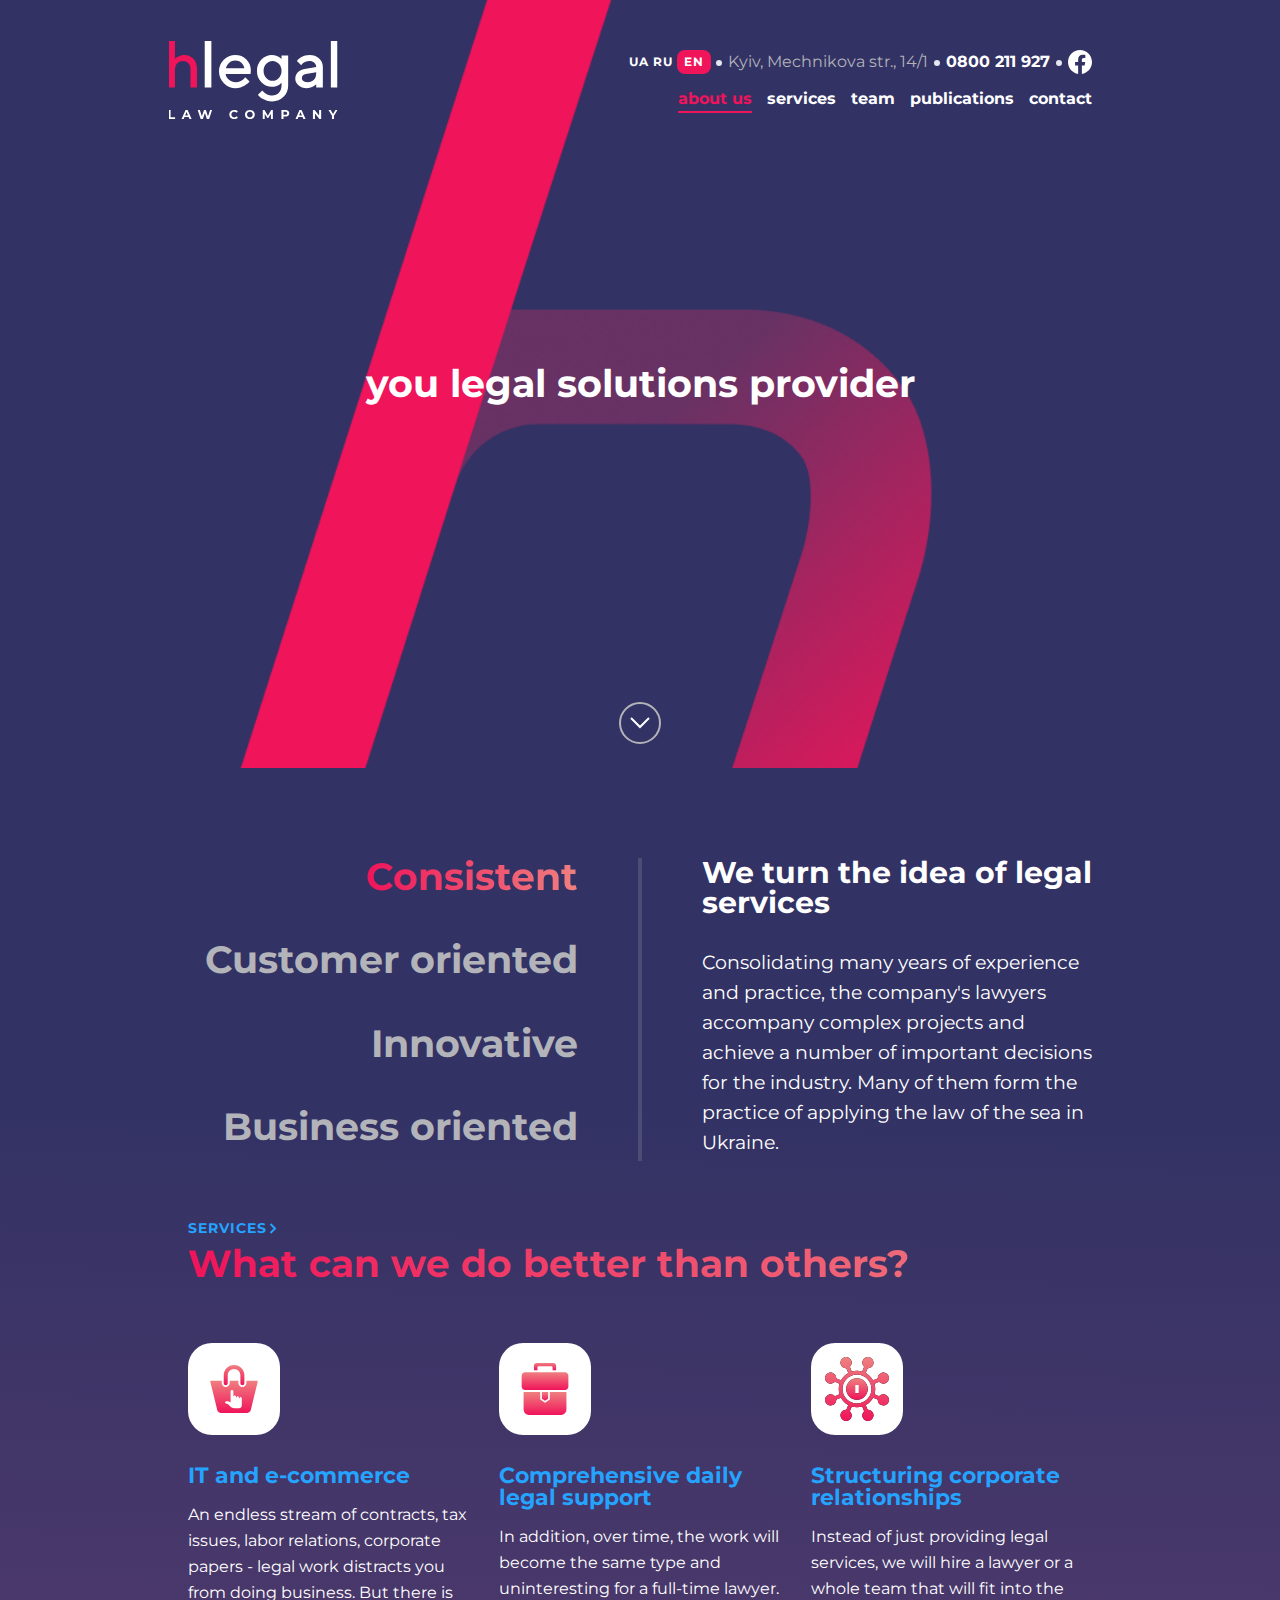
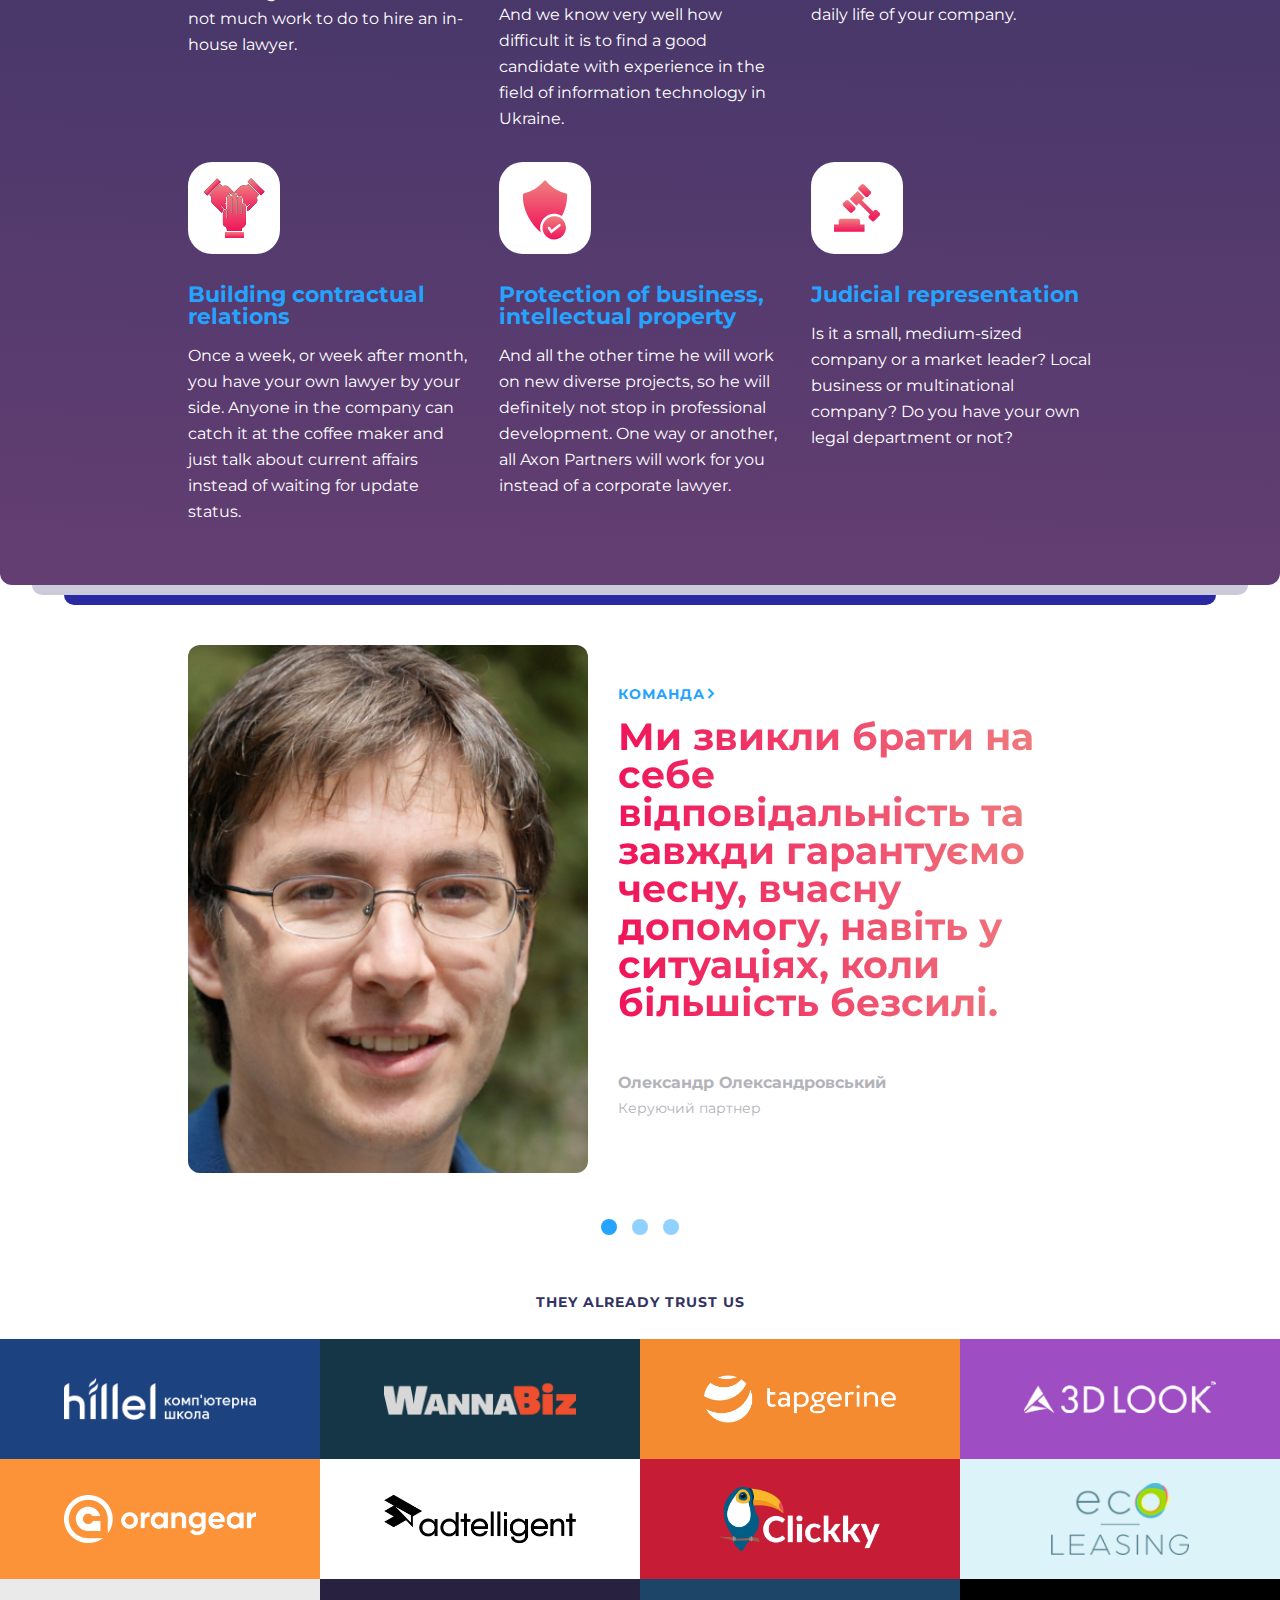
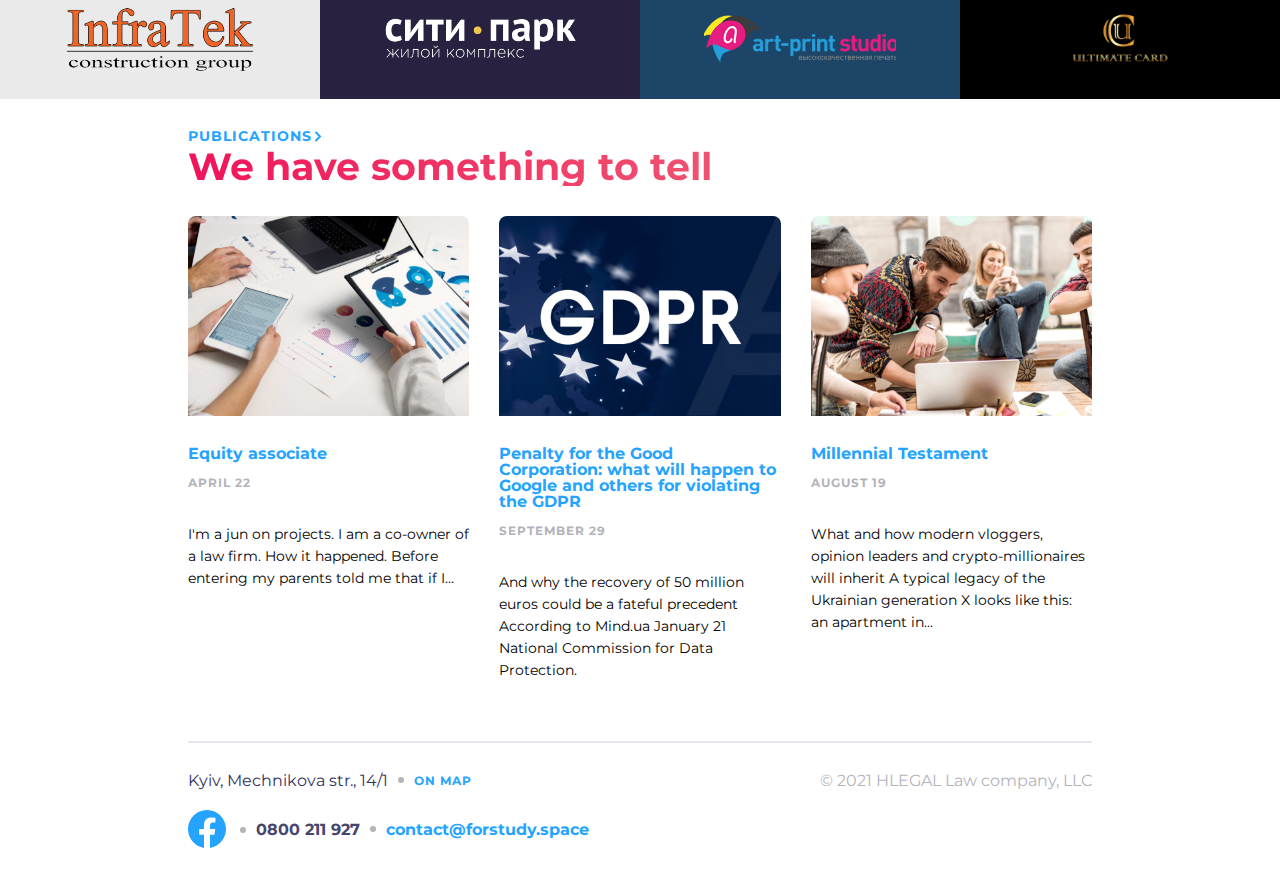
<file: index.html>
<!DOCTYPE html>
<html lang="en">
<head>
    <meta charset="UTF-8">
    <meta name="viewport" content="width=device-width, initial-scale=1.0">
    <link rel="stylesheet" href="/css/nullstyle.css">
    <link rel="stylesheet" href="/css/main.css">
    <link rel="shortcut icon" href="/img/header/favicon.ico" type="image/x-icon">
    <title>home page</title>
</head>
<body>
  <div class="wrapper">
    <div class="gradient-bc">
      <section class="hlegal">
        <img src="/img/home/h.png" alt="">
        <div class="container">
          <header class="header">
            <div class="header__row">
              <div class="header__info">
                <div class="header__lang">
                  <button class="header__ua">UA</button>
                  <button class="header__ru">RU</button>
                  <button class="header__en">EN</button>
                </div>
                <div class="header__address">Kyiv, Mechnikova str., 14/1</div>
                <div class="header__tel">
                  <a href="tel:0800211927" class="header__number">0800 211 927</a>
                </div>
                <a href="#" class="header__fb">
                  <svg width="24" height="24" viewBox="0 0 24 24" fill="currentColor" xmlns="http://www.w3.org/2000/svg">
                    <g clip-path="url(#clip0_22721_6686)">
                      <path d="M24 12.0733C24 5.40541 18.6274 0 12 0C5.37258 0 0 5.40541 0 12.0733C0 18.0995 4.38823 23.0943 10.125 24V15.5633H7.07813V12.0733H10.125V9.41343C10.125 6.38755 11.9165 4.71615 14.6576 4.71615C15.9705 4.71615 17.3438 4.95195 17.3438 4.95195V7.92313H15.8306C14.3399 7.92313 13.875 8.85379 13.875 9.80857V12.0733H17.2031L16.6711 15.5633H13.875V24C19.6118 23.0943 24 18.0995 24 12.0733Z" fill="currentColor"/>
                    </g>
                    <defs>
                      <clipPath id="clip0_22721_6686">
                        <rect width="24" height="24" fill="white"/>
                      </clipPath>
                    </defs>
                  </svg>
                </a>
              </div>
              <div class="header__logo">
                <div class="header__burger">
                  <span></span>
                  <span></span>
                  <span></span>
                </div>
                <a href="../index.html">
                  <img src="/img/header/w-Logo.svg" alt="Logo">
                </a>
              </div>
              <nav class="header__nav nav">
                <ul class="nav__menu">
                  <li><a href="../pages/about.html" class="nav__link nav__link-red">about us</a></li>
                  <li><a href="../pages/services.html" class="nav__link">services</a></li>
                  <li><a href="../pages/team.html" class="nav__link">team</a></li>
                  <li><a href="../pages/publications.html" class="nav__link">publications</a></li>
                  <li><a href="../pages/contacts.html" class="nav__link">contact</a></li>
                </ul>
              </nav>
            </div>
            <a href="#footer" class="header__arrow">
              <svg width="20" height="12" viewBox="0 0 20 12" fill="none" xmlns="http://www.w3.org/2000/svg">
              <path d="M1 1L10 10L19 1" stroke="currentColor" stroke-width="2"/>
              </svg>
            </a>
          </header>
        </div>
      </section>
      <section class="consistent">
        <div class="container">
          <div class="consistent__row">
            <div class="consistent__menu">
              <ul class="consistent__list">
                <li><a href="#" class="consistent__link consistent__link-gradient">Consistent</a></li>
                <li><a href="#" class="consistent__link">Customer oriented</a></li>
                <li><a href="#" class="consistent__link">Innovative</a></li>
                <li><a href="#" class="consistent__link">Business oriented</a></li>
              </ul>
            </div>
            <span class="consistent__line"></span>
            <div class="consistent__about">
              <h2 class="consistent__title">
                We turn the idea of legal services
              </h2>
              <p class="consistent__text">
                Consolidating many years of experience and practice, the company's lawyers accompany complex projects and achieve a number of important decisions for the industry. Many of them form the practice of applying the law of the sea in Ukraine.
              </p>
            </div>
          </div>
        </div>
      </section>
      <section class="services">
        <div class="container">
          <div class="services__topic">
            <a href="../pages/services.html" class="services__subtitle">
              <h4>services</h4>
              <svg width="12" height="13" viewBox="0 0 12 13" fill="none" xmlns="http://www.w3.org/2000/svg">
              <path d="M3.5 2L8 6.5L3.5 11" stroke="currentColor" stroke-width="2"/>
              </svg>
            </a>
            <h2 class="services__title">What can we do better than others?</h2>
          </div>
          <div class="services__row">
            <div class="services__card card">
              <a href="../pages/e-commerce.html" class="card__image">
                <img src="/img/services/Ecommerce.svg" alt="">
              </a>
              <a href="../pages/e-commerce.html" class="card__title">
                <h2>IT and e-commerce</h2>
              </a>
              <p class="card__text">
                An endless stream of contracts, tax issues, labor relations, corporate papers - legal work distracts you from doing business. But there is not much work to do to hire an in-house lawyer.
              </p>
            </div>
            <div class="services__card card">
              <a href="#" class="card__image">
                <img src="/img/services/Support.svg" alt="">
              </a>
              <a href="#" class="card__title">
                <h2>Comprehensive daily 
                  legal support</h2>
              </a>
              <p class="card__text">
                In addition, over time, the work will become the same type and uninteresting for a full-time lawyer. And we know very well how difficult it is to find a good candidate with experience in the field of information technology in Ukraine.
              </p>
            </div>
            <div class="services__card card">
              <a href="#" class="card__image">
                <img src="/img/services/Coprorate.svg" alt="">
              </a>
              <a href="#" class="card__title">
                <h2>Structuring corporate relationships</h2>
              </a>
              <p class="card__text">
                Instead of just providing legal services, we will hire a lawyer or a whole team that will fit into the daily life of your company.
              </p>
            </div>
            <div class="services__card card">
              <a href="#" class="card__image">
                <img src="/img/services/Trust.svg" alt="">
              </a>
              <a href="#" class="card__title">
                <h2>Building contractual relations</h2>
              </a>
              <p class="card__text">
                Once a week, or week after month, you have your own lawyer by your side. Anyone in the company can catch it at the coffee maker and just talk about current affairs instead of waiting for update status.
              </p>
            </div>
            <div class="services__card card">
              <a href="#" class="card__image">
                <img src="/img/services/Protection.svg" alt="">
              </a>
              <a href="#" class="card__title">
                <h2>Protection of business, intellectual property</h2>
              </a>
              <p class="card__text">
                And all the other time he will work on new diverse projects, so he will definitely not stop in professional development. One way or another, all Axon Partners will work for you instead of a corporate lawyer.
              </p>
            </div>
            <div class="services__card card">
              <a href="#" class="card__image">
                <img src="/img/services/Court.svg" alt="">
              </a>
              <a href="#" class="card__title">
                <h2>Judicial representation</h2>
              </a>
              <p class="card__text">
                Is it a small, medium-sized company or a market leader? Local business or multinational company? Do you have your own legal department or not?
              </p>
            </div>
          </div>
        </div>
      </section>
    </div>

    <section class="alex">
      <div class="container">
        <div class="alex__profile profile">
          <a href="../pages/team.html" class="profile__image">
            <img src="/img/team/Alex.jpg" alt="">
          </a>
          <div class="profile__info">
            <a href="../pages/team.html" class="profile__sutitle">
              <h4>команда</h4>
              <svg width="12" height="13" viewBox="0 0 12 13" fill="none" xmlns="http://www.w3.org/2000/svg">
              <path d="M3.5 2L8 6.5L3.5 11" stroke="currentColor" stroke-width="2"/>
              </svg>
            </a>
            <h1 class="profile__title">
              Ми звикли брати на себе відповідальність та завжди гарантуємо чесну, вчасну допомогу, навіть у ситуаціях, коли більшість безсилі.
            </h1>
            <div class="profile__who">
              <h4 class="profile__name">Олександр Олександровський</h4>
              <div class="profile__position">Керуючий партнер</div>
            </div>
          </div>

        </div>
        <div class="slider">
          <span></span>
          <span></span>
          <span></span>
        </div>
      </div>
    </section>
    <section class="trust">
      <h3 class="trust__title">
        They already trust us
      </h3>
      <div class="trust__row">
        <div class="trust__general">
          <a href="#" class="trust__hilel">
            <img src="/img/services/hillel.png" alt="">
          </a>
          <a href="#" class="trust__wanna">
            <img src="/img/services/wannabiz.png" alt="">
          </a>
          <a href="#" class="trust__tap">
            <img src="/img/services/tapgerine.png" alt="">
          </a>
          <a href="#" class="trust__3d">
            <img src="/img/services/3dlook.png" alt="">
          </a>
          <a href="#" class="trust__orange">
            <img src="/img/services/orangear.png" alt="">
          </a>
          <a href="#" class="trust__adte">
            <img src="/img/services/adtelligent.png" alt="">
          </a>
        
        
          <a href="#" class="trust__click">
            <img src="/img/services/clickky.png" alt="">
          </a>
          <a href="#" class="trust__eco">
            <img src="/img/services/eco-leasing.png" alt="">
          </a>
          <a href="#" class="trust__infra">
            <img src="/img/services/ingratek.png" alt="">
          </a>
          <a href="#" class="trust__city">
            <img src="/img/services/city-par.png" alt="">
          </a>
          <a href="#" class="trust__art">
            <img src="/img/services/artprint.png" alt="">
          </a>
          <a href="#" class="trust__ultimate">
            <img src="/img/services/ultimatecard.png" alt="">
          </a>
        </div>
      </div>
    </section>
    <section class="publications__part part">
      <div class="container">
        <a href="../pages/publications.html" class="part__subtitle">
          <h4>Publications</h4>
          <svg width="12" height="13" viewBox="0 0 12 13" fill="none" xmlns="http://www.w3.org/2000/svg">
              <path d="M3.5 2L8 6.5L3.5 11" stroke="currentColor" stroke-width="2"/>
          </svg>
        </a>
        <h1 class="part__title">
          We have something to tell
        </h1>
        <div class="part__cards">
          <div class="part__card">
            <a href="#" class="part__image">
              <img src="/img/publications/Publication-1.jpg" alt="">
            </a>
            <a href="#" class="part__label">
              <h4>Equity associate</h4>
            </a>
            <div class="part__date">
              April 22
            </div>
            <p class="part__text">
              I'm a jun on projects. I am a co-owner of a law firm. How it happened. Before entering my parents told me that if I…
            </p>
          </div>
          <div class="part__card">
            <a href="../pages/gdrp.html" class="part__image">
              <img src="/img/publications/Publication-2.jpg" alt="">
            </a>
            <a href="../pages/gdrp.html" class="part__label">
              <h4>Penalty for the Good Corporation: what will happen to Google and others for violating the GDPR</h4>
            </a>
            <div class="part__date">
              September 29
            </div>
            <p class="part__text">
              And why the recovery of 50 million euros could be a fateful precedent According to Mind.ua January 21 National Commission for Data Protection.
            </p>
          </div>
          <div class="part__card part__card-big ">
            <a href="#" class="part__image">
              <img src="/img/publications/Publication-3.jpg" alt="">
            </a>
            <a href="#" class="part__label">
              <h4>Millennial Testament</h4>
            </a>
            <div class="part__date">
              August 19
            </div>
            <p class="part__text">
              What and how modern vloggers, opinion leaders and crypto-millionaires will inherit A typical legacy of the Ukrainian generation X looks like this: an apartment in…
            </p>
          </div>
        </div>
      </div>
    </section>
    <footer class="footer" id="footer">
      <div class="container">
        <div class="footer__line line"></div>
        <div class="footer__row">
          <div class="footer__address">
            <div class="footer__street">Kyiv, Mechnikova str., 14/1</div>
            <a href="#" class="footer__map">
              On map
            </a>
          </div>
          <div class="footer__details">
            <a href="#" class="footer__fb">
              <svg width="38" height="38" viewBox="0 0 38 38" fill="none" xmlns="http://www.w3.org/2000/svg">
              <g clip-path="url(#clip0_22721_6812)">
              <path d="M38 19.1161C38 8.55857 29.4934 0 19 0C8.50658 0 0 8.55857 0 19.1161C0 28.6575 6.94803 36.5659 16.0312 38V24.6419H11.207V19.1161H16.0312V14.9046C16.0312 10.1136 18.8678 7.46723 23.2078 7.46723C25.2866 7.46723 27.4609 7.84059 27.4609 7.84059V12.545H25.0651C22.7048 12.545 21.9688 14.0185 21.9688 15.5302V19.1161H27.2383L26.3959 24.6419H21.9688V38C31.052 36.5659 38 28.6575 38 19.1161Z" fill="currentColor"/>
              </g>
              <defs>
              <clipPath id="clip0_22721_6812">
              <rect width="38" height="38" fill="white"/>
              </clipPath>
              </defs>
              </svg>
            </a>
            <a href="tel:0800211927" class="footer__tel">0800 211 927</a>
            <a href="mailto:contact@forstudy.space" class="footer__mail">contact@forstudy.space</a>
          </div>
          <div class="footer__copy">
            © 2021 HLEGAL Law company, LLC
          </div>
        </div>
      </div>
    </footer>
  </div>
</body>
</html>
</file>
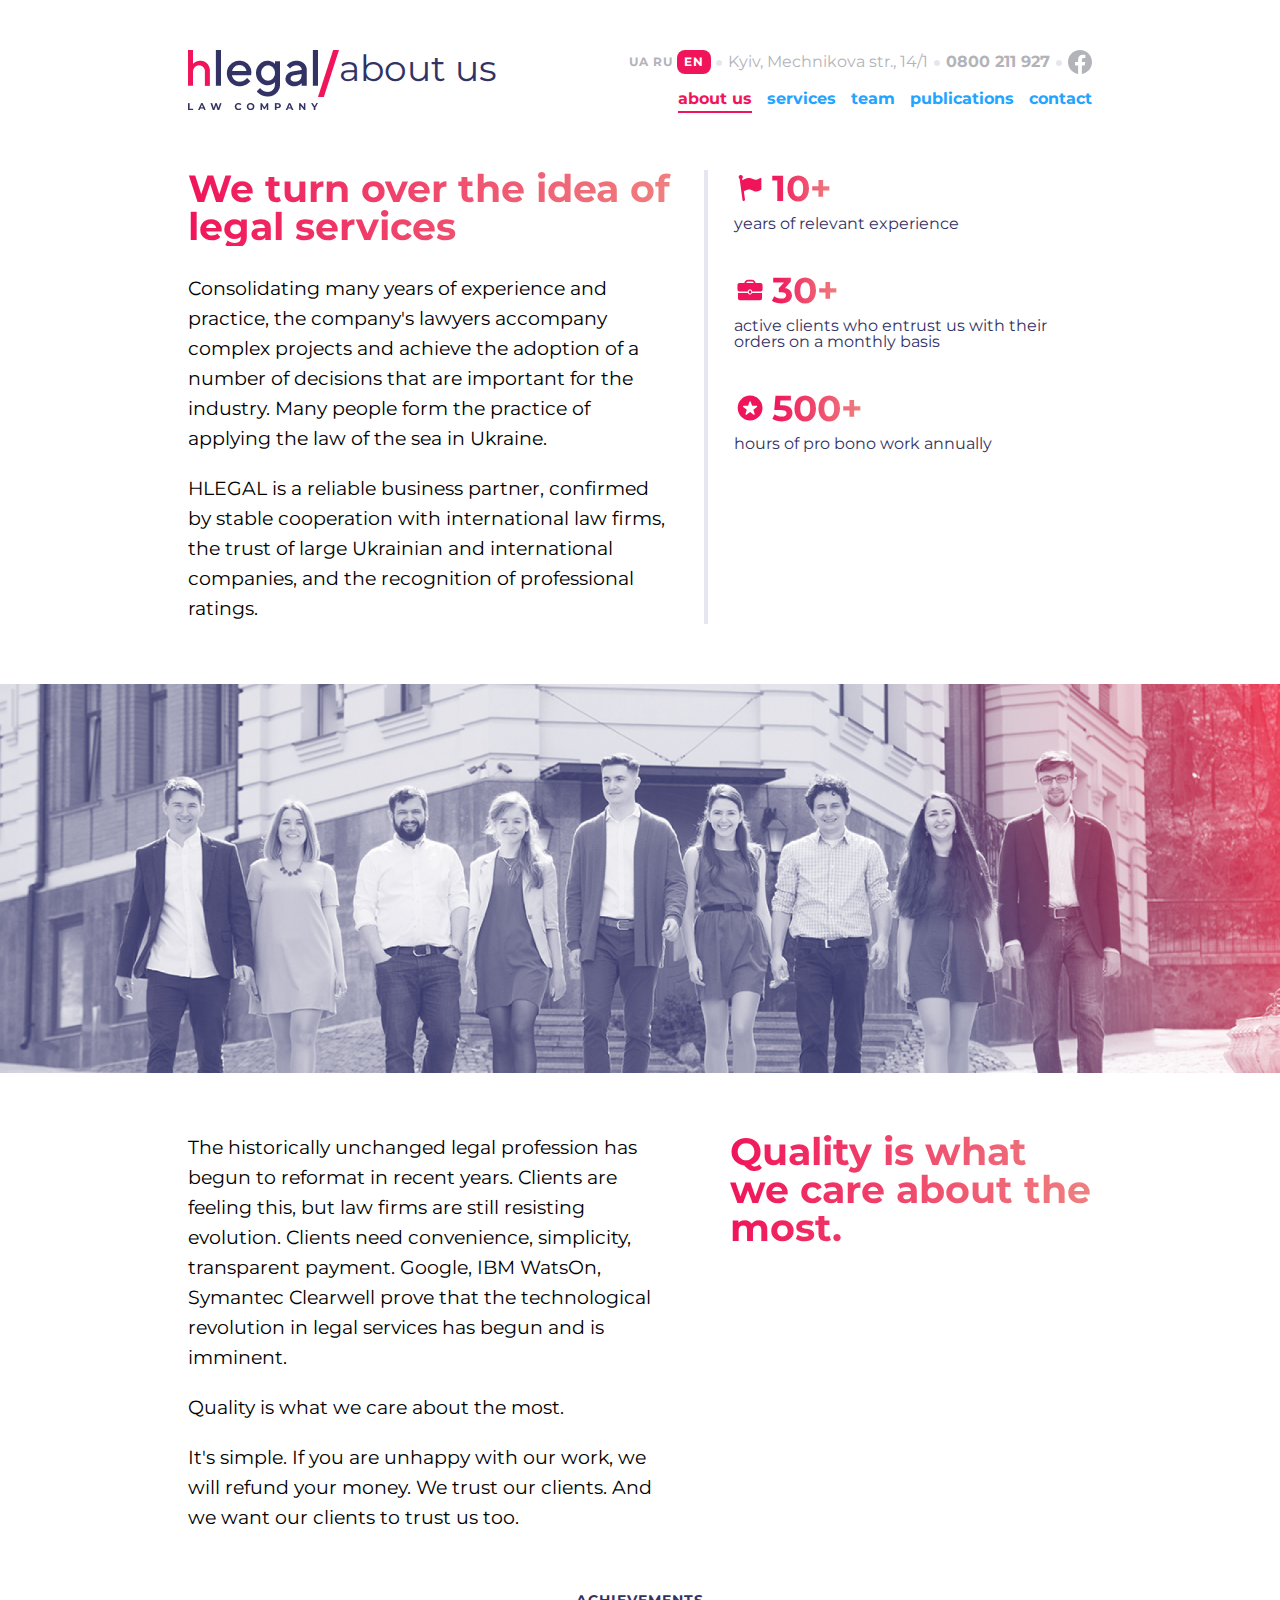
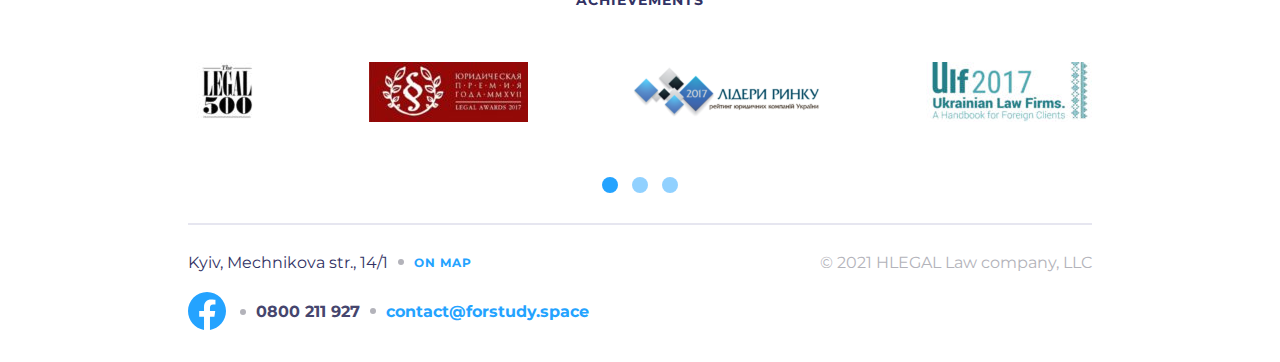
<file: pages/about.html>
<!DOCTYPE html>
<html lang="en">
<head>
    <meta charset="UTF-8">
    <meta name="viewport" content="width=device-width, initial-scale=1.0">
    <link rel="stylesheet" href="/css/nullstyle.css">
    <link rel="stylesheet" href="/css/main.css">
    <link rel="shortcut icon" href="/img/header/favicon.ico" type="image/x-icon">
    <title>home page</title>
</head>
<body>
  <div class="wrapper">
      <section class="about-page">
        <div class="container">
          <header class="header">
            <div class="header__row">
              <div class="header__info">
                <div class="header__lang header__lang-white">
                  <button class="header__ua header__ua-white">UA</button>
                  <button class="header__ru header__ru-white">RU</button>
                  <button class="header__en header__en-white">EN</button>
                </div>
                <div class="header__address">Kyiv, Mechnikova str., 14/1</div>
                <div class="header__tel header__tel-white">
                  <a href="tel:0800211927" class="header__number">0800 211 927</a>
                </div>
                <a href="#" class="header__fb header__fb-white">
                  <svg width="24" height="24" viewBox="0 0 24 24" fill="currentColor" xmlns="http://www.w3.org/2000/svg">
                    <g clip-path="url(#clip0_22721_6686)">
                      <path d="M24 12.0733C24 5.40541 18.6274 0 12 0C5.37258 0 0 5.40541 0 12.0733C0 18.0995 4.38823 23.0943 10.125 24V15.5633H7.07813V12.0733H10.125V9.41343C10.125 6.38755 11.9165 4.71615 14.6576 4.71615C15.9705 4.71615 17.3438 4.95195 17.3438 4.95195V7.92313H15.8306C14.3399 7.92313 13.875 8.85379 13.875 9.80857V12.0733H17.2031L16.6711 15.5633H13.875V24C19.6118 23.0943 24 18.0995 24 12.0733Z" fill="currentColor"/>
                    </g>
                    <defs>
                      <clipPath id="clip0_22721_6686">
                        <rect width="24" height="24" fill="white"/>
                      </clipPath>
                    </defs>
                  </svg>
                </a>
              </div>
              <div class="header__logo header__logo-white">
                <div class="header__burger header__burger-white">
                  <span></span>
                  <span></span>
                  <span></span>
                </div>
                <div class="header__logo-box">
                  <a href="../pages/home.html">
                    <img src="/img/header/Logo.png" alt="Logo">
                  </a>
                  <img src="/img/header/Slash.svg" alt="" class="header__slash">
                  <div class="header__page">
                    about us
                  </div>
                </div>
              </div>
              <nav class="header__nav nav">
                <ul class="nav__menu">
                  <li><a href="../pages/about.html" class="nav__link nav__link-red">about us</a></li>
                  <li><a href="../pages/services.html" class="nav__link nav__link-white">services</a></li>
                  <li><a href="../pages/team.html" class="nav__link nav__link-white">team</a></li>
                  <li><a href="../pages/publications.html" class="nav__link nav__link-white">publications</a></li>
                  <li><a href="../pages/contacts.html" class="nav__link nav__link-white">contact</a></li>
                </ul>
              </nav>
            </div>
          </header>
        </div>
      </section>
      <section class="legal">
        <div class="container">
          <div class="legal__info info">
            <div class="info__row">
              <h1 class="info__title">
                We turn over the idea of legal services
              </h1>
              <div class="info__text">
                <p>Consolidating many years of experience and practice, the company's lawyers accompany complex projects and achieve the adoption of a number of decisions that are important for the industry. Many people form the practice of applying the law of the sea in Ukraine.</p>
                <p>HLEGAL is a reliable business partner, confirmed by stable cooperation with international law firms, the trust of large Ukrainian and international companies, and the recognition of professional ratings.</p>
              </div>
            </div>
            <div class="legal__details details">
              <div class="details__row">
                <div class="details__card">
                  <div class="details__amount">
                    <div class="details__image">
                      <img src="/img/about/Experience.svg" alt="">
                    </div>
                    <div class="details__number">
                      10+
                    </div>
                  </div>
                  <p class="details__text">years of relevant experience</p>
                </div>
                <div class="details__card">
                  <div class="details__amount">
                    <div class="details__image">
                      <img src="/img/about/Clients.svg" alt="">
                    </div>
                    <div class="details__number">
                      30+
                    </div>
                  </div>
                  <p class="details__text">active clients who entrust us with their orders on a monthly basis</p>
                </div>
                <div class="details__card">
                  <div class="details__amount">
                    <div class="details__image">
                      <img src="/img/about/Probono.svg" alt="">
                    </div>
                    <div class="details__number">
                      500+
                    </div>
                  </div>
                  <p class="details__text">hours of pro bono work annually </p>
                </div>
              </div>
            </div>
          </div>
        </div>
      </section>
      <section class="boss">
        <img src="/img/about/Team.jpg" alt="">
      </section>
      <section class="quality">
        <div class="container">
          <div class="quality__row">
            <div class="quality__text">
              <p>The historically unchanged legal profession has begun to reformat in recent years. Clients are feeling this, but law firms are still resisting evolution. Clients need convenience, simplicity, transparent payment. Google, IBM WatsOn, Symantec Clearwell prove that the technological revolution in legal services has begun and is imminent.</p>
              <p>Quality is what we care about the most.</p>
              <p>It's simple. If you are unhappy with our work, we will refund your money. We trust our clients. And we want our clients to trust us too.</p>
            </div>
            <h1 class="quality__title">
              Quality is what we care about the most.
            </h1>
          </div>
        </div>
      </section>

      <section class="achievements">
        <div class="container">
          <h3 class="achievements__title">
            achievements
          </h3>
          <div class="achievements__row">
            <div class="achievements__images">
              <div class="achievements__img achievements__img-one">
                <img src="/img/about/Achievment-1.png" alt="">
              </div>
              <div class="achievements__img">
                <img src="/img/about/Achievment-2.png" alt="">
              </div>
              <div class="achievements__img">
                <img src="/img/about/Achievment-3.png" alt="">
              </div>
              <div class="achievements__img">
                <img src="/img/about/Achievment-4.png" alt="">
              </div>
            </div>
            <div class="achievements__slider">
              <ul>
                <li></li>
                <li></li>
                <li></li>
                <li class="circle"></li>
                <li class="circle"></li>
                <li class="circle"></li>
              </ul>
            </div>
          </div>
        </div>
      </section>

    <footer class="footer" id="footer">
      <div class="container">
        <div class="footer__line line"></div>
        <div class="footer__row">
          <div class="footer__address">
            <div class="footer__street">Kyiv, Mechnikova str., 14/1</div>
            <a href="#" class="footer__map">
              On map
            </a>
          </div>
          <div class="footer__details">
            <a href="#" class="footer__fb">
              <svg width="38" height="38" viewBox="0 0 38 38" fill="none" xmlns="http://www.w3.org/2000/svg">
              <g clip-path="url(#clip0_22721_6812)">
              <path d="M38 19.1161C38 8.55857 29.4934 0 19 0C8.50658 0 0 8.55857 0 19.1161C0 28.6575 6.94803 36.5659 16.0312 38V24.6419H11.207V19.1161H16.0312V14.9046C16.0312 10.1136 18.8678 7.46723 23.2078 7.46723C25.2866 7.46723 27.4609 7.84059 27.4609 7.84059V12.545H25.0651C22.7048 12.545 21.9688 14.0185 21.9688 15.5302V19.1161H27.2383L26.3959 24.6419H21.9688V38C31.052 36.5659 38 28.6575 38 19.1161Z" fill="currentColor"/>
              </g>
              <defs>
              <clipPath id="clip0_22721_6812">
              <rect width="38" height="38" fill="white"/>
              </clipPath>
              </defs>
              </svg>
            </a>
            <a href="tel:0800211927" class="footer__tel">0800 211 927</a>
            <a href="mailto:contact@forstudy.space" class="footer__mail">contact@forstudy.space</a>
          </div>
          <div class="footer__copy">
            © 2021 HLEGAL Law company, LLC
          </div>
        </div>
      </div>
    </footer>
  </div>
</body>
</html>
</file>
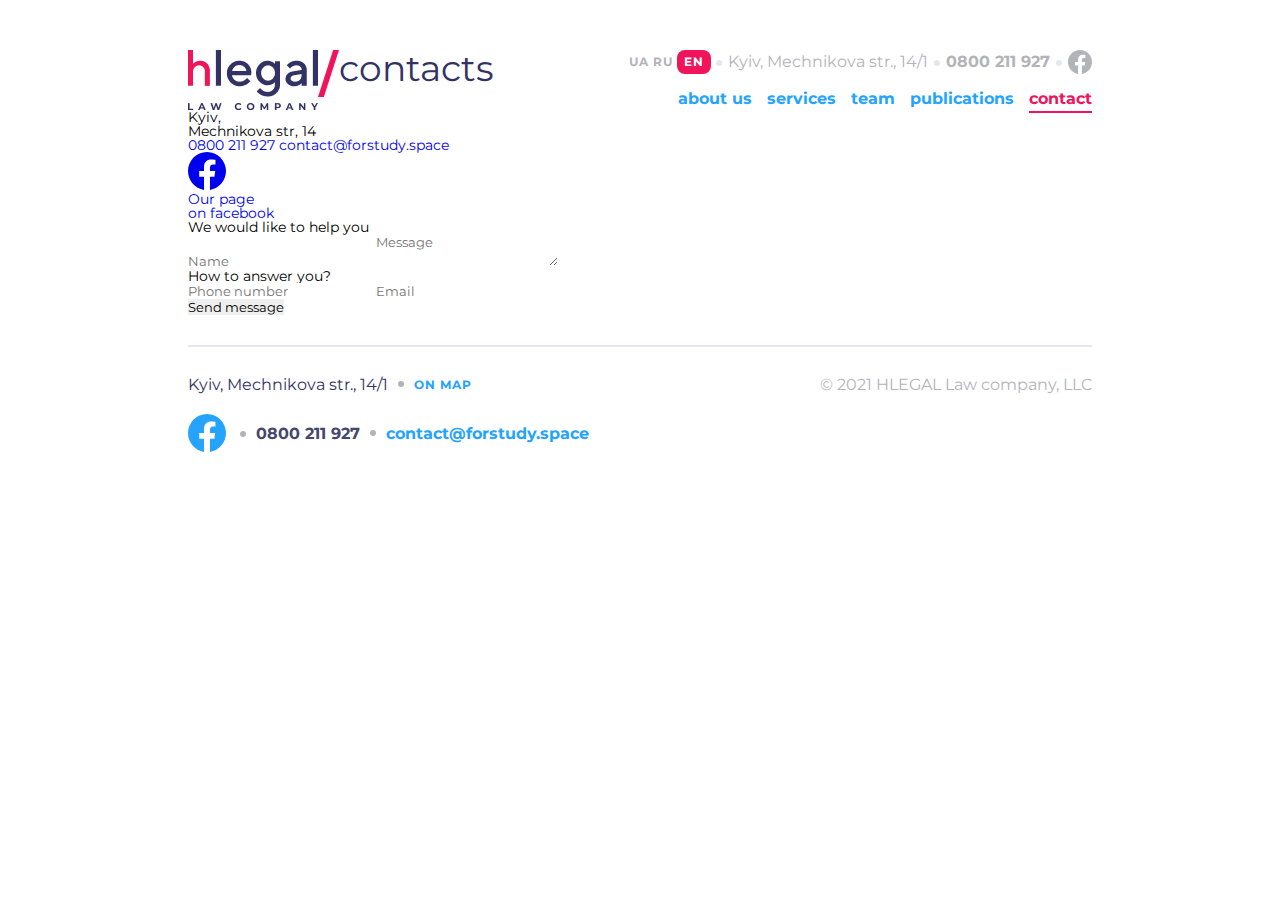
<file: pages/contacts.html>
<!DOCTYPE html>
<html lang="en">
<head>
    <meta charset="UTF-8">
    <meta name="viewport" content="width=device-width, initial-scale=1.0">
    <link rel="stylesheet" href="/css/nullstyle.css">
    <link rel="stylesheet" href="/css/main.css">
    <link rel="shortcut icon" href="/img/header/favicon.ico" type="image/x-icon">
    <title>home page</title>
</head>
<body>
  <div class="wrapper">
      <section class="about-page">
        <div class="container">
          <header class="header">
            <div class="header__row">
              <div class="header__info">
                <div class="header__lang header__lang-white">
                  <button class="header__ua header__ua-white">UA</button>
                  <button class="header__ru header__ru-white">RU</button>
                  <button class="header__en header__en-white">EN</button>
                </div>
                <div class="header__address">Kyiv, Mechnikova str., 14/1</div>
                <div class="header__tel header__tel-white">
                  <a href="tel:0800211927" class="header__number">0800 211 927</a>
                </div>
                <a href="#" class="header__fb header__fb-white">
                  <svg width="24" height="24" viewBox="0 0 24 24" fill="currentColor" xmlns="http://www.w3.org/2000/svg">
                    <g clip-path="url(#clip0_22721_6686)">
                      <path d="M24 12.0733C24 5.40541 18.6274 0 12 0C5.37258 0 0 5.40541 0 12.0733C0 18.0995 4.38823 23.0943 10.125 24V15.5633H7.07813V12.0733H10.125V9.41343C10.125 6.38755 11.9165 4.71615 14.6576 4.71615C15.9705 4.71615 17.3438 4.95195 17.3438 4.95195V7.92313H15.8306C14.3399 7.92313 13.875 8.85379 13.875 9.80857V12.0733H17.2031L16.6711 15.5633H13.875V24C19.6118 23.0943 24 18.0995 24 12.0733Z" fill="currentColor"/>
                    </g>
                    <defs>
                      <clipPath id="clip0_22721_6686">
                        <rect width="24" height="24" fill="white"/>
                      </clipPath>
                    </defs>
                  </svg>
                </a>
              </div>
              <div class="header__logo header__logo-white">
                <div class="header__burger header__burger-white">
                  <span></span>
                  <span></span>
                  <span></span>
                </div>
                <div class="header__logo-box">
                  <a href="../pages/home.html">
                    <img src="/img/header/Logo.png" alt="Logo">
                  </a>
                  <img src="/img/header/Slash.svg" alt="" class="header__slash">
                  <div class="header__page">
                    contacts
                  </div>
                </div>
              </div>
              <nav class="header__nav nav">
                <ul class="nav__menu">
                  <li><a href="../pages/about.html" class="nav__link nav__link-white ">about us</a></li>
                  <li><a href="../pages/services.html" class="nav__link nav__link-white">services</a></li>
                  <li><a href="../pages/team.html" class="nav__link nav__link-white">team</a></li>
                  <li><a href="../pages/publications.html" class="nav__link nav__link-white">publications</a></li>
                  <li><a href="../pages/contacts.html" class="nav__link nav__link-red">contact</a></li>
                </ul>
              </nav>
            </div>
          </header>
        </div>
      </section>
      
      <section class="contacts">
        <div class="container">
          <div class="contacts__row">
            <div class="contacts__details">
              <div class="contacts__address">
                Kyiv, <br> Mechnikova str, 14
              </div>
              <div class="contacts__contact">
                <a href="tel:0800211927" class="contacts__tel">0800 211 927</a>
                <a href="mailto:contact@forstudy.space" class="contacts__email">contact@forstudy.space</a>
              </div>
              <a href="#" class="contacts__fb">
                <svg class="contacts__img" width="38" height="38" viewBox="0 0 38 38" fill="none" xmlns="http://www.w3.org/2000/svg">
              <g clip-path="url(#clip0_22721_6812)">
              <path d="M38 19.1161C38 8.55857 29.4934 0 19 0C8.50658 0 0 8.55857 0 19.1161C0 28.6575 6.94803 36.5659 16.0312 38V24.6419H11.207V19.1161H16.0312V14.9046C16.0312 10.1136 18.8678 7.46723 23.2078 7.46723C25.2866 7.46723 27.4609 7.84059 27.4609 7.84059V12.545H25.0651C22.7048 12.545 21.9688 14.0185 21.9688 15.5302V19.1161H27.2383L26.3959 24.6419H21.9688V38C31.052 36.5659 38 28.6575 38 19.1161Z" fill="currentColor"/>
              </g>
              <defs>
              <clipPath id="clip0_22721_6812">
              <rect width="38" height="38" fill="white"/>
              </clipPath>
              </defs>
              </svg>
              <div class="contacts__our-page">
                Our page <br> on facebook
              </div>
              </a>
            </div>
            <div class="contacts__forms">
              <h1 class="contacts__title">
                We would like to help you
              </h1>
              <form action="#" method="post" class="contacts__form">
                <fieldset class="contacts__message">
                  <input type="text" placeholder="Name" class="contacts__name">
                  <textarea name="Message" placeholder="Message" id="message" class="contacts__text"></textarea>
                </fieldset>
                <fieldset class="contacts__answer">
                  <h1 class="contacts__subtitle">
                    How to answer you?
                  </h1>
                  <input class="contacts__number" type="text" name="phone-number" id="" placeholder="Phone number">
                  <input type="email" class="contacts__email-input" placeholder="Email">
                </fieldset>
                
                  <button class="contacts__btn">
                    Send message
                  </button>
                
              </form>
            </div>
          </div>
        </div>
      </section>
      

    <footer class="footer" id="footer">
      <div class="container">
        <div class="footer__line line"></div>
        <div class="footer__row">
          <div class="footer__address">
            <div class="footer__street">Kyiv, Mechnikova str., 14/1</div>
            <a href="#" class="footer__map">
              On map
            </a>
          </div>
          <div class="footer__details">
            <a href="#" class="footer__fb">
              <svg width="38" height="38" viewBox="0 0 38 38" fill="none" xmlns="http://www.w3.org/2000/svg">
              <g clip-path="url(#clip0_22721_6812)">
              <path d="M38 19.1161C38 8.55857 29.4934 0 19 0C8.50658 0 0 8.55857 0 19.1161C0 28.6575 6.94803 36.5659 16.0312 38V24.6419H11.207V19.1161H16.0312V14.9046C16.0312 10.1136 18.8678 7.46723 23.2078 7.46723C25.2866 7.46723 27.4609 7.84059 27.4609 7.84059V12.545H25.0651C22.7048 12.545 21.9688 14.0185 21.9688 15.5302V19.1161H27.2383L26.3959 24.6419H21.9688V38C31.052 36.5659 38 28.6575 38 19.1161Z" fill="currentColor"/>
              </g>
              <defs>
              <clipPath id="clip0_22721_6812">
              <rect width="38" height="38" fill="white"/>
              </clipPath>
              </defs>
              </svg>
            </a>
            <a href="tel:0800211927" class="footer__tel">0800 211 927</a>
            <a href="mailto:contact@forstudy.space" class="footer__mail">contact@forstudy.space</a>
          </div>
          <div class="footer__copy">
            © 2021 HLEGAL Law company, LLC
          </div>
        </div>
      </div>
    </footer>
  </div>
</body>
</html>
</file>
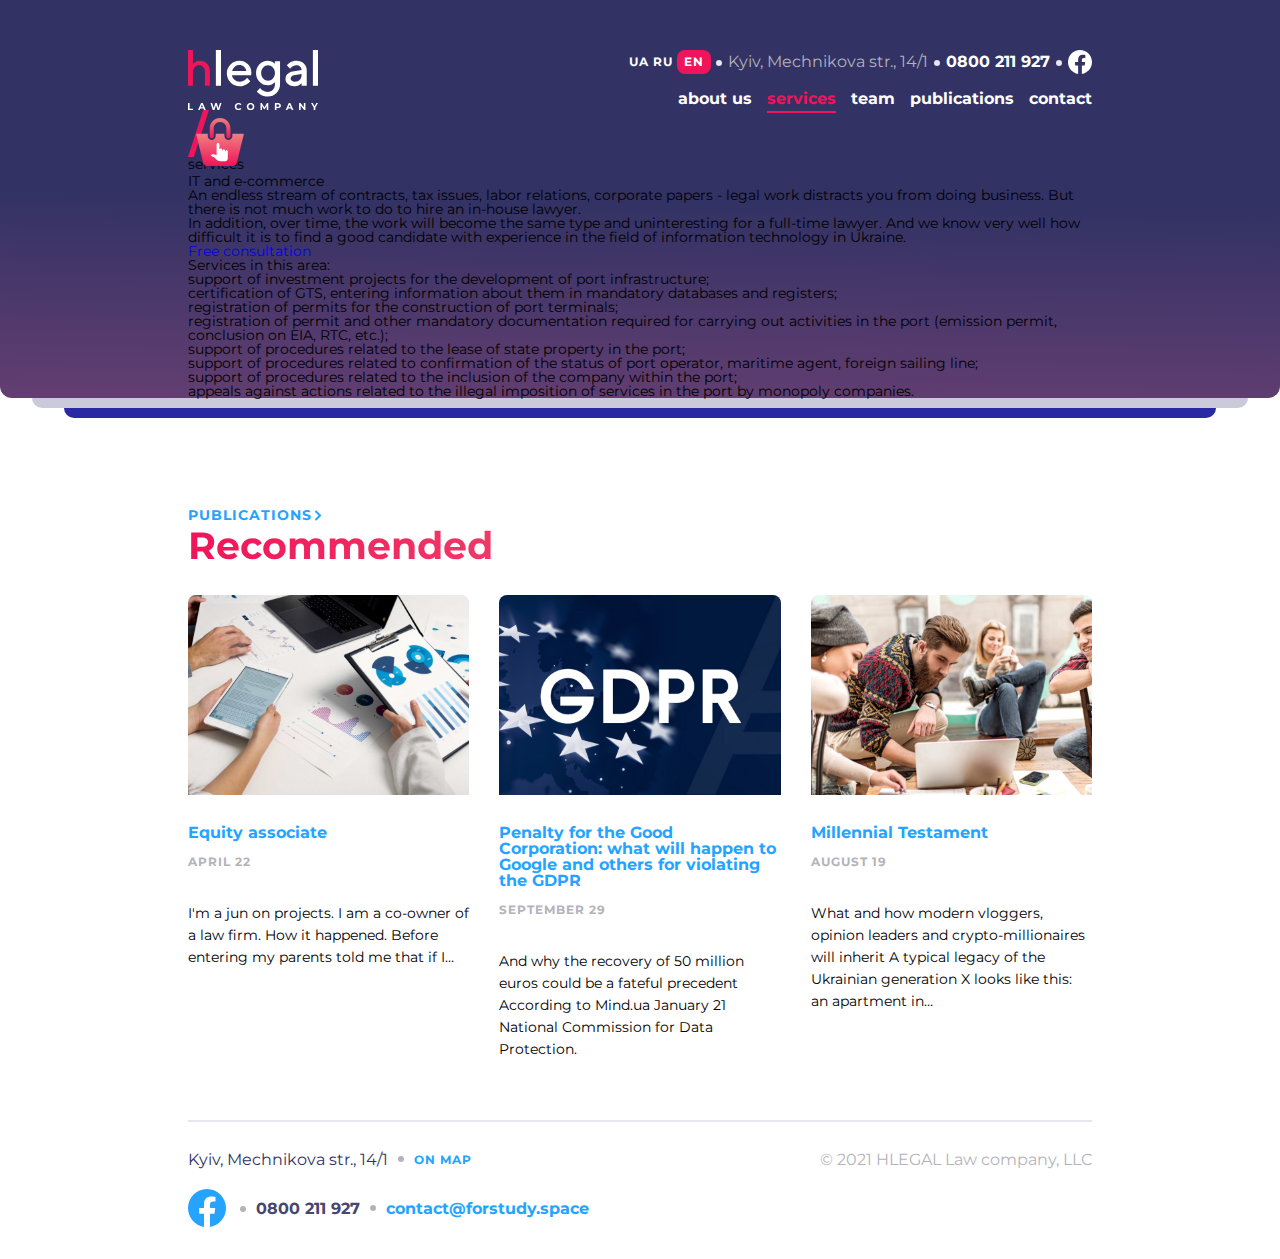
<file: pages/e-commerce.html>
<!DOCTYPE html>
<html lang="en">
<head>
    <meta charset="UTF-8">
    <meta name="viewport" content="width=device-width, initial-scale=1.0">
    <link rel="stylesheet" href="/css/nullstyle.css">
    <link rel="stylesheet" href="/css/main.css">
    <link rel="shortcut icon" href="/img/header/favicon.ico" type="image/x-icon">
    <title>home page</title>
</head>
<body>
  <div class="wrapper">
    <div class="gradient-bc" style="margin-bottom: 80px; padding: 0;">
      <section class="hlegal-servicess">
        <div class="container">
          <header class="header">
            <div class="header__row">
              <div class="header__info">
                <div class="header__lang">
                  <button class="header__ua">UA</button>
                  <button class="header__ru">RU</button>
                  <button class="header__en">EN</button>
                </div>
                <div class="header__address">Kyiv, Mechnikova str., 14/1</div>
                <div class="header__tel">
                  <a href="tel:0800211927" class="header__number">0800 211 927</a>
                </div>
                <a href="#" class="header__fb">
                  <svg width="24" height="24" viewBox="0 0 24 24" fill="currentColor" xmlns="http://www.w3.org/2000/svg">
                    <g clip-path="url(#clip0_22721_6686)">
                      <path d="M24 12.0733C24 5.40541 18.6274 0 12 0C5.37258 0 0 5.40541 0 12.0733C0 18.0995 4.38823 23.0943 10.125 24V15.5633H7.07813V12.0733H10.125V9.41343C10.125 6.38755 11.9165 4.71615 14.6576 4.71615C15.9705 4.71615 17.3438 4.95195 17.3438 4.95195V7.92313H15.8306C14.3399 7.92313 13.875 8.85379 13.875 9.80857V12.0733H17.2031L16.6711 15.5633H13.875V24C19.6118 23.0943 24 18.0995 24 12.0733Z" fill="currentColor"/>
                    </g>
                    <defs>
                      <clipPath id="clip0_22721_6686">
                        <rect width="24" height="24" fill="white"/>
                      </clipPath>
                    </defs>
                  </svg>
                </a>
              </div>
              <div class="header__logo">
                <div class="header__burger">
                  <span></span>
                  <span></span>
                  <span></span>
                </div>
                <div class="header__logo-box1">
                  <a href="../index.html">
                    <img src="/img/header/w-Logo.svg" alt="Logo">
                  </a>
                  <img src="/img/header/Slash.svg" alt="" class="header__slash">
                  <div class="header__page-black" >
                    services
                  </div>
                </div>
              </div>
              <nav class="header__nav nav">
                <ul class="nav__menu">
                  <li><a href="../pages/about.html" class="nav__link ">about us</a></li>
                  <li><a href="../pages/services.html" class="nav__link nav__link-red">services</a></li>
                  <li><a href="../pages/team.html" class="nav__link">team</a></li>
                  <li><a href="../pages/publications.html" class="nav__link">publications</a></li>
                  <li><a href="../pages/contacts.html" class="nav__link">contact</a></li>
                </ul>
              </nav>
            </div>
          </header>
        </div>
      </section>

      <section class="ecom">
        <div class="container">
          <div class="ecom__row">
            <div class="ecom__it">
              <a href="#" class="ecom__image">
                <img src="/img/services/Ecommerce.svg" alt="">
              </a>
              <h1 class="ecom__title">IT and e-commerce</h1>
              <div class="ecom__text">
                <p>
                  An endless stream of contracts, tax issues, labor relations, corporate papers - legal work distracts you from doing business. But there is not much work to do to hire an in-house lawyer.
                </p>
                <p>
                  In addition, over time, the work will become the same type and uninteresting for a full-time lawyer. And we know very well how difficult it is to find a good candidate with experience in the field of information technology in Ukraine.
                </p>
              </div>
              <a href="#" class="ecom__btn">Free consultation</a>
            </div>
            <h3 class="ecom__subtitle">Services in this area:</h3>
            <div class="ecom__menu">
              <div class="ecom__projects">
                <ul class="ecom__list">
                  <li class="ecom__item">support of investment projects for the development of port infrastructure;</li>
                  <li class="ecom__item">certification of GTS, entering information about them in mandatory databases and registers;</li>
                  <li class="ecom__item">registration of permits for the construction of port terminals;</li>
                  <li class="ecom__item">registration of permit and other mandatory documentation required for carrying out activities in the port (emission permit, conclusion on EIA, RTC, etc.);</li>
                </ul>
              </div>
              <div class="ecom__procedures">
                <ul class="ecom__list">
                  <li class="ecom__item">support of procedures related to the lease of state property in the port;</li>
                  <li class="ecom__item">support of procedures related to confirmation of the status of port operator, maritime agent, foreign sailing line;</li>
                  <li class="ecom__item">support of procedures related to the inclusion of the company within the port;</li>
                  <li class="ecom__item">appeals against actions related to the illegal imposition of services in the port by monopoly companies.</li>
                </ul>
              </div>
            </div>
          </div>
        </div>
      </section>
      </div>
      <section class="publications__part part">
      <div class="container">
        <a href="../pages/publications.html" class="part__subtitle">
          <h4>Publications</h4>
          <svg width="12" height="13" viewBox="0 0 12 13" fill="none" xmlns="http://www.w3.org/2000/svg">
              <path d="M3.5 2L8 6.5L3.5 11" stroke="currentColor" stroke-width="2"/>
          </svg>
        </a>
        <h1 class="part__title">
          Recommended
        </h1>
        <div class="part__cards">
          <div class="part__card">
            <a href="#" class="part__image">
              <img src="/img/publications/Publication-1.jpg" alt="">
            </a>
            <a href="#" class="part__label">
              <h4>Equity associate</h4>
            </a>
            <div class="part__date">
              April 22
            </div>
            <p class="part__text">
              I'm a jun on projects. I am a co-owner of a law firm. How it happened. Before entering my parents told me that if I…
            </p>
          </div>
          <div class="part__card">
            <a href="../pages/gdrp.html" class="part__image">
              <img src="/img/publications/Publication-2.jpg" alt="">
            </a>
            <a href="../pages/gdrp.html" class="part__label">
              <h4>Penalty for the Good Corporation: what will happen to Google and others for violating the GDPR</h4>
            </a>
            <div class="part__date">
              September 29
            </div>
            <p class="part__text">
              And why the recovery of 50 million euros could be a fateful precedent According to Mind.ua January 21 National Commission for Data Protection.
            </p>
          </div>
          <div class="part__card part__card-big ">
            <a href="#" class="part__image">
              <img src="/img/publications/Publication-3.jpg" alt="">
            </a>
            <a href="#" class="part__label">
              <h4>Millennial Testament</h4>
            </a>
            <div class="part__date">
              August 19
            </div>
            <p class="part__text">
              What and how modern vloggers, opinion leaders and crypto-millionaires will inherit A typical legacy of the Ukrainian generation X looks like this: an apartment in…
            </p>
          </div>
        </div>
      </div>
    </section>
    <footer class="footer" id="footer">
      <div class="container">
        <div class="footer__line line"></div>
        <div class="footer__row">
          <div class="footer__address">
            <div class="footer__street">Kyiv, Mechnikova str., 14/1</div>
            <a href="#" class="footer__map">
              On map
            </a>
          </div>
          <div class="footer__details">
            <a href="#" class="footer__fb">
              <svg width="38" height="38" viewBox="0 0 38 38" fill="none" xmlns="http://www.w3.org/2000/svg">
              <g clip-path="url(#clip0_22721_6812)">
              <path d="M38 19.1161C38 8.55857 29.4934 0 19 0C8.50658 0 0 8.55857 0 19.1161C0 28.6575 6.94803 36.5659 16.0312 38V24.6419H11.207V19.1161H16.0312V14.9046C16.0312 10.1136 18.8678 7.46723 23.2078 7.46723C25.2866 7.46723 27.4609 7.84059 27.4609 7.84059V12.545H25.0651C22.7048 12.545 21.9688 14.0185 21.9688 15.5302V19.1161H27.2383L26.3959 24.6419H21.9688V38C31.052 36.5659 38 28.6575 38 19.1161Z" fill="currentColor"/>
              </g>
              <defs>
              <clipPath id="clip0_22721_6812">
              <rect width="38" height="38" fill="white"/>
              </clipPath>
              </defs>
              </svg>
            </a>
            <a href="tel:0800211927" class="footer__tel">0800 211 927</a>
            <a href="mailto:contact@forstudy.space" class="footer__mail">contact@forstudy.space</a>
          </div>
          <div class="footer__copy">
            © 2021 HLEGAL Law company, LLC
          </div>
        </div>
      </div>
    </footer>
  
</body>
</html>
</file>
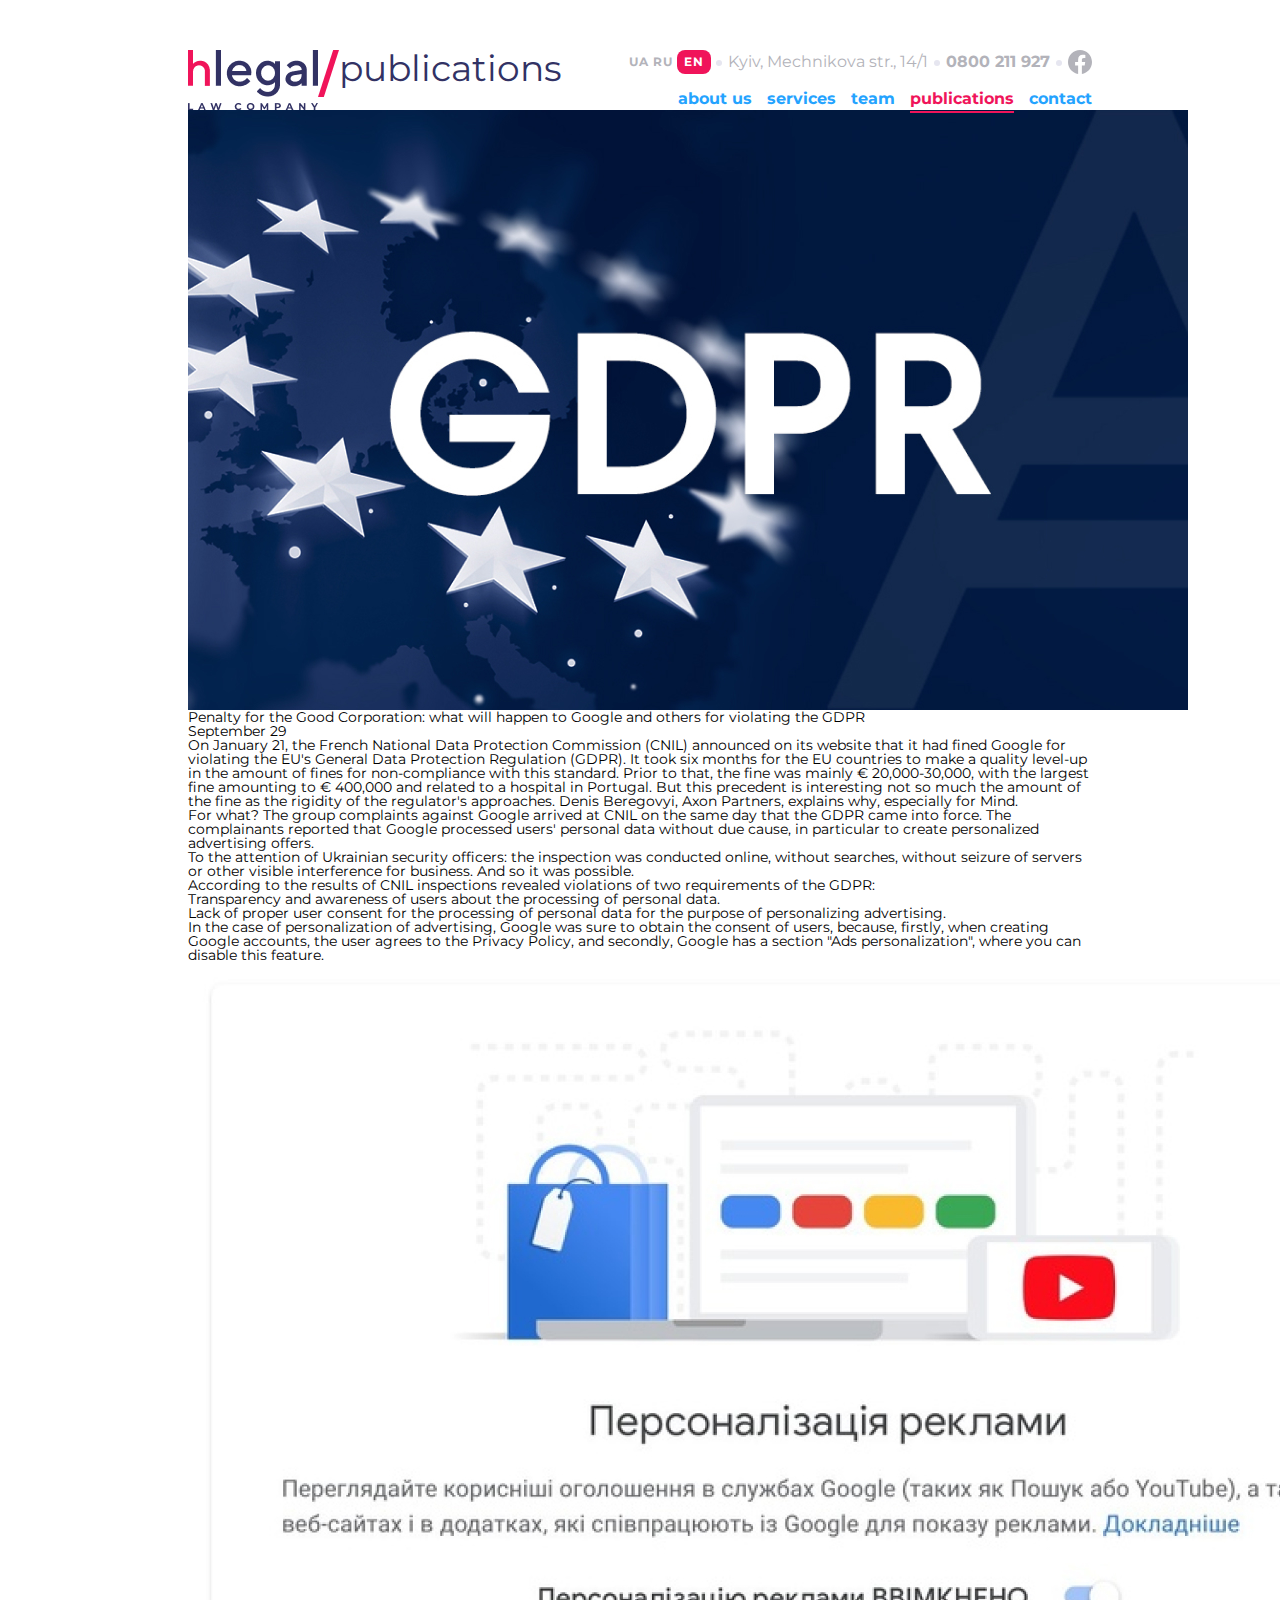
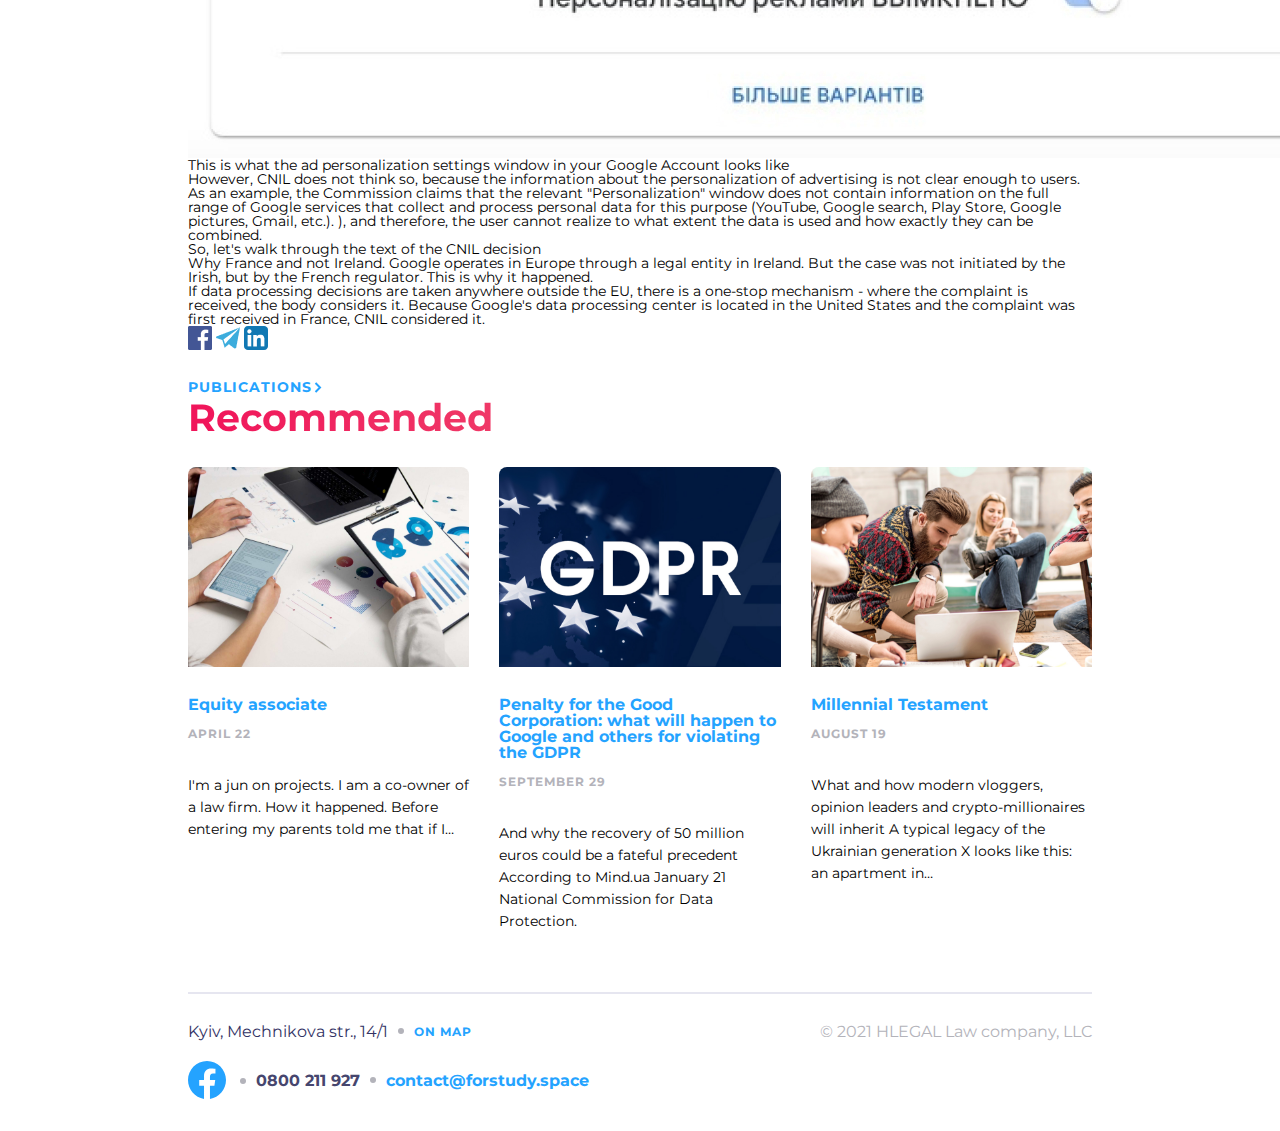
<file: pages/gdrp.html>
<!DOCTYPE html>
<html lang="en">
<head>
    <meta charset="UTF-8">
    <meta name="viewport" content="width=device-width, initial-scale=1.0">
    <link rel="stylesheet" href="/css/nullstyle.css">
    <link rel="stylesheet" href="/css/main.css">
    <link rel="shortcut icon" href="/img/header/favicon.ico" type="image/x-icon">
    <title>home page</title>
</head>
<body>
  <div class="wrapper">
      <section class="about-page">
        <div class="container">
          <header class="header">
            <div class="header__row">
              <div class="header__info">
                <div class="header__lang header__lang-white">
                  <button class="header__ua header__ua-white">UA</button>
                  <button class="header__ru header__ru-white">RU</button>
                  <button class="header__en header__en-white">EN</button>
                </div>
                <div class="header__address">Kyiv, Mechnikova str., 14/1</div>
                <div class="header__tel header__tel-white">
                  <a href="tel:0800211927" class="header__number">0800 211 927</a>
                </div>
                <a href="#" class="header__fb header__fb-white">
                  <svg width="24" height="24" viewBox="0 0 24 24" fill="currentColor" xmlns="http://www.w3.org/2000/svg">
                    <g clip-path="url(#clip0_22721_6686)">
                      <path d="M24 12.0733C24 5.40541 18.6274 0 12 0C5.37258 0 0 5.40541 0 12.0733C0 18.0995 4.38823 23.0943 10.125 24V15.5633H7.07813V12.0733H10.125V9.41343C10.125 6.38755 11.9165 4.71615 14.6576 4.71615C15.9705 4.71615 17.3438 4.95195 17.3438 4.95195V7.92313H15.8306C14.3399 7.92313 13.875 8.85379 13.875 9.80857V12.0733H17.2031L16.6711 15.5633H13.875V24C19.6118 23.0943 24 18.0995 24 12.0733Z" fill="currentColor"/>
                    </g>
                    <defs>
                      <clipPath id="clip0_22721_6686">
                        <rect width="24" height="24" fill="white"/>
                      </clipPath>
                    </defs>
                  </svg>
                </a>
              </div>
              <div class="header__logo header__logo-white">
                <div class="header__burger header__burger-white">
                  <span></span>
                  <span></span>
                  <span></span>
                </div>
                <div class="header__logo-box">
                  <a href="../index.html">
                    <img src="/img/header/Logo.png" alt="Logo">
                  </a>
                  <img src="/img/header/Slash.svg" alt="" class="header__slash">
                  <div class="header__page">
                    publications
                  </div>
                </div>
              </div>
              <nav class="header__nav nav">
                <ul class="nav__menu">
                  <li><a href="../pages/about.html" class="nav__link nav__link-white ">about us</a></li>
                  <li><a href="../pages/services.html" class="nav__link nav__link-white">services</a></li>
                  <li><a href="../pages/team.html" class="nav__link nav__link-white">team</a></li>
                  <li><a href="../pages/publications.html" class="nav__link nav__link-red">publications</a></li>
                  <li><a href="../pages/contacts.html" class="nav__link nav__link-white">contact</a></li>
                </ul>
              </nav>
            </div>
          </header>
        </div>
      </section>
      
      <section class="gdrp">
        <div class="container">
          <div class="gdrp__row">
            <div class="gdrp__about about">
              <a href="#" class="about__image">
                <img src="/img/publications/Publication-2.jpg" alt="">
              </a>
              <h2 class="about__title">
                Penalty for the Good Corporation: what will happen to Google and others for violating the GDPR
              </h2>
              <div class="about__date">
                September 29
              </div>
            </div>
            <div class="gdrp__info information">
              <div class="information__text">
                <div class="information__cnil">
                  <p>
                    On January 21, the French National Data Protection Commission (CNIL) announced on its website that it had fined Google for violating the EU's General Data Protection Regulation (GDPR). It took six months for the EU countries to make a quality level-up in the amount of fines for non-compliance with this standard. Prior to that, the fine was mainly € 20,000-30,000, with the largest fine amounting to € 400,000 and related to a hospital in Portugal. But this precedent is interesting not so much the amount of the fine as the rigidity of the regulator's approaches. Denis Beregovyi, Axon Partners, explains why, especially for Mind.</p>
                  <p>
                    For what? The group complaints against Google arrived at CNIL on the same day that the GDPR came into force. The complainants reported that Google processed users' personal data without due cause, in particular to create personalized advertising offers.
                  </p>
                </div>
                <div class="information__title">
                  <h1>To the attention of Ukrainian security officers: the inspection was conducted online, without searches, without seizure of servers or other visible interference for business. And so it was possible.</h1>
                </div>
              </div>
            </div>
            <div class="gdrp__results results">
                <h3 class="results__title">
                  According to the results of CNIL inspections revealed violations of two requirements of the GDPR:
                </h3>
                <div class="results__list list">
                  <ul>
                    <li class="list__item-1">Transparency and awareness of users about the processing of personal data.</li>
                    <li class="list__item-2" >Lack of proper user consent for the processing of personal data for the purpose of personalizing advertising.</li>
                  </ul>
                </div>
                <div class="results__text">
                  <p>In the case of personalization of advertising, Google was sure to obtain the consent of users, because, firstly, when creating Google accounts, the user agrees to the Privacy Policy, and secondly, Google has a section "Ads personalization", where you can disable this feature.</p>
                  <a href="#" class="results__add">
                    <img src="/img/publications/Illustration.jpg" alt="">
                  </a>
                  <div class="results__add-text">
                    This is what the ad personalization settings window in your Google Account looks like
                  </div>
                  <p>However, CNIL does not think so, because the information about the personalization of advertising is not clear enough to users. As an example, the Commission claims that the relevant "Personalization" window does not contain information on the full range of Google services that collect and process personal data for this purpose (YouTube, Google search, Play Store, Google pictures, Gmail, etc.). ), and therefore, the user cannot realize to what extent the data is used and how exactly they can be combined.</p>
                </div>
              </div>
              <div class="gdrp__decision decision">
                <h3 class="decision__title">
                  So, let's walk through the text of the CNIL decision
                </h3>
                <div class="decision__text">
                  <p>Why France and not Ireland. Google operates in Europe through a legal entity in Ireland. But the case was not initiated by the Irish, but by the French regulator. This is why it happened.</p>
                  <p>If data processing decisions are taken anywhere outside the EU, there is a one-stop mechanism - where the complaint is received, the body considers it. Because Google's data processing center is located in the United States and the complaint was first received in France, CNIL considered it.</p>
                </div>
              </div>
              <div class="gdrp__social social">
                <div class="social__images">
                  <a href="#" class="social__fb">
                    <img src="/img/publications/Facebook.png" alt="">
                  </a>
                  <a href="#" class="social__tg">
                    <img src="/img/publications/Telegram.png" alt="">
                  </a>
                  <a href="#" class="social__linked">
                    <img src="/img/publications/LinkedIn.png" alt="">
                  </a>
                </div>
              </div>
          </div>
        </div>
      </section>
      <section class="publications__part part">
      <div class="container">
        <a href="../pages/publications.html" class="part__subtitle">
          <h4>Publications</h4>
          <svg width="12" height="13" viewBox="0 0 12 13" fill="none" xmlns="http://www.w3.org/2000/svg">
              <path d="M3.5 2L8 6.5L3.5 11" stroke="currentColor" stroke-width="2"/>
          </svg>
        </a>
        <h1 class="part__title">
          Recommended
        </h1>
        <div class="part__cards">
          <div class="part__card">
            <a href="#" class="part__image">
              <img src="/img/publications/Publication-1.jpg" alt="">
            </a>
            <a href="#" class="part__label">
              <h4>Equity associate</h4>
            </a>
            <div class="part__date">
              April 22
            </div>
            <p class="part__text">
              I'm a jun on projects. I am a co-owner of a law firm. How it happened. Before entering my parents told me that if I…
            </p>
          </div>
          <div class="part__card">
            <a href="#" class="part__image">
              <img src="/img/publications/Publication-2.jpg" alt="">
            </a>
            <a href="#" class="part__label">
              <h4>Penalty for the Good Corporation: what will happen to Google and others for violating the GDPR</h4>
            </a>
            <div class="part__date">
              September 29
            </div>
            <p class="part__text">
              And why the recovery of 50 million euros could be a fateful precedent According to Mind.ua January 21 National Commission for Data Protection.
            </p>
          </div>
          <div class="part__card part__card-big ">
            <a href="#" class="part__image">
              <img src="/img/publications/Publication-3.jpg" alt="">
            </a>
            <a href="#" class="part__label">
              <h4>Millennial Testament</h4>
            </a>
            <div class="part__date">
              August 19
            </div>
            <p class="part__text">
              What and how modern vloggers, opinion leaders and crypto-millionaires will inherit A typical legacy of the Ukrainian generation X looks like this: an apartment in…
            </p>
          </div>
        </div>
      </div>
    </section>


    <footer class="footer" id="footer">
      <div class="container">
        <div class="footer__line line"></div>
        <div class="footer__row">
          <div class="footer__address">
            <div class="footer__street">Kyiv, Mechnikova str., 14/1</div>
            <a href="#" class="footer__map">
              On map
            </a>
          </div>
          <div class="footer__details">
            <a href="#" class="footer__fb">
              <svg width="38" height="38" viewBox="0 0 38 38" fill="none" xmlns="http://www.w3.org/2000/svg">
              <g clip-path="url(#clip0_22721_6812)">
              <path d="M38 19.1161C38 8.55857 29.4934 0 19 0C8.50658 0 0 8.55857 0 19.1161C0 28.6575 6.94803 36.5659 16.0312 38V24.6419H11.207V19.1161H16.0312V14.9046C16.0312 10.1136 18.8678 7.46723 23.2078 7.46723C25.2866 7.46723 27.4609 7.84059 27.4609 7.84059V12.545H25.0651C22.7048 12.545 21.9688 14.0185 21.9688 15.5302V19.1161H27.2383L26.3959 24.6419H21.9688V38C31.052 36.5659 38 28.6575 38 19.1161Z" fill="currentColor"/>
              </g>
              <defs>
              <clipPath id="clip0_22721_6812">
              <rect width="38" height="38" fill="white"/>
              </clipPath>
              </defs>
              </svg>
            </a>
            <a href="tel:0800211927" class="footer__tel">0800 211 927</a>
            <a href="mailto:contact@forstudy.space" class="footer__mail">contact@forstudy.space</a>
          </div>
          <div class="footer__copy">
            © 2021 HLEGAL Law company, LLC
          </div>
        </div>
      </div>
    </footer>
  </div>
</body>
</html>
</file>
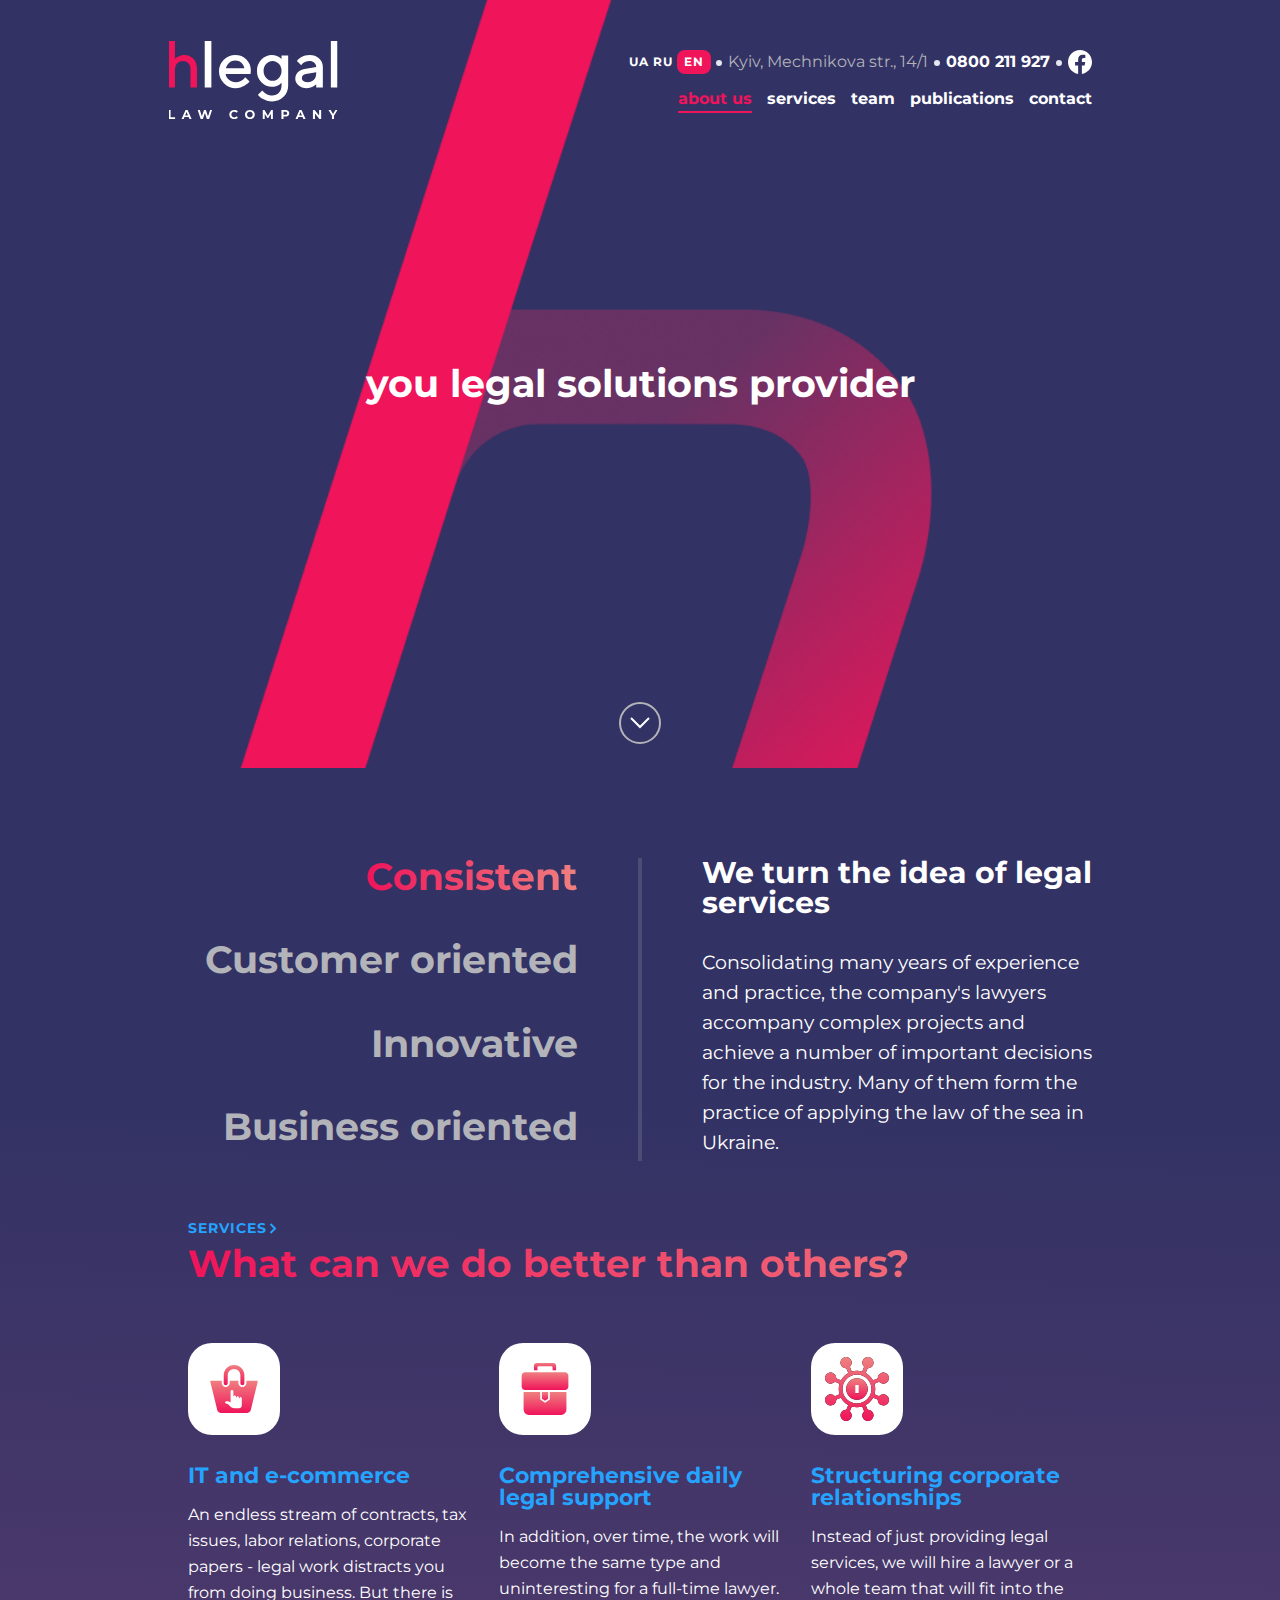
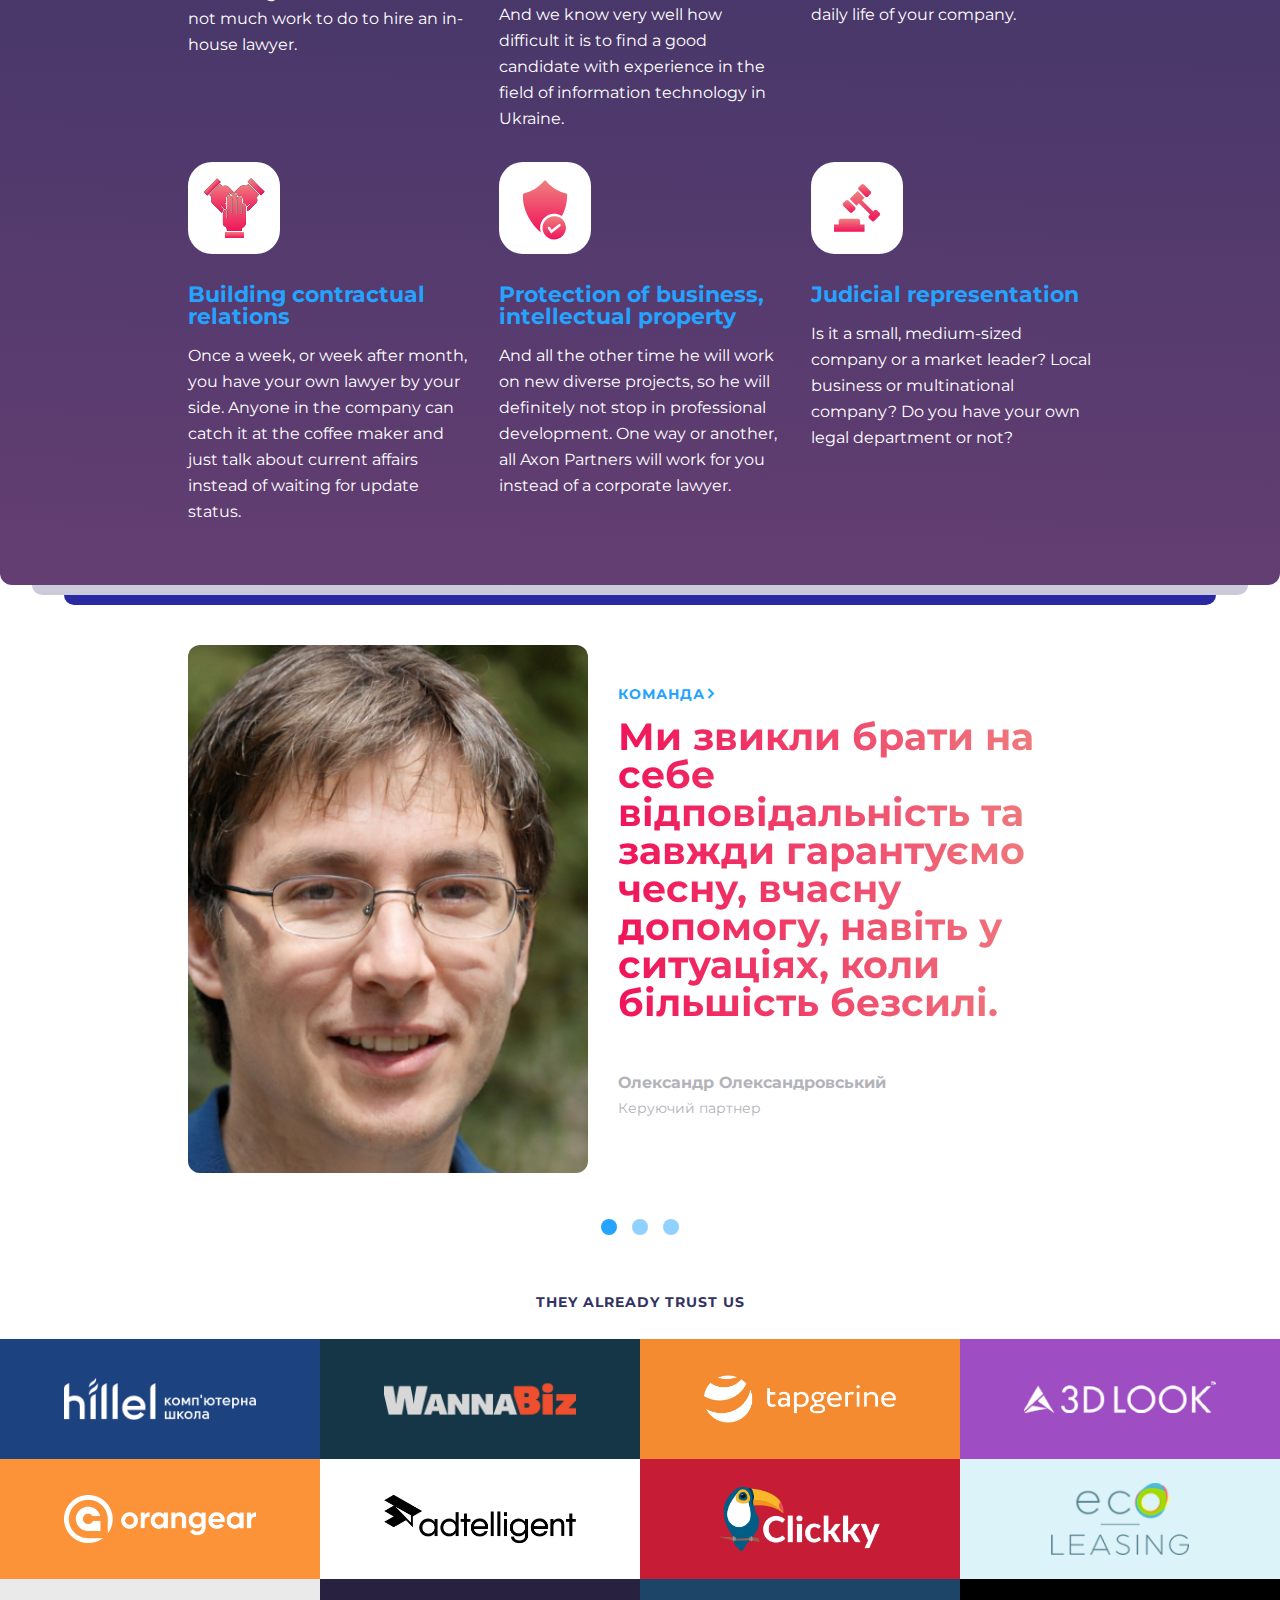
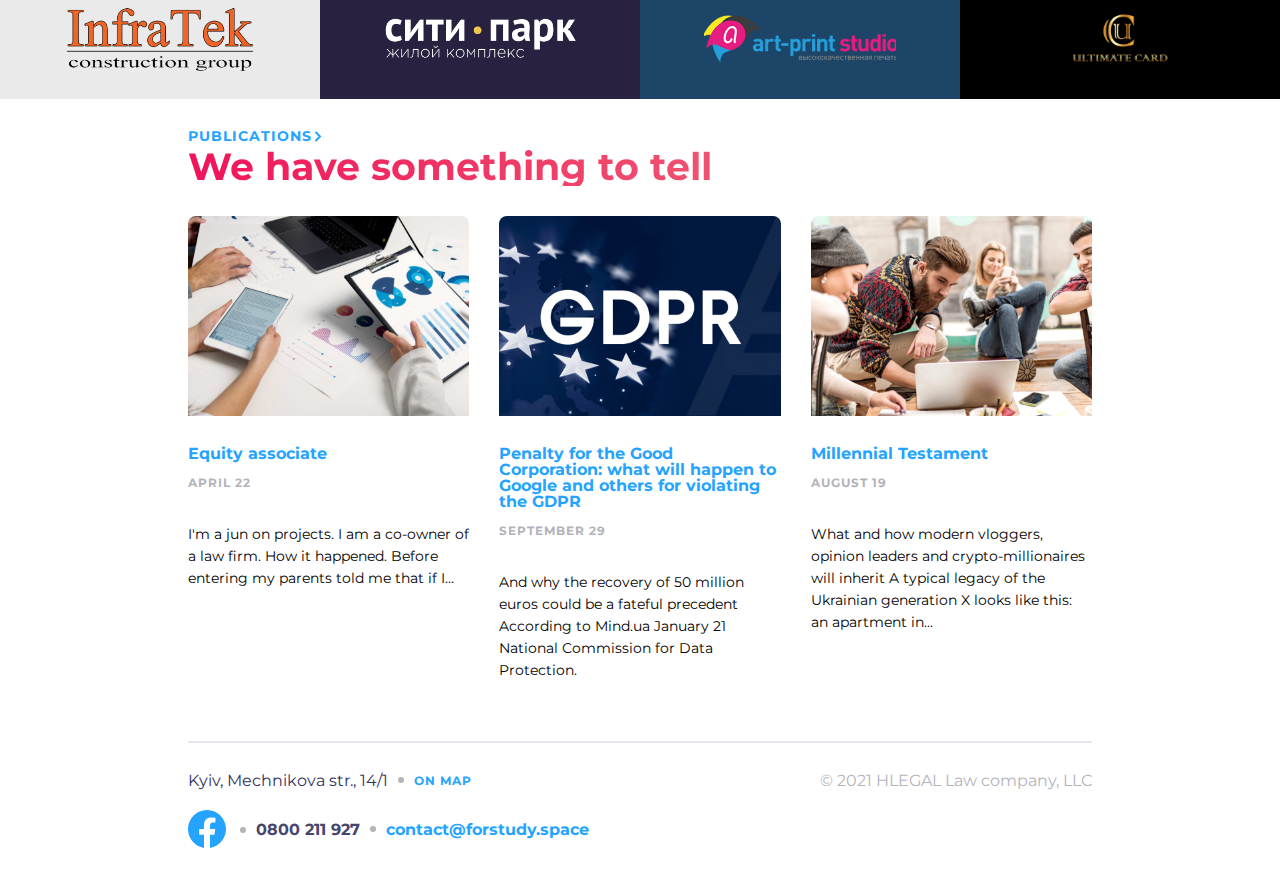
<file: pages/home.html>
<!DOCTYPE html>
<html lang="en">
<head>
    <meta charset="UTF-8">
    <meta name="viewport" content="width=device-width, initial-scale=1.0">
    <link rel="stylesheet" href="/css/nullstyle.css">
    <link rel="stylesheet" href="/css/main.css">
    <link rel="shortcut icon" href="/img/header/favicon.ico" type="image/x-icon">
    <title>home page</title>
</head>
<body>
  <div class="wrapper">
    <div class="gradient-bc">
      <section class="hlegal">
        <img src="/img/home/h.png" alt="">
        <div class="container">
          <header class="header">
            <div class="header__row">
              <div class="header__info">
                <div class="header__lang">
                  <button class="header__ua">UA</button>
                  <button class="header__ru">RU</button>
                  <button class="header__en">EN</button>
                </div>
                <div class="header__address">Kyiv, Mechnikova str., 14/1</div>
                <div class="header__tel">
                  <a href="tel:0800211927" class="header__number">0800 211 927</a>
                </div>
                <a href="#" class="header__fb">
                  <svg width="24" height="24" viewBox="0 0 24 24" fill="currentColor" xmlns="http://www.w3.org/2000/svg">
                    <g clip-path="url(#clip0_22721_6686)">
                      <path d="M24 12.0733C24 5.40541 18.6274 0 12 0C5.37258 0 0 5.40541 0 12.0733C0 18.0995 4.38823 23.0943 10.125 24V15.5633H7.07813V12.0733H10.125V9.41343C10.125 6.38755 11.9165 4.71615 14.6576 4.71615C15.9705 4.71615 17.3438 4.95195 17.3438 4.95195V7.92313H15.8306C14.3399 7.92313 13.875 8.85379 13.875 9.80857V12.0733H17.2031L16.6711 15.5633H13.875V24C19.6118 23.0943 24 18.0995 24 12.0733Z" fill="currentColor"/>
                    </g>
                    <defs>
                      <clipPath id="clip0_22721_6686">
                        <rect width="24" height="24" fill="white"/>
                      </clipPath>
                    </defs>
                  </svg>
                </a>
              </div>
              <div class="header__logo">
                <div class="header__burger">
                  <span></span>
                  <span></span>
                  <span></span>
                </div>
                <a href="../pages/home.html">
                  <img src="/img/header/w-Logo.svg" alt="Logo">
                </a>
              </div>
              <nav class="header__nav nav">
                <ul class="nav__menu">
                  <li><a href="../pages/about.html" class="nav__link nav__link-red">about us</a></li>
                  <li><a href="../pages/services.html" class="nav__link">services</a></li>
                  <li><a href="../pages/team.html" class="nav__link">team</a></li>
                  <li><a href="../pages/publications.html" class="nav__link">publications</a></li>
                  <li><a href="../pages/contacts.html" class="nav__link">contact</a></li>
                </ul>
              </nav>
            </div>
            <a href="#footer" class="header__arrow">
              <svg width="20" height="12" viewBox="0 0 20 12" fill="none" xmlns="http://www.w3.org/2000/svg">
              <path d="M1 1L10 10L19 1" stroke="currentColor" stroke-width="2"/>
              </svg>
            </a>
          </header>
        </div>
      </section>
      <section class="consistent">
        <div class="container">
          <div class="consistent__row">
            <div class="consistent__menu">
              <ul class="consistent__list">
                <li><a href="#" class="consistent__link consistent__link-gradient">Consistent</a></li>
                <li><a href="#" class="consistent__link">Customer oriented</a></li>
                <li><a href="#" class="consistent__link">Innovative</a></li>
                <li><a href="#" class="consistent__link">Business oriented</a></li>
              </ul>
            </div>
            <span class="consistent__line"></span>
            <div class="consistent__about">
              <h2 class="consistent__title">
                We turn the idea of legal services
              </h2>
              <p class="consistent__text">
                Consolidating many years of experience and practice, the company's lawyers accompany complex projects and achieve a number of important decisions for the industry. Many of them form the practice of applying the law of the sea in Ukraine.
              </p>
            </div>
          </div>
        </div>
      </section>
      <section class="services">
        <div class="container">
          <div class="services__topic">
            <a href="../pages/services.html" class="services__subtitle">
              <h4>services</h4>
              <svg width="12" height="13" viewBox="0 0 12 13" fill="none" xmlns="http://www.w3.org/2000/svg">
              <path d="M3.5 2L8 6.5L3.5 11" stroke="currentColor" stroke-width="2"/>
              </svg>
            </a>
            <h2 class="services__title">What can we do better than others?</h2>
          </div>
          <div class="services__row">
            <div class="services__card card">
              <a href="#" class="card__image">
                <img src="/img/services/Ecommerce.svg" alt="">
              </a>
              <a href="../pages/e-commerce.html" class="card__title">
                <h2>IT and e-commerce</h2>
              </a>
              <p class="card__text">
                An endless stream of contracts, tax issues, labor relations, corporate papers - legal work distracts you from doing business. But there is not much work to do to hire an in-house lawyer.
              </p>
            </div>
            <div class="services__card card">
              <a href="#" class="card__image">
                <img src="/img/services/Support.svg" alt="">
              </a>
              <a href="#" class="card__title">
                <h2>Comprehensive daily 
                  legal support</h2>
              </a>
              <p class="card__text">
                In addition, over time, the work will become the same type and uninteresting for a full-time lawyer. And we know very well how difficult it is to find a good candidate with experience in the field of information technology in Ukraine.
              </p>
            </div>
            <div class="services__card card">
              <a href="#" class="card__image">
                <img src="/img/services/Coprorate.svg" alt="">
              </a>
              <a href="#" class="card__title">
                <h2>Structuring corporate relationships</h2>
              </a>
              <p class="card__text">
                Instead of just providing legal services, we will hire a lawyer or a whole team that will fit into the daily life of your company.
              </p>
            </div>
            <div class="services__card card">
              <a href="#" class="card__image">
                <img src="/img/services/Trust.svg" alt="">
              </a>
              <a href="#" class="card__title">
                <h2>Building contractual relations</h2>
              </a>
              <p class="card__text">
                Once a week, or week after month, you have your own lawyer by your side. Anyone in the company can catch it at the coffee maker and just talk about current affairs instead of waiting for update status.
              </p>
            </div>
            <div class="services__card card">
              <a href="#" class="card__image">
                <img src="/img/services/Protection.svg" alt="">
              </a>
              <a href="#" class="card__title">
                <h2>Protection of business, intellectual property</h2>
              </a>
              <p class="card__text">
                And all the other time he will work on new diverse projects, so he will definitely not stop in professional development. One way or another, all Axon Partners will work for you instead of a corporate lawyer.
              </p>
            </div>
            <div class="services__card card">
              <a href="#" class="card__image">
                <img src="/img/services/Court.svg" alt="">
              </a>
              <a href="#" class="card__title">
                <h2>Judicial representation</h2>
              </a>
              <p class="card__text">
                Is it a small, medium-sized company or a market leader? Local business or multinational company? Do you have your own legal department or not?
              </p>
            </div>
          </div>
        </div>
      </section>
    </div>

    <section class="alex">
      <div class="container">
        <div class="alex__profile profile">
          <a href="../pages/team.html" class="profile__image">
            <img src="/img/team/Alex.jpg" alt="">
          </a>
          <div class="profile__info">
            <a href="../pages/team.html" class="profile__sutitle">
              <h4>команда</h4>
              <svg width="12" height="13" viewBox="0 0 12 13" fill="none" xmlns="http://www.w3.org/2000/svg">
              <path d="M3.5 2L8 6.5L3.5 11" stroke="currentColor" stroke-width="2"/>
              </svg>
            </a>
            <h1 class="profile__title">
              Ми звикли брати на себе відповідальність та завжди гарантуємо чесну, вчасну допомогу, навіть у ситуаціях, коли більшість безсилі.
            </h1>
            <div class="profile__who">
              <h4 class="profile__name">Олександр Олександровський</h4>
              <div class="profile__position">Керуючий партнер</div>
            </div>
          </div>

        </div>
        <div class="slider">
          <span></span>
          <span></span>
          <span></span>
        </div>
      </div>
    </section>
    <section class="trust">
      <h3 class="trust__title">
        They already trust us
      </h3>
      <div class="trust__row">
        <div class="trust__general">
          <a href="#" class="trust__hilel">
            <img src="/img/services/hillel.png" alt="">
          </a>
          <a href="#" class="trust__wanna">
            <img src="/img/services/wannabiz.png" alt="">
          </a>
          <a href="#" class="trust__tap">
            <img src="/img/services/tapgerine.png" alt="">
          </a>
          <a href="#" class="trust__3d">
            <img src="/img/services/3dlook.png" alt="">
          </a>
          <a href="#" class="trust__orange">
            <img src="/img/services/orangear.png" alt="">
          </a>
          <a href="#" class="trust__adte">
            <img src="/img/services/adtelligent.png" alt="">
          </a>
        
        
          <a href="#" class="trust__click">
            <img src="/img/services/clickky.png" alt="">
          </a>
          <a href="#" class="trust__eco">
            <img src="/img/services/eco-leasing.png" alt="">
          </a>
          <a href="#" class="trust__infra">
            <img src="/img/services/ingratek.png" alt="">
          </a>
          <a href="#" class="trust__city">
            <img src="/img/services/city-par.png" alt="">
          </a>
          <a href="#" class="trust__art">
            <img src="/img/services/artprint.png" alt="">
          </a>
          <a href="#" class="trust__ultimate">
            <img src="/img/services/ultimatecard.png" alt="">
          </a>
        </div>
      </div>
    </section>
    <section class="publications__part part">
      <div class="container">
        <a href="../pages/publications.html" class="part__subtitle">
          <h4>Publications</h4>
          <svg width="12" height="13" viewBox="0 0 12 13" fill="none" xmlns="http://www.w3.org/2000/svg">
              <path d="M3.5 2L8 6.5L3.5 11" stroke="currentColor" stroke-width="2"/>
          </svg>
        </a>
        <h1 class="part__title">
          We have something to tell
        </h1>
        <div class="part__cards">
          <div class="part__card">
            <a href="#" class="part__image">
              <img src="/img/publications/Publication-1.jpg" alt="">
            </a>
            <a href="#" class="part__label">
              <h4>Equity associate</h4>
            </a>
            <div class="part__date">
              April 22
            </div>
            <p class="part__text">
              I'm a jun on projects. I am a co-owner of a law firm. How it happened. Before entering my parents told me that if I…
            </p>
          </div>
          <div class="part__card">
            <a href="../pages/gdrp.html" class="part__image">
              <img src="/img/publications/Publication-2.jpg" alt="">
            </a>
            <a href="../pages/gdrp.html" class="part__label">
              <h4>Penalty for the Good Corporation: what will happen to Google and others for violating the GDPR</h4>
            </a>
            <div class="part__date">
              September 29
            </div>
            <p class="part__text">
              And why the recovery of 50 million euros could be a fateful precedent According to Mind.ua January 21 National Commission for Data Protection.
            </p>
          </div>
          <div class="part__card part__card-big ">
            <a href="#" class="part__image">
              <img src="/img/publications/Publication-3.jpg" alt="">
            </a>
            <a href="#" class="part__label">
              <h4>Millennial Testament</h4>
            </a>
            <div class="part__date">
              August 19
            </div>
            <p class="part__text">
              What and how modern vloggers, opinion leaders and crypto-millionaires will inherit A typical legacy of the Ukrainian generation X looks like this: an apartment in…
            </p>
          </div>
        </div>
      </div>
    </section>
    <footer class="footer" id="footer">
      <div class="container">
        <div class="footer__line line"></div>
        <div class="footer__row">
          <div class="footer__address">
            <div class="footer__street">Kyiv, Mechnikova str., 14/1</div>
            <a href="#" class="footer__map">
              On map
            </a>
          </div>
          <div class="footer__details">
            <a href="#" class="footer__fb">
              <svg width="38" height="38" viewBox="0 0 38 38" fill="none" xmlns="http://www.w3.org/2000/svg">
              <g clip-path="url(#clip0_22721_6812)">
              <path d="M38 19.1161C38 8.55857 29.4934 0 19 0C8.50658 0 0 8.55857 0 19.1161C0 28.6575 6.94803 36.5659 16.0312 38V24.6419H11.207V19.1161H16.0312V14.9046C16.0312 10.1136 18.8678 7.46723 23.2078 7.46723C25.2866 7.46723 27.4609 7.84059 27.4609 7.84059V12.545H25.0651C22.7048 12.545 21.9688 14.0185 21.9688 15.5302V19.1161H27.2383L26.3959 24.6419H21.9688V38C31.052 36.5659 38 28.6575 38 19.1161Z" fill="currentColor"/>
              </g>
              <defs>
              <clipPath id="clip0_22721_6812">
              <rect width="38" height="38" fill="white"/>
              </clipPath>
              </defs>
              </svg>
            </a>
            <a href="tel:0800211927" class="footer__tel">0800 211 927</a>
            <a href="mailto:contact@forstudy.space" class="footer__mail">contact@forstudy.space</a>
          </div>
          <div class="footer__copy">
            © 2021 HLEGAL Law company, LLC
          </div>
        </div>
      </div>
    </footer>
  </div>
</body>
</html>
</file>
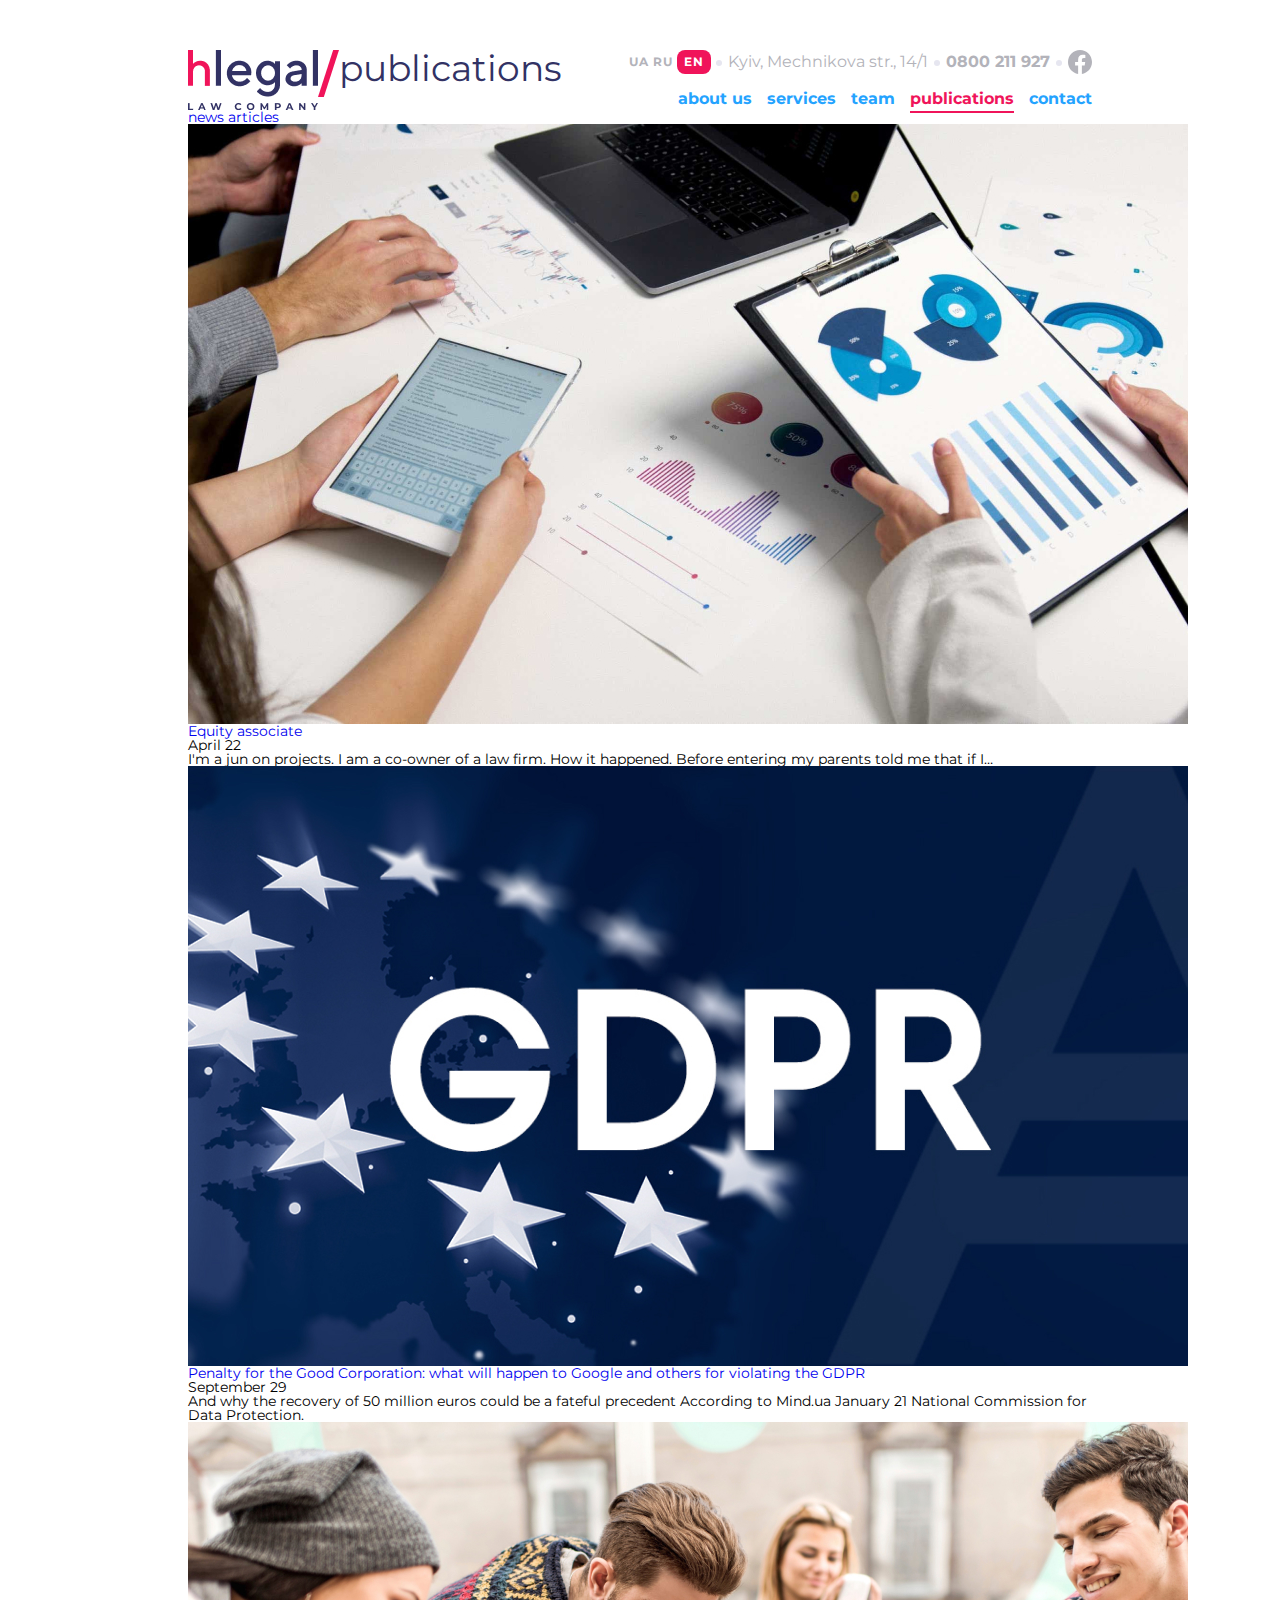
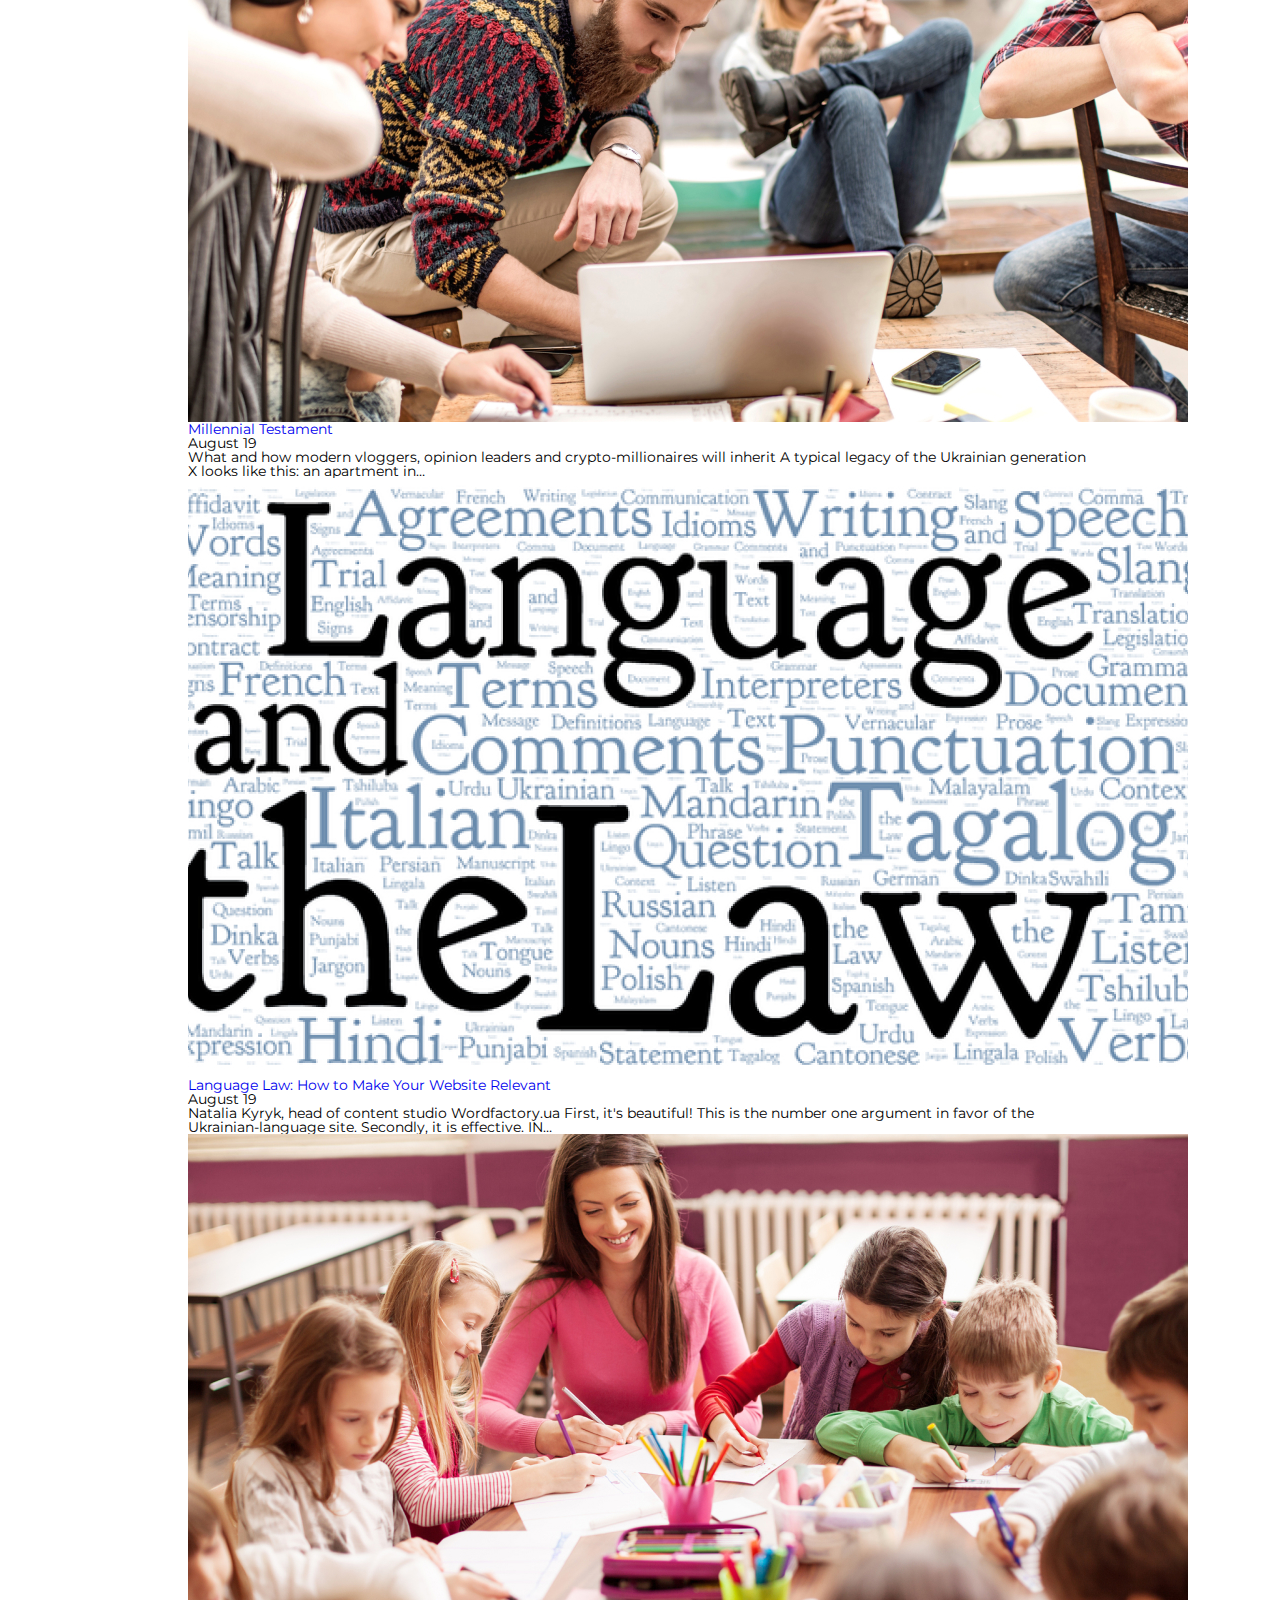
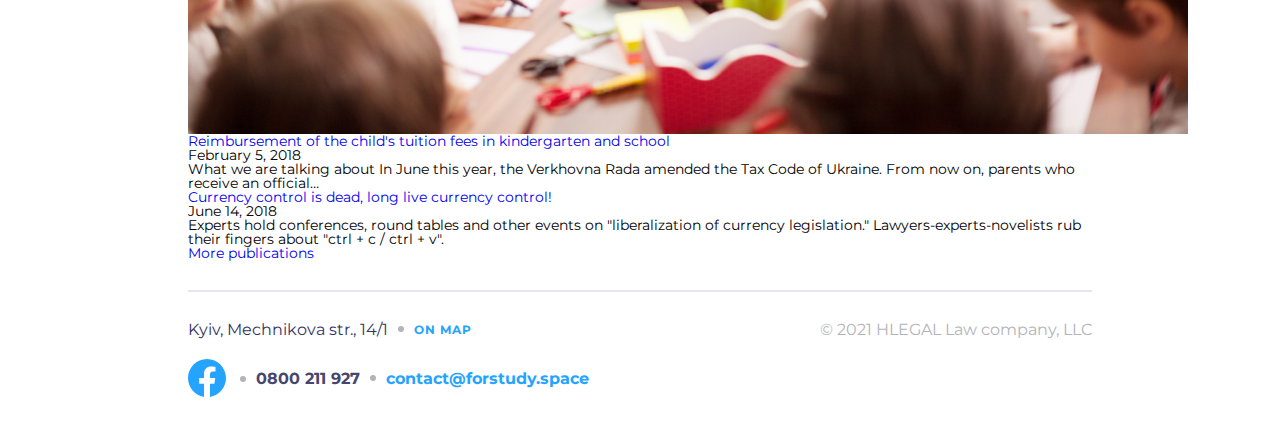
<file: pages/publications.html>
<!DOCTYPE html>
<html lang="en">
<head>
    <meta charset="UTF-8">
    <meta name="viewport" content="width=device-width, initial-scale=1.0">
    <link rel="stylesheet" href="/css/nullstyle.css">
    <link rel="stylesheet" href="/css/main.css">
    <link rel="shortcut icon" href="/img/header/favicon.ico" type="image/x-icon">
    <title>home page</title>
</head>
<body>
  <div class="wrapper">
      <section class="about-page">
        <div class="container">
          <header class="header">
            <div class="header__row">
              <div class="header__info">
                <div class="header__lang header__lang-white">
                  <button class="header__ua header__ua-white">UA</button>
                  <button class="header__ru header__ru-white">RU</button>
                  <button class="header__en header__en-white">EN</button>
                </div>
                <div class="header__address">Kyiv, Mechnikova str., 14/1</div>
                <div class="header__tel header__tel-white">
                  <a href="tel:0800211927" class="header__number">0800 211 927</a>
                </div>
                <a href="#" class="header__fb header__fb-white">
                  <svg width="24" height="24" viewBox="0 0 24 24" fill="currentColor" xmlns="http://www.w3.org/2000/svg">
                    <g clip-path="url(#clip0_22721_6686)">
                      <path d="M24 12.0733C24 5.40541 18.6274 0 12 0C5.37258 0 0 5.40541 0 12.0733C0 18.0995 4.38823 23.0943 10.125 24V15.5633H7.07813V12.0733H10.125V9.41343C10.125 6.38755 11.9165 4.71615 14.6576 4.71615C15.9705 4.71615 17.3438 4.95195 17.3438 4.95195V7.92313H15.8306C14.3399 7.92313 13.875 8.85379 13.875 9.80857V12.0733H17.2031L16.6711 15.5633H13.875V24C19.6118 23.0943 24 18.0995 24 12.0733Z" fill="currentColor"/>
                    </g>
                    <defs>
                      <clipPath id="clip0_22721_6686">
                        <rect width="24" height="24" fill="white"/>
                      </clipPath>
                    </defs>
                  </svg>
                </a>
              </div>
              <div class="header__logo header__logo-white">
                <div class="header__burger header__burger-white">
                  <span></span>
                  <span></span>
                  <span></span>
                </div>
                <div class="header__logo-box">
                  <a href="../pages/home.html">
                    <img src="/img/header/Logo.png" alt="Logo">
                  </a>
                  <img src="/img/header/Slash.svg" alt="" class="header__slash">
                  <div class="header__page">
                    publications
                  </div>
                </div>
              </div>
              <nav class="header__nav nav">
                <ul class="nav__menu">
                  <li><a href="../pages/about.html" class="nav__link nav__link-white ">about us</a></li>
                  <li><a href="#" class="nav__link nav__link-white">services</a></li>
                  <li><a href="../pages/team.html" class="nav__link nav__link-white">team</a></li>
                  <li><a href="../pages/publications.html" class="nav__link nav__link-red">publications</a></li>
                  <li><a href="../pages/contacts.html" class="nav__link nav__link-white">contact</a></li>
                </ul>
              </nav>
            </div>
          </header>
        </div>
      </section>
      
      <section class="publications">
        <div class="container">
          <div class="publications__subtitles">
            <a href="#">news</a>
            <a href="#">articles</a>
          </div>
          <div class="publications__row">
            <div class="publications__card">
              <a href="#" class="publications__img">
                <img src="/img/publications/Publication-1.jpg" alt="">
              </a>
              <div class="publications__block">
                <a href="#" class="publications__subtitle">Equity associate</a>
                <div class="publications__date">
                  April 22
                </div>
                <p class="publications__text">
                  I'm a jun on projects. I am a co-owner of a law firm. How it happened. Before entering my parents told me that if I…
                </p>
              </div>
              </div>
            <div class="publications__card">
              <a href="../pages/gdrp.html" class="publications__img">
                <img src="/img/publications/Publication-2.jpg" alt="">
              </a>
              <div class="publications__block">
                <a href="../pages/gdrp.html" class="publications__subtitle">Penalty for the Good Corporation: what will happen to Google and others for violating the GDPR</a>
                <div class="publications__date">
                  September 29
                </div>
                <p class="publications__text">
                  And why the recovery of 50 million euros could be a fateful precedent According to Mind.ua January 21 National Commission for Data Protection.
                </p>
              </div>
            </div>
            <div class="publications__card">
              <a href="#" class="publications__img">
                <img src="/img/publications/Publication-3.jpg" alt="">
              </a>
              <div class="publications__block">
                <a href="#" class="publications__subtitle">Millennial Testament</a>
                <div class="publications__date">
                  August 19
                </div>
                <p class="publications__text">
                  What and how modern vloggers, opinion leaders and crypto-millionaires will inherit A typical legacy of the Ukrainian generation X looks like this: an apartment in…
                </p>
              </div>
            </div>
            <div class="publications__card">
              <a href="#" class="publications__img">
                <img src="/img/publications/Publication-4.jpg" alt="">
              </a>
              <div class="publications__block">
                <a href="#" class="publications__subtitle">Language Law: How to Make Your Website Relevant</a>
                <div class="publications__date">
                  August 19
                </div>
                <p class="publications__text">
                  Natalia Kyryk, head of content studio Wordfactory.ua First, it's beautiful! This is the number one argument in favor of the Ukrainian-language site. Secondly, it is effective. IN…
                </p>
              </div>
            </div>
            <div class="publications__card">
              <a href="#" class="publications__img">
                <img src="/img/publications/Publication-5.jpg" alt="">
              </a>
              <div class="publications__block">
                <a href="#" class="publications__subtitle">Reimbursement of the child's tuition fees in kindergarten and school</a>
                <div class="publications__date">
                  February 5, 2018
                </div>
                <p class="publications__text">
                  What we are talking about In June this year, the Verkhovna Rada amended the Tax Code of Ukraine. From now on, parents who receive an official…
                </p>
              </div>
            </div>
            <div class="publications__card">
              <div class="publications__block">   
                <a href="#" class="publications__subtitle">Currency control is dead, long live currency control!</a>
                <div class="publications__date">
                  June 14, 2018
                </div>
                <p class="publications__text">
                  Experts hold conferences, round tables and other events on "liberalization of currency legislation." Lawyers-experts-novelists rub their fingers about "ctrl + c / ctrl + v".
                </p>
              </div>
            </div>
          </div>
          <a href="#" class="publications__btn">More publications</a>
        </div>
      </section>



    <footer class="footer" id="footer">
      <div class="container">
        <div class="footer__line line"></div>
        <div class="footer__row">
          <div class="footer__address">
            <div class="footer__street">Kyiv, Mechnikova str., 14/1</div>
            <a href="#" class="footer__map">
              On map
            </a>
          </div>
          <div class="footer__details">
            <a href="#" class="footer__fb">
              <svg width="38" height="38" viewBox="0 0 38 38" fill="none" xmlns="http://www.w3.org/2000/svg">
              <g clip-path="url(#clip0_22721_6812)">
              <path d="M38 19.1161C38 8.55857 29.4934 0 19 0C8.50658 0 0 8.55857 0 19.1161C0 28.6575 6.94803 36.5659 16.0312 38V24.6419H11.207V19.1161H16.0312V14.9046C16.0312 10.1136 18.8678 7.46723 23.2078 7.46723C25.2866 7.46723 27.4609 7.84059 27.4609 7.84059V12.545H25.0651C22.7048 12.545 21.9688 14.0185 21.9688 15.5302V19.1161H27.2383L26.3959 24.6419H21.9688V38C31.052 36.5659 38 28.6575 38 19.1161Z" fill="currentColor"/>
              </g>
              <defs>
              <clipPath id="clip0_22721_6812">
              <rect width="38" height="38" fill="white"/>
              </clipPath>
              </defs>
              </svg>
            </a>
            <a href="tel:0800211927" class="footer__tel">0800 211 927</a>
            <a href="mailto:contact@forstudy.space" class="footer__mail">contact@forstudy.space</a>
          </div>
          <div class="footer__copy">
            © 2021 HLEGAL Law company, LLC
          </div>
        </div>
      </div>
    </footer>
  </div>
</body>
</html>
</file>
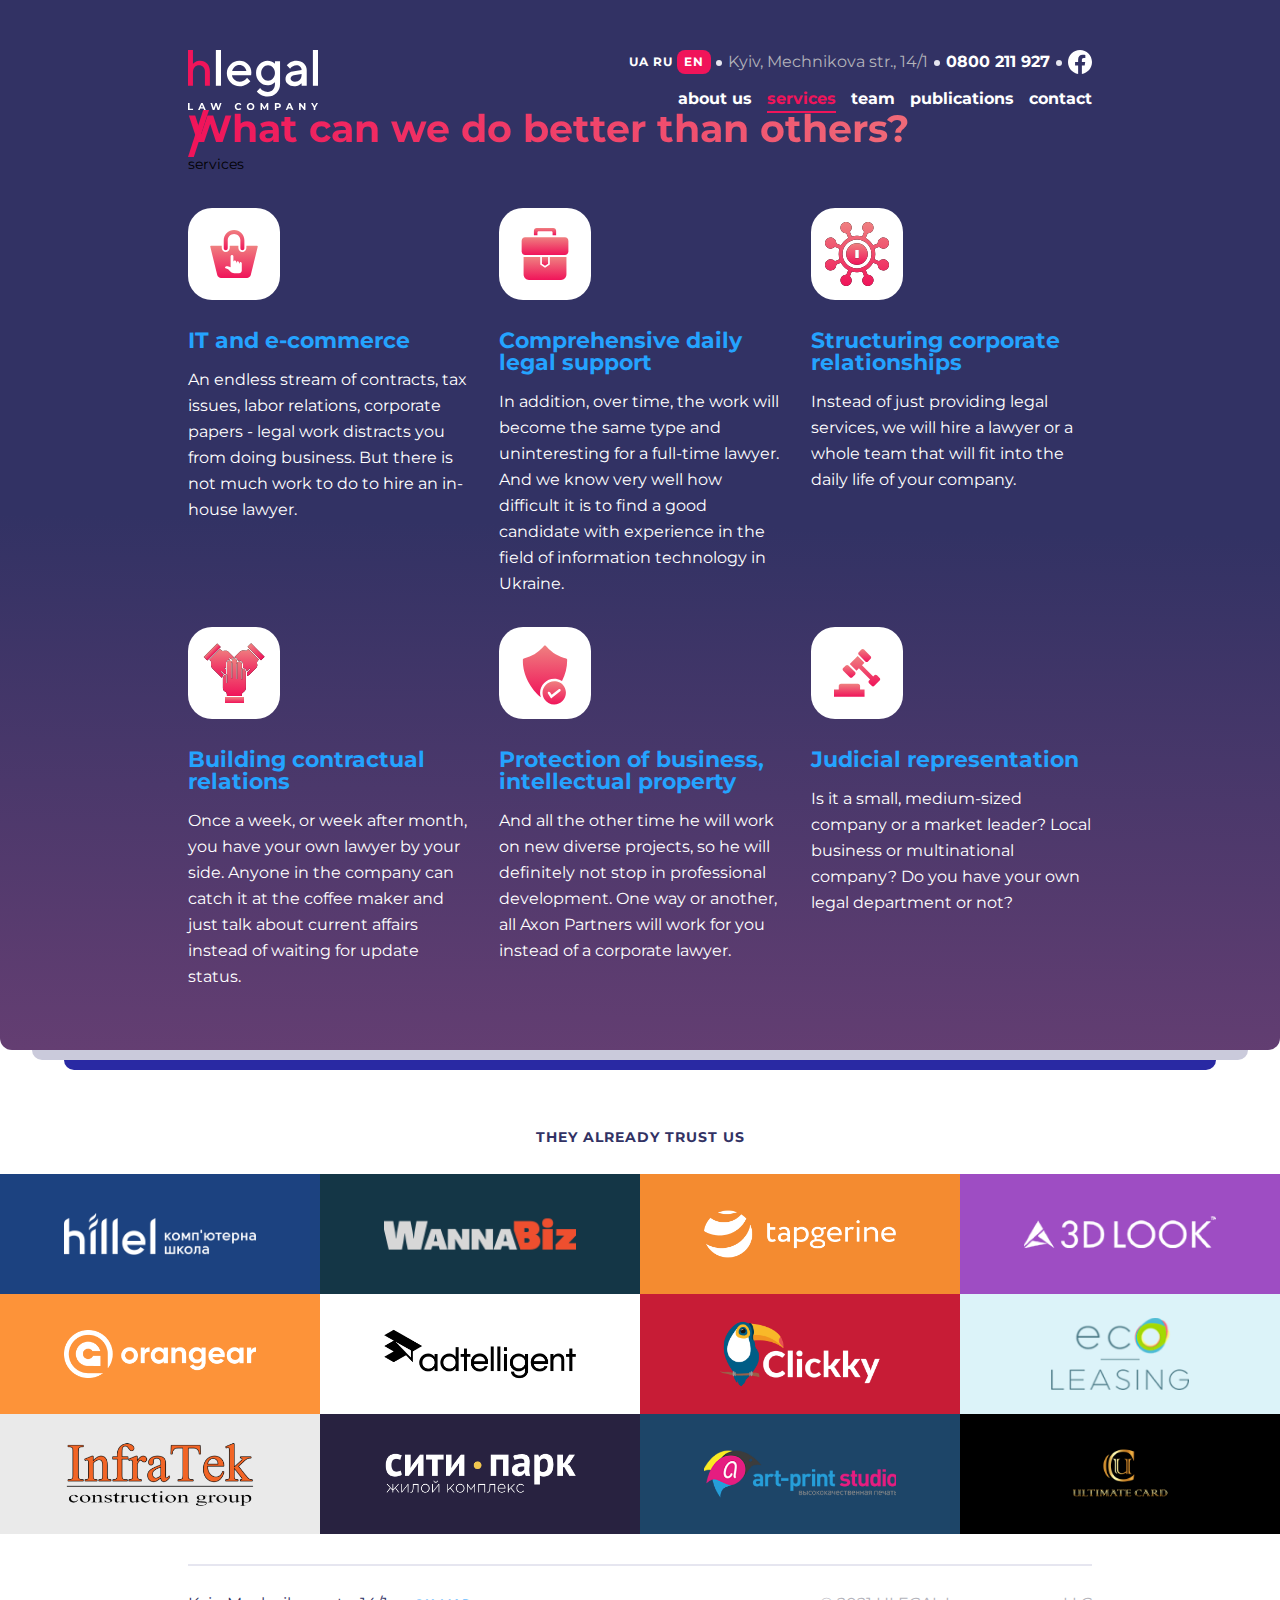
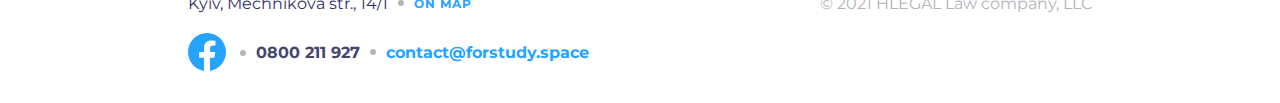
<file: pages/services.html>
<!DOCTYPE html>
<html lang="en">
<head>
    <meta charset="UTF-8">
    <meta name="viewport" content="width=device-width, initial-scale=1.0">
    <link rel="stylesheet" href="/css/nullstyle.css">
    <link rel="stylesheet" href="/css/main.css">
    <link rel="shortcut icon" href="/img/header/favicon.ico" type="image/x-icon">
    <title>home page</title>
</head>
<body>
  <div class="wrapper">
    <div class="gradient-bc" style="margin-bottom: 80px; padding: 0;">
      <section class="hlegal-servicess">
        <div class="container">
          <header class="header">
            <div class="header__row">
              <div class="header__info">
                <div class="header__lang">
                  <button class="header__ua">UA</button>
                  <button class="header__ru">RU</button>
                  <button class="header__en">EN</button>
                </div>
                <div class="header__address">Kyiv, Mechnikova str., 14/1</div>
                <div class="header__tel">
                  <a href="tel:0800211927" class="header__number">0800 211 927</a>
                </div>
                <a href="#" class="header__fb">
                  <svg width="24" height="24" viewBox="0 0 24 24" fill="currentColor" xmlns="http://www.w3.org/2000/svg">
                    <g clip-path="url(#clip0_22721_6686)">
                      <path d="M24 12.0733C24 5.40541 18.6274 0 12 0C5.37258 0 0 5.40541 0 12.0733C0 18.0995 4.38823 23.0943 10.125 24V15.5633H7.07813V12.0733H10.125V9.41343C10.125 6.38755 11.9165 4.71615 14.6576 4.71615C15.9705 4.71615 17.3438 4.95195 17.3438 4.95195V7.92313H15.8306C14.3399 7.92313 13.875 8.85379 13.875 9.80857V12.0733H17.2031L16.6711 15.5633H13.875V24C19.6118 23.0943 24 18.0995 24 12.0733Z" fill="currentColor"/>
                    </g>
                    <defs>
                      <clipPath id="clip0_22721_6686">
                        <rect width="24" height="24" fill="white"/>
                      </clipPath>
                    </defs>
                  </svg>
                </a>
              </div>
              <div class="header__logo">
                <div class="header__burger">
                  <span></span>
                  <span></span>
                  <span></span>
                </div>
                <div class="header__logo-box1">
                  <a href="../index.html">
                    <img src="/img/header/w-Logo.svg" alt="Logo">
                  </a>
                  <img src="/img/header/Slash.svg" alt="" class="header__slash">
                  <div class="header__page-black" >
                    services
                  </div>
                </div>
              </div>
              <nav class="header__nav nav">
                <ul class="nav__menu">
                  <li><a href="../pages/about.html" class="nav__link ">about us</a></li>
                  <li><a href="../pages/services.html" class="nav__link nav__link-red">services</a></li>
                  <li><a href="../pages/team.html" class="nav__link">team</a></li>
                  <li><a href="../pages/publications.html" class="nav__link">publications</a></li>
                  <li><a href="../pages/contacts.html" class="nav__link">contact</a></li>
                </ul>
              </nav>
            </div>
          </header>
        </div>
      </section>
      <section class="services" style="padding-bottom:60px ;">
        <div class="container">
          <div class="services__topic">
            
            <h2 class="services__title operations__title" style="margin-bottom: 0;">What can we do better than others?</h2>
          </div>
          <div class="services__row">
            <div class="services__card card">
              <a href="../pages/e-commerce.html" class="card__image">
                <img src="/img/services/Ecommerce.svg" alt="">
              </a>
              <a href="../pages/e-commerce.html" class="card__title">
                <h2>IT and e-commerce</h2>
              </a>
              <p class="card__text">
                An endless stream of contracts, tax issues, labor relations, corporate papers - legal work distracts you from doing business. But there is not much work to do to hire an in-house lawyer.
              </p>
            </div>
            <div class="services__card card">
              <a href="#" class="card__image">
                <img src="/img/services/Support.svg" alt="">
              </a>
              <a href="#" class="card__title">
                <h2>Comprehensive daily 
                  legal support</h2>
              </a>
              <p class="card__text">
                In addition, over time, the work will become the same type and uninteresting for a full-time lawyer. And we know very well how difficult it is to find a good candidate with experience in the field of information technology in Ukraine.
              </p>
            </div>
            <div class="services__card card">
              <a href="#" class="card__image">
                <img src="/img/services/Coprorate.svg" alt="">
              </a>
              <a href="#" class="card__title">
                <h2>Structuring corporate relationships</h2>
              </a>
              <p class="card__text">
                Instead of just providing legal services, we will hire a lawyer or a whole team that will fit into the daily life of your company.
              </p>
            </div>
            <div class="services__card card">
              <a href="#" class="card__image">
                <img src="/img/services/Trust.svg" alt="">
              </a>
              <a href="#" class="card__title">
                <h2>Building contractual relations</h2>
              </a>
              <p class="card__text">
                Once a week, or week after month, you have your own lawyer by your side. Anyone in the company can catch it at the coffee maker and just talk about current affairs instead of waiting for update status.
              </p>
            </div>
            <div class="services__card card">
              <a href="#" class="card__image">
                <img src="/img/services/Protection.svg" alt="">
              </a>
              <a href="#" class="card__title">
                <h2>Protection of business, intellectual property</h2>
              </a>
              <p class="card__text">
                And all the other time he will work on new diverse projects, so he will definitely not stop in professional development. One way or another, all Axon Partners will work for you instead of a corporate lawyer.
              </p>
            </div>
            <div class="services__card card">
              <a href="#" class="card__image">
                <img src="/img/services/Court.svg" alt="">
              </a>
              <a href="#" class="card__title">
                <h2>Judicial representation</h2>
              </a>
              <p class="card__text">
                Is it a small, medium-sized company or a market leader? Local business or multinational company? Do you have your own legal department or not?
              </p>
            </div>
          </div>
        </div>
      </div>
      </section>
      <section class="trust">
      <h3 class="trust__title">
        They already trust us
      </h3>
      <div class="trust__row">
        <div class="trust__general">
          <a href="#" class="trust__hilel">
            <img src="/img/services/hillel.png" alt="">
          </a>
          <a href="#" class="trust__wanna">
            <img src="/img/services/wannabiz.png" alt="">
          </a>
          <a href="#" class="trust__tap">
            <img src="/img/services/tapgerine.png" alt="">
          </a>
          <a href="#" class="trust__3d">
            <img src="/img/services/3dlook.png" alt="">
          </a>
          <a href="#" class="trust__orange">
            <img src="/img/services/orangear.png" alt="">
          </a>
          <a href="#" class="trust__adte">
            <img src="/img/services/adtelligent.png" alt="">
          </a>
        
        
          <a href="#" class="trust__click">
            <img src="/img/services/clickky.png" alt="">
          </a>
          <a href="#" class="trust__eco">
            <img src="/img/services/eco-leasing.png" alt="">
          </a>
          <a href="#" class="trust__infra">
            <img src="/img/services/ingratek.png" alt="">
          </a>
          <a href="#" class="trust__city">
            <img src="/img/services/city-par.png" alt="">
          </a>
          <a href="#" class="trust__art">
            <img src="/img/services/artprint.png" alt="">
          </a>
          <a href="#" class="trust__ultimate">
            <img src="/img/services/ultimatecard.png" alt="">
          </a>
        </div>
      </div>
    </section>
     
    <footer class="footer" id="footer">
      <div class="container">
        <div class="footer__line line"></div>
        <div class="footer__row">
          <div class="footer__address">
            <div class="footer__street">Kyiv, Mechnikova str., 14/1</div>
            <a href="#" class="footer__map">
              On map
            </a>
          </div>
          <div class="footer__details">
            <a href="#" class="footer__fb">
              <svg width="38" height="38" viewBox="0 0 38 38" fill="none" xmlns="http://www.w3.org/2000/svg">
              <g clip-path="url(#clip0_22721_6812)">
              <path d="M38 19.1161C38 8.55857 29.4934 0 19 0C8.50658 0 0 8.55857 0 19.1161C0 28.6575 6.94803 36.5659 16.0312 38V24.6419H11.207V19.1161H16.0312V14.9046C16.0312 10.1136 18.8678 7.46723 23.2078 7.46723C25.2866 7.46723 27.4609 7.84059 27.4609 7.84059V12.545H25.0651C22.7048 12.545 21.9688 14.0185 21.9688 15.5302V19.1161H27.2383L26.3959 24.6419H21.9688V38C31.052 36.5659 38 28.6575 38 19.1161Z" fill="currentColor"/>
              </g>
              <defs>
              <clipPath id="clip0_22721_6812">
              <rect width="38" height="38" fill="white"/>
              </clipPath>
              </defs>
              </svg>
            </a>
            <a href="tel:0800211927" class="footer__tel">0800 211 927</a>
            <a href="mailto:contact@forstudy.space" class="footer__mail">contact@forstudy.space</a>
          </div>
          <div class="footer__copy">
            © 2021 HLEGAL Law company, LLC
          </div>
        </div>
      </div>
    </footer>
  
</body>
</html>
</file>
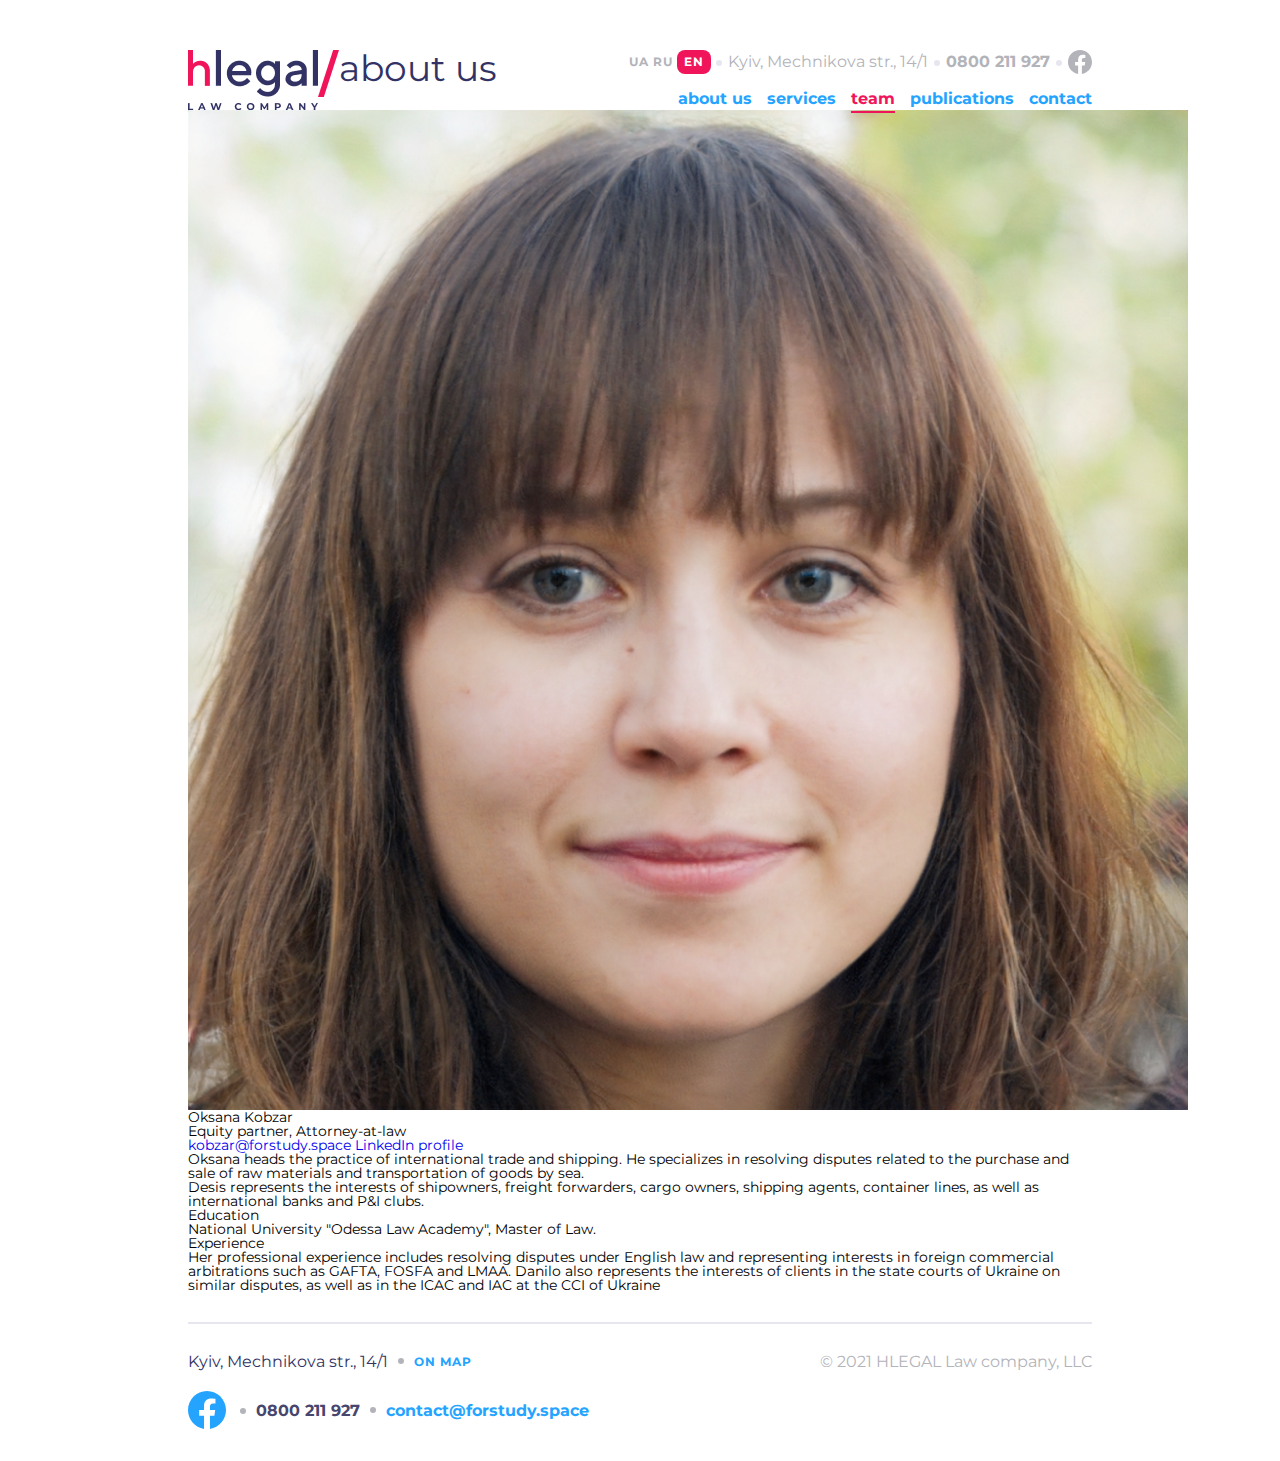
<file: pages/team-oksana.html>
<!DOCTYPE html>
<html lang="en">
<head>
    <meta charset="UTF-8">
    <meta name="viewport" content="width=device-width, initial-scale=1.0">
    <link rel="stylesheet" href="/css/nullstyle.css">
    <link rel="stylesheet" href="/css/main.css">
    <link rel="shortcut icon" href="/img/header/favicon.ico" type="image/x-icon">
    <title>home page</title>
</head>
<body>
  <div class="wrapper">
      <section class="about-page">
        <div class="container">
          <header class="header">
            <div class="header__row">
              <div class="header__info">
                <div class="header__lang header__lang-white">
                  <button class="header__ua header__ua-white">UA</button>
                  <button class="header__ru header__ru-white">RU</button>
                  <button class="header__en header__en-white">EN</button>
                </div>
                <div class="header__address">Kyiv, Mechnikova str., 14/1</div>
                <div class="header__tel header__tel-white">
                  <a href="tel:0800211927" class="header__number">0800 211 927</a>
                </div>
                <a href="#" class="header__fb header__fb-white">
                  <svg width="24" height="24" viewBox="0 0 24 24" fill="currentColor" xmlns="http://www.w3.org/2000/svg">
                    <g clip-path="url(#clip0_22721_6686)">
                      <path d="M24 12.0733C24 5.40541 18.6274 0 12 0C5.37258 0 0 5.40541 0 12.0733C0 18.0995 4.38823 23.0943 10.125 24V15.5633H7.07813V12.0733H10.125V9.41343C10.125 6.38755 11.9165 4.71615 14.6576 4.71615C15.9705 4.71615 17.3438 4.95195 17.3438 4.95195V7.92313H15.8306C14.3399 7.92313 13.875 8.85379 13.875 9.80857V12.0733H17.2031L16.6711 15.5633H13.875V24C19.6118 23.0943 24 18.0995 24 12.0733Z" fill="currentColor"/>
                    </g>
                    <defs>
                      <clipPath id="clip0_22721_6686">
                        <rect width="24" height="24" fill="white"/>
                      </clipPath>
                    </defs>
                  </svg>
                </a>
              </div>
              <div class="header__logo header__logo-white">
                <div class="header__burger header__burger-white">
                  <span></span>
                  <span></span>
                  <span></span>
                </div>
                <div class="header__logo-box">
                  <a href="../pages/home.html">
                    <img src="/img/header/Logo.png" alt="Logo">
                  </a>
                  <img src="/img/header/Slash.svg" alt="" class="header__slash">
                  <div class="header__page">
                    about us
                  </div>
                </div>
              </div>
              <nav class="header__nav nav">
                <ul class="nav__menu">
                  <li><a href="../pages/about.html" class="nav__link nav__link-white ">about us</a></li>
                  <li><a href="../pages/services.html" class="nav__link nav__link-white">services</a></li>
                  <li><a href="../pages/team.html" class="nav__link nav__link-red">team</a></li>
                  <li><a href="../pages/publications.html" class="nav__link nav__link-white">publications</a></li>
                  <li><a href="../pages/contacts.html" class="nav__link nav__link-white">contact</a></li>
                </ul>
              </nav>
            </div>
          </header>
        </div>
      </section>
      
      <section class="oksana">
        <div class="container">
          <div class="oksana__row">
            <a href="../pages/team-oksana.html" class="oksana__image">
              <img src="/img/team/Team-5.jpg" alt="">
            </a>
            <div class="oksana__contacts">
              <h1 class="oksana__title">
                Oksana Kobzar
              </h1>
              <div class="oksana__contacts-box">
                <div class="oksana__position">
                  Equity partner, Attorney-at-law
                </div>
                <a href="mailto:kobzar@forstudy.space" class="oksana__email">kobzar@forstudy.space</a>
                <a href="#" class="oksana__linked">LinkedIn profile</a>
              </div>
              </div>
            <div class="oksana__about">
              <div class="oksana__text">
                <p>Oksana heads the practice of international trade and shipping. He specializes in resolving disputes related to the purchase and sale of raw materials and transportation of goods by sea.</p>
                <p>Desis represents the interests of shipowners, freight forwarders, cargo owners, shipping agents, container lines, as well as international banks and P&I clubs.</p>
              </div>
              <div class="oksana__education">
                <h3 class="oksana__subtitle">
                  Education
                </h3>
                <p>National University "Odessa Law Academy", Master of Law.</p>
              </div>
              <div class="oksana__exp">
                <h3 class="oksana__subtitle">Experience</h3>
                <p>Her professional experience includes resolving disputes under English law and representing interests in foreign commercial arbitrations such as GAFTA, FOSFA and LMAA. Danilo also represents the interests of clients in the state courts of Ukraine on similar disputes, as well as in the ICAC and IAC at the CCI of Ukraine</p>
              </div>
            </div>
          </div>
        </div>
      </section>

    <footer class="footer" id="footer">
      <div class="container">
        <div class="footer__line line"></div>
        <div class="footer__row">
          <div class="footer__address">
            <div class="footer__street">Kyiv, Mechnikova str., 14/1</div>
            <a href="#" class="footer__map">
              On map
            </a>
          </div>
          <div class="footer__details">
            <a href="#" class="footer__fb">
              <svg width="38" height="38" viewBox="0 0 38 38" fill="none" xmlns="http://www.w3.org/2000/svg">
              <g clip-path="url(#clip0_22721_6812)">
              <path d="M38 19.1161C38 8.55857 29.4934 0 19 0C8.50658 0 0 8.55857 0 19.1161C0 28.6575 6.94803 36.5659 16.0312 38V24.6419H11.207V19.1161H16.0312V14.9046C16.0312 10.1136 18.8678 7.46723 23.2078 7.46723C25.2866 7.46723 27.4609 7.84059 27.4609 7.84059V12.545H25.0651C22.7048 12.545 21.9688 14.0185 21.9688 15.5302V19.1161H27.2383L26.3959 24.6419H21.9688V38C31.052 36.5659 38 28.6575 38 19.1161Z" fill="currentColor"/>
              </g>
              <defs>
              <clipPath id="clip0_22721_6812">
              <rect width="38" height="38" fill="white"/>
              </clipPath>
              </defs>
              </svg>
            </a>
            <a href="tel:0800211927" class="footer__tel">0800 211 927</a>
            <a href="mailto:contact@forstudy.space" class="footer__mail">contact@forstudy.space</a>
          </div>
          <div class="footer__copy">
            © 2021 HLEGAL Law company, LLC
          </div>
        </div>
      </div>
    </footer>
  </div>
</body>
</html>
</file>
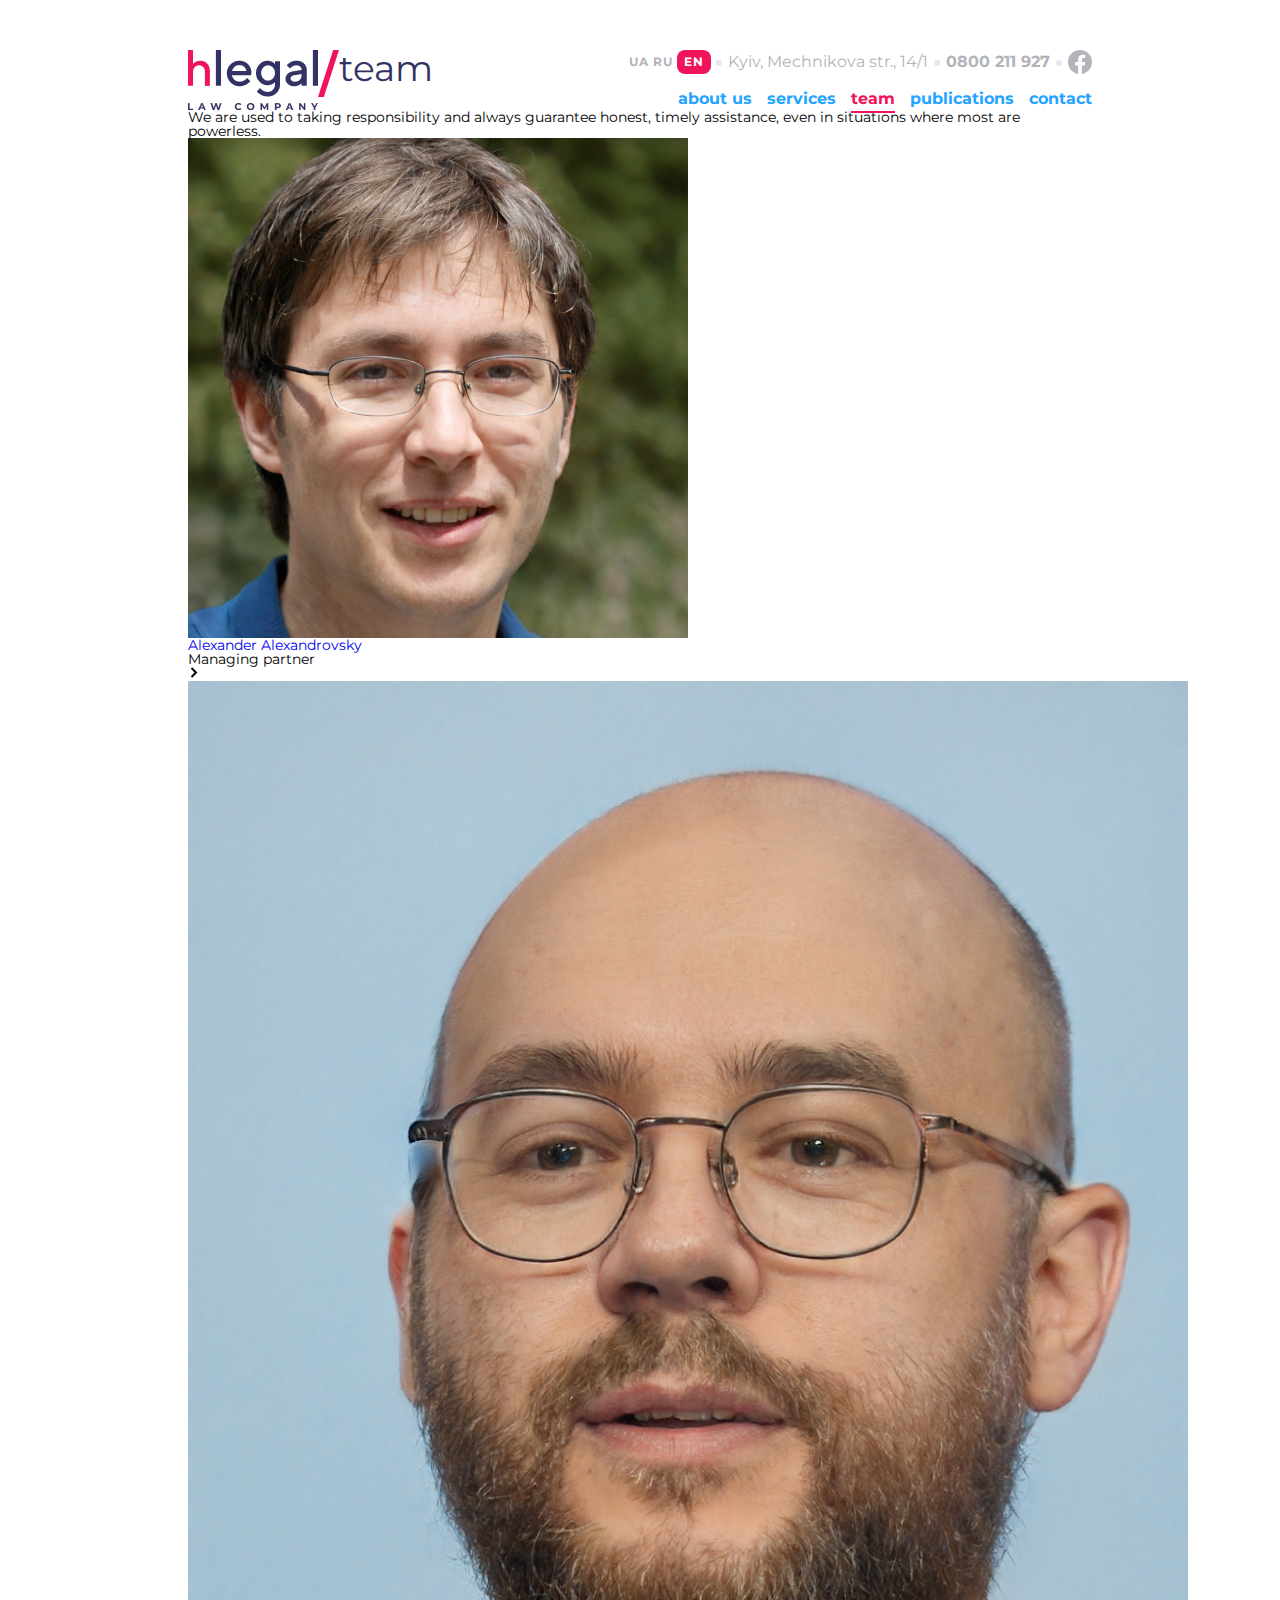
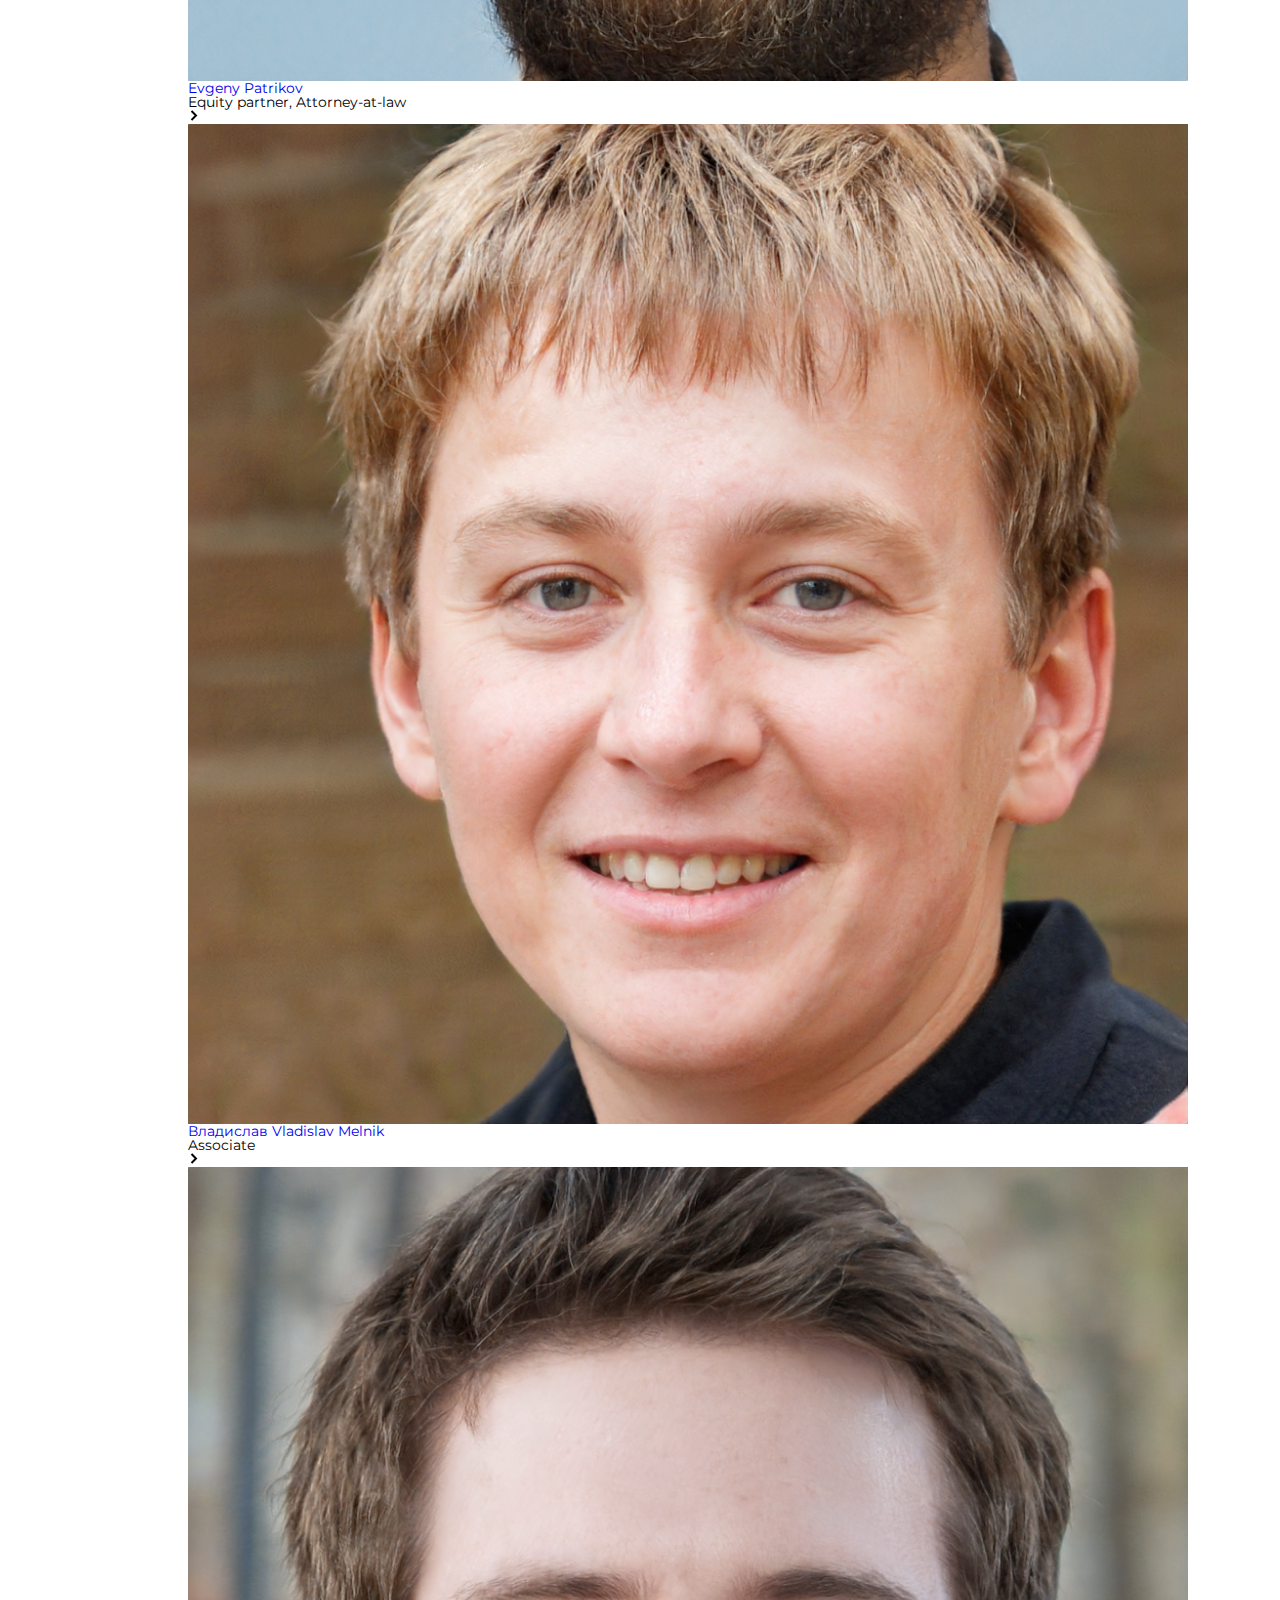
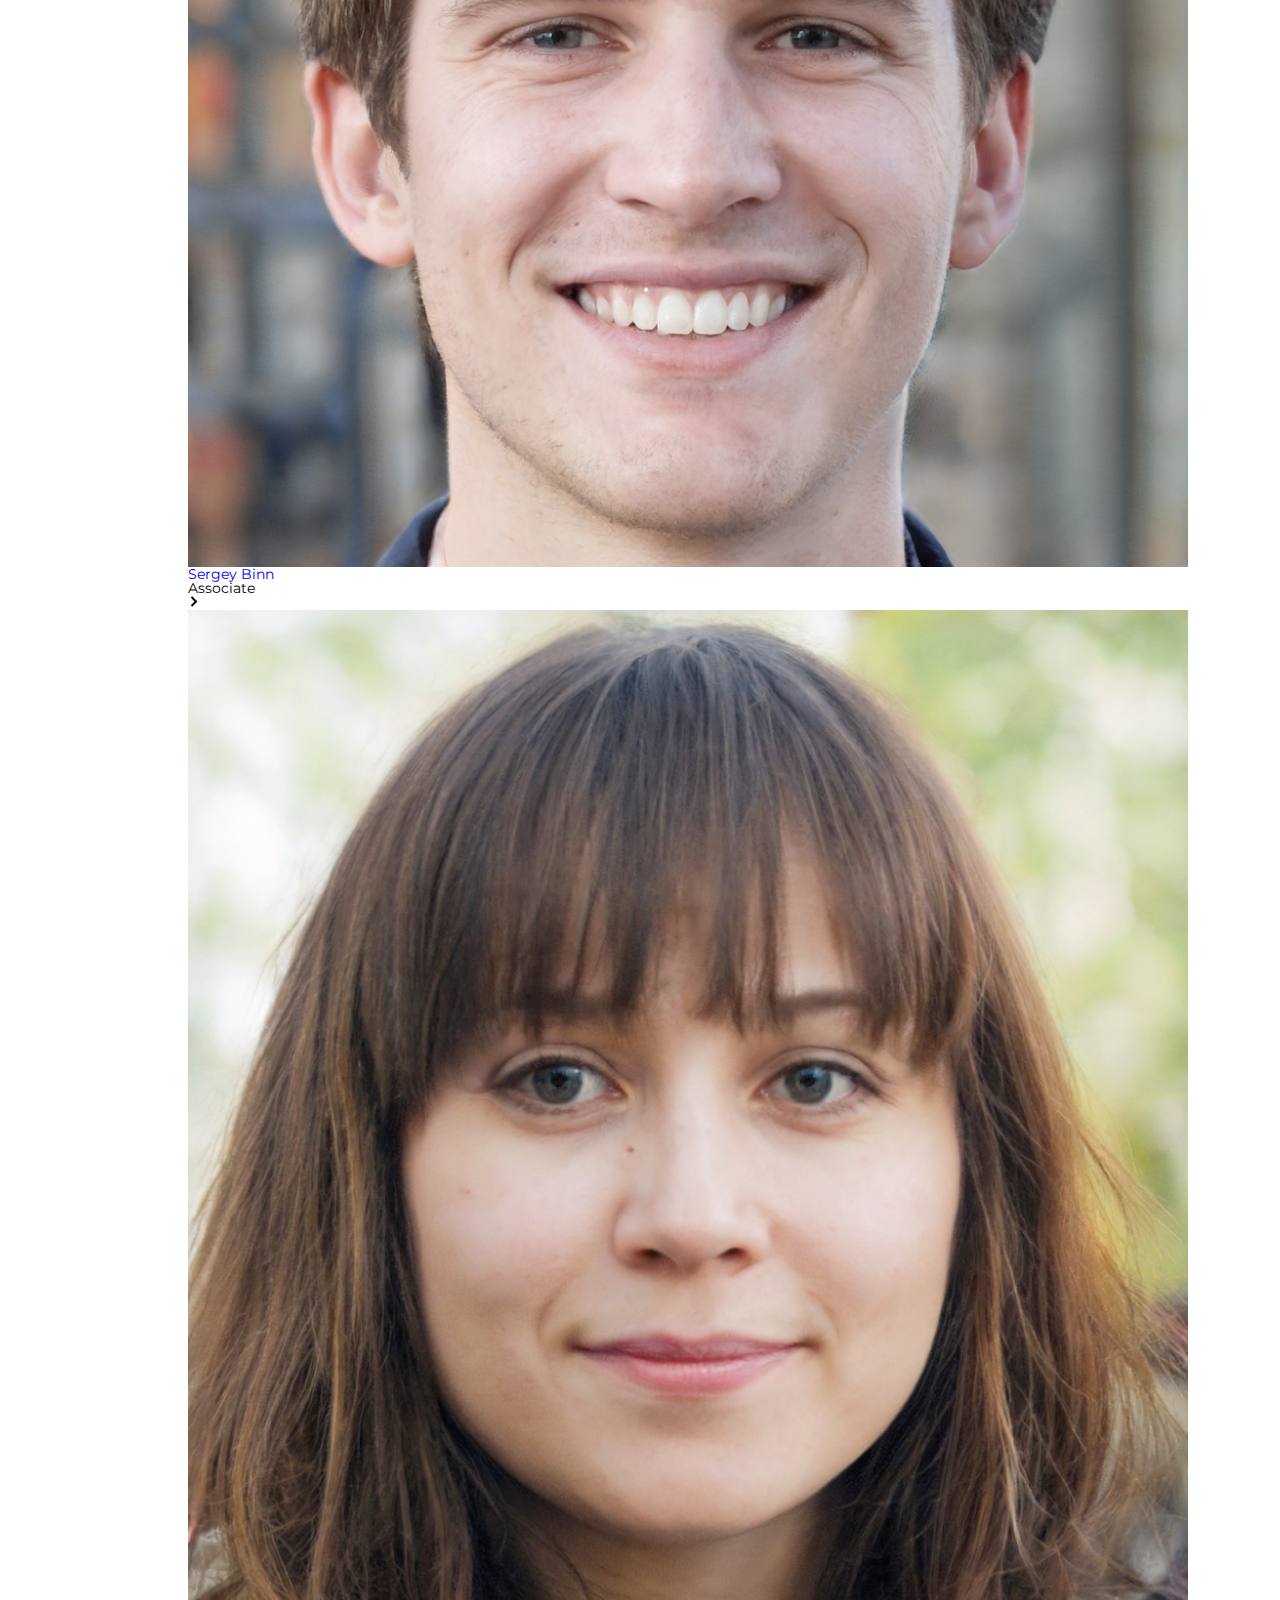
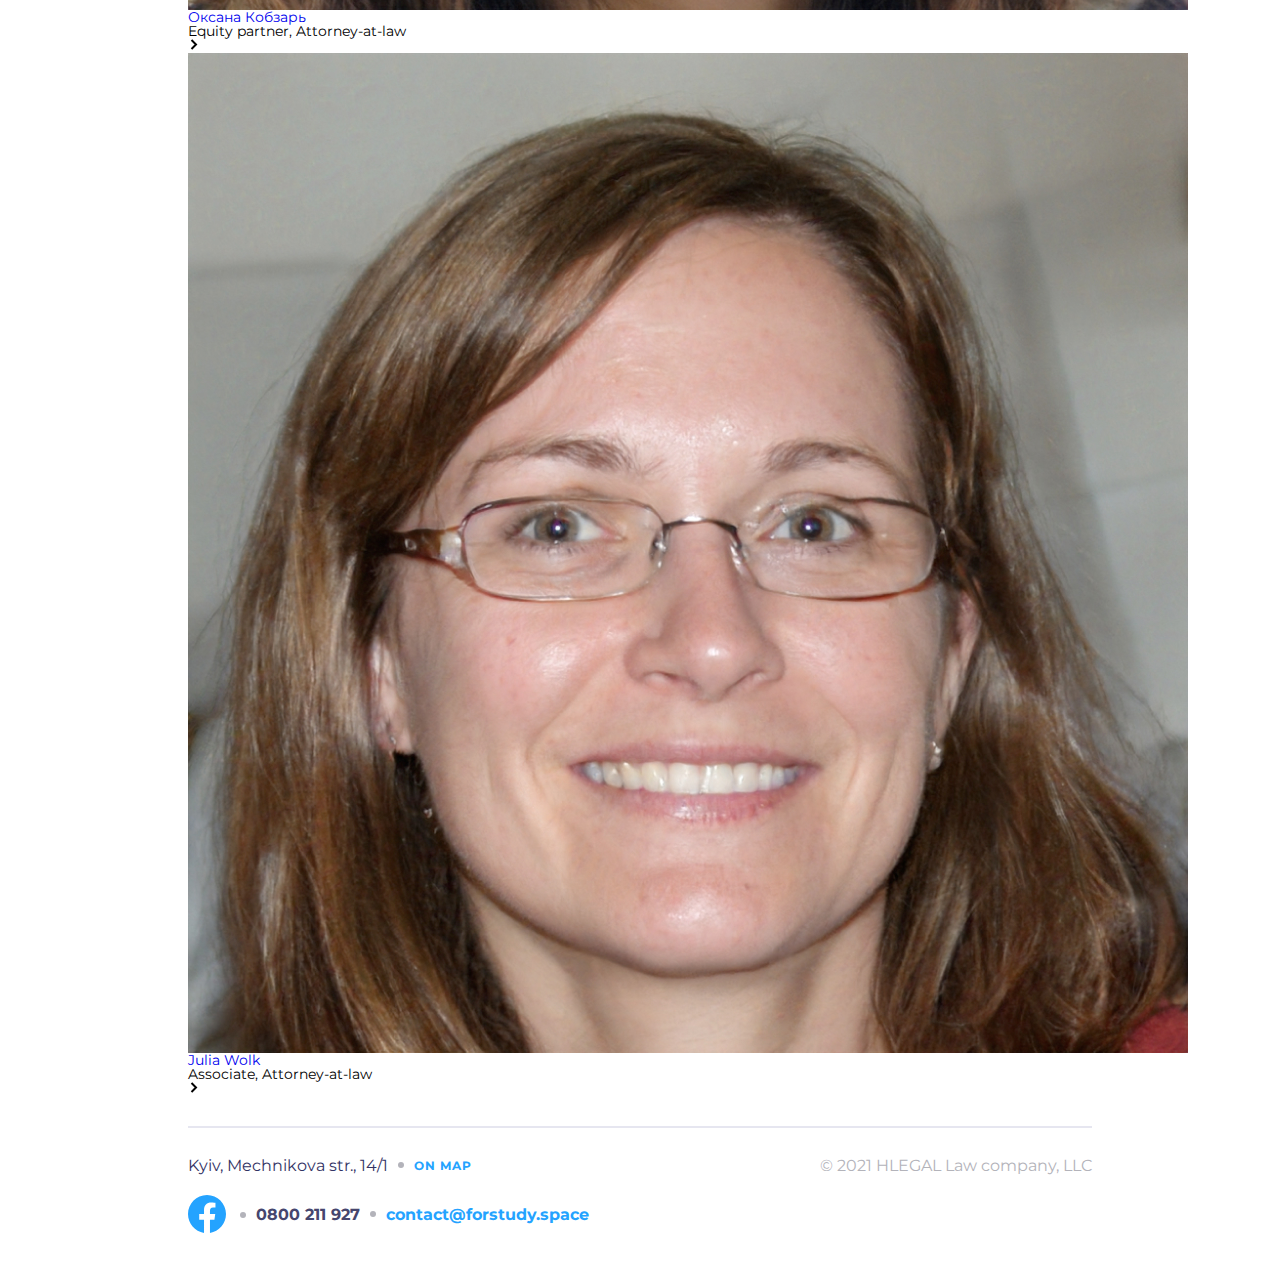
<file: pages/team.html>
<!DOCTYPE html>
<html lang="en">
<head>
    <meta charset="UTF-8">
    <meta name="viewport" content="width=device-width, initial-scale=1.0">
    <link rel="stylesheet" href="/css/nullstyle.css">
    <link rel="stylesheet" href="/css/main.css">
    <link rel="shortcut icon" href="/img/header/favicon.ico" type="image/x-icon">
    <title>home page</title>
</head>
<body>
  <div class="wrapper">
      <section class="about-page">
        <div class="container">
          <header class="header">
            <div class="header__row">
              <div class="header__info">
                <div class="header__lang header__lang-white">
                  <button class="header__ua header__ua-white">UA</button>
                  <button class="header__ru header__ru-white">RU</button>
                  <button class="header__en header__en-white">EN</button>
                </div>
                <div class="header__address">Kyiv, Mechnikova str., 14/1</div>
                <div class="header__tel header__tel-white">
                  <a href="tel:0800211927" class="header__number">0800 211 927</a>
                </div>
                <a href="#" class="header__fb header__fb-white">
                  <svg width="24" height="24" viewBox="0 0 24 24" fill="currentColor" xmlns="http://www.w3.org/2000/svg">
                    <g clip-path="url(#clip0_22721_6686)">
                      <path d="M24 12.0733C24 5.40541 18.6274 0 12 0C5.37258 0 0 5.40541 0 12.0733C0 18.0995 4.38823 23.0943 10.125 24V15.5633H7.07813V12.0733H10.125V9.41343C10.125 6.38755 11.9165 4.71615 14.6576 4.71615C15.9705 4.71615 17.3438 4.95195 17.3438 4.95195V7.92313H15.8306C14.3399 7.92313 13.875 8.85379 13.875 9.80857V12.0733H17.2031L16.6711 15.5633H13.875V24C19.6118 23.0943 24 18.0995 24 12.0733Z" fill="currentColor"/>
                    </g>
                    <defs>
                      <clipPath id="clip0_22721_6686">
                        <rect width="24" height="24" fill="white"/>
                      </clipPath>
                    </defs>
                  </svg>
                </a>
              </div>
              <div class="header__logo header__logo-white">
                <div class="header__burger header__burger-white">
                  <span></span>
                  <span></span>
                  <span></span>
                </div>
                <div class="header__logo-box">
                  <a href="../index.html">
                    <img src="/img/header/Logo.png" alt="Logo">
                  </a>
                  <img src="/img/header/Slash.svg" alt="" class="header__slash">
                  <div class="header__page">
                    team
                  </div>
                </div>
              </div>
              <nav class="header__nav nav">
                <ul class="nav__menu">
                  <li><a href="../pages/about.html" class="nav__link nav__link-white ">about us</a></li>
                  <li><a href="../pages/services.html" class="nav__link nav__link-white">services</a></li>
                  <li><a href="../pages/team.html" class="nav__link nav__link-red">team</a></li>
                  <li><a href="../pages/publications.html" class="nav__link nav__link-white">publications</a></li>
                  <li><a href="../pages/contacts.html" class="nav__link nav__link-white">contact</a></li>
                </ul>
              </nav>
            </div>
          </header>
        </div>
      </section>
      
      <section class="team">
        <div class="container">
          <h1 class="team__title">
            We are used to taking responsibility and always guarantee honest, timely assistance, even in situations where most are powerless.
          </h1>
          <div class="team__row">
            <div class="team__card">
              <a href="#" class="team__image">
                <img src="/img/team/Alex.jpg" alt="">
              </a>
              <div class="team__who">
                <div class="team__about">
                  <a href="#" class="team__name">
                    Alexander Alexandrovsky
                  </a>
                  <div class="team__position">
                    Managing partner
                  </div>
                </div>
                <svg class="svg-arrow svg-arrow-rotate" width="12" height="13" viewBox="0 0 12 13" fill="none" xmlns="http://www.w3.org/2000/svg">
              <path d="M3.5 2L8 6.5L3.5 11" stroke="currentColor" stroke-width="2"/>
              </svg>
              </div>
            </div>
            <div class="team__card">
              <a href="#" class="team__image">
                <img src="/img/team/Team-2.jpg" alt="">
              </a>
              <div class="team__who">
                <div class="team__about">
                  <a href="#" class="team__name">
                    Evgeny Patrikov
                  </a>
                  <div class="team__position">
                    Equity partner, Attorney-at-law
                  </div>
                </div>
                <svg class="svg-arrow" width="12" height="13" viewBox="0 0 12 13" fill="none" xmlns="http://www.w3.org/2000/svg">
              <path d="M3.5 2L8 6.5L3.5 11" stroke="currentColor" stroke-width="2"/>
              </svg>
              </div>
            </div>
            <div class="team__card">
              <a href="#" class="team__image">
                <img src="/img/team/Team-3.jpg" alt="">
              </a>
              <div class="team__who">
                <div class="team__about">
                  <a href="#" class="team__name">
                    Владислав Vladislav Melnik
                  </a>
                  <div class="team__position">
                    Associate
                  </div>
                </div>
                <svg class="svg-arrow" width="12" height="13" viewBox="0 0 12 13" fill="none" xmlns="http://www.w3.org/2000/svg">
              <path d="M3.5 2L8 6.5L3.5 11" stroke="currentColor" stroke-width="2"/>
              </svg>
              </div>
            </div>
            <div class="team__card">
              <a href="#" class="team__image">
                <img src="/img/team/Team-4.jpg" alt="">
              </a>
              <div class="team__who">
                <div class="team__about">
                  <a href="#" class="team__name">
                    Sergey Binn
                  </a>
                  <div class="team__position">
                    Associate
                  </div>
                </div>
                <svg class="svg-arrow" width="12" height="13" viewBox="0 0 12 13" fill="none" xmlns="http://www.w3.org/2000/svg">
              <path d="M3.5 2L8 6.5L3.5 11" stroke="currentColor" stroke-width="2"/>
              </svg>
              </div>
            </div>
            <div class="team__card">
              <a href="../pages/team-oksana.html" class="team__image">
                <img src="/img/team/Team-5.jpg" alt="">
              </a>
              <div class="team__who">
                <div class="team__about">
                  <a href="../pages/team-oksana.html" class="team__name">
                    Оксана Кобзарь
                  </a>
                  <div class="team__position">
                    Equity partner, Attorney-at-law
                  </div>
                </div>
                <svg class="svg-arrow" width="12" height="13" viewBox="0 0 12 13" fill="none" xmlns="http://www.w3.org/2000/svg">
              <path d="M3.5 2L8 6.5L3.5 11" stroke="currentColor" stroke-width="2"/>
              </svg>
              </div>
            </div>
            <div class="team__card">
              <a href="#" class="team__image">
                <img src="/img/team/Team-6.jpg" alt="">
              </a>
              <div class="team__who">
                <div class="team__about">
                  <a href="#" class="team__name">
                    Julia Wolk
                  </a>
                  <div class="team__position">
                    Associate, Attorney-at-law
                  </div>
                </div>
                <svg class="svg-arrow" width="12" height="13" viewBox="0 0 12 13" fill="none" xmlns="http://www.w3.org/2000/svg">
              <path d="M3.5 2L8 6.5L3.5 11" stroke="currentColor" stroke-width="2"/>
              </svg>
              </div>
            </div>
          </div>
        </div>
      </section>

    <footer class="footer" id="footer">
      <div class="container">
        <div class="footer__line line"></div>
        <div class="footer__row">
          <div class="footer__address">
            <div class="footer__street">Kyiv, Mechnikova str., 14/1</div>
            <a href="#" class="footer__map">
              On map
            </a>
          </div>
          <div class="footer__details">
            <a href="#" class="footer__fb">
              <svg width="38" height="38" viewBox="0 0 38 38" fill="none" xmlns="http://www.w3.org/2000/svg">
              <g clip-path="url(#clip0_22721_6812)">
              <path d="M38 19.1161C38 8.55857 29.4934 0 19 0C8.50658 0 0 8.55857 0 19.1161C0 28.6575 6.94803 36.5659 16.0312 38V24.6419H11.207V19.1161H16.0312V14.9046C16.0312 10.1136 18.8678 7.46723 23.2078 7.46723C25.2866 7.46723 27.4609 7.84059 27.4609 7.84059V12.545H25.0651C22.7048 12.545 21.9688 14.0185 21.9688 15.5302V19.1161H27.2383L26.3959 24.6419H21.9688V38C31.052 36.5659 38 28.6575 38 19.1161Z" fill="currentColor"/>
              </g>
              <defs>
              <clipPath id="clip0_22721_6812">
              <rect width="38" height="38" fill="white"/>
              </clipPath>
              </defs>
              </svg>
            </a>
            <a href="tel:0800211927" class="footer__tel">0800 211 927</a>
            <a href="mailto:contact@forstudy.space" class="footer__mail">contact@forstudy.space</a>
          </div>
          <div class="footer__copy">
            © 2021 HLEGAL Law company, LLC
          </div>
        </div>
      </div>
    </footer>
  </div>
</body>
</html>
</file>
<file: css/nullstyle.css>
* {
  padding: 0;
  margin: 0;
  border: 0;
}

*,
*::before,
::after {
  -webkit-box-sizing: border-box;
  box-sizing: border-box;
}

:focus,
:active {
  outline: none;
}

a:focus,
a:active {
  outline: none;
}

nav,
footer,
header,
aside {
  display: block;
}

html,
body {
  height: 100%;
  width: 100%;
  font-size: 100%;
  line-height: 1;
  font-size: 14px;
  -ms-text-size-adjust: 100%;
  -moz-text-size-adjust: 100%;
  -webkit-text-size-adjust: 100%;
}

input,
button,
textarea {
  font-family: inherit;
}

input::-ms-clear {
  display: none;
}

button {
  cursor: pointer;
}

button ::-moz-focus-inner {
  padding: 0;
  border: 0;
}

a,
a:visited {
  text-decoration: none;
}

a:hover {
  text-decoration: none;
}

ul li {
  list-style: none;
}

img {
  vertical-align: top;
}

h1,
h2,
h3,
h4,
h5,
h6 {
  font-size: inherit;
  font-weight: 400;
}
</file>
<file: css/main.css>
@import url(https://fonts.googleapis.com/css?family=Montserrat:regular,700);
.details__number, .consistent__link-gradient, .quality__title, .info__title, .profile__title, .services__title, .part__title {
  background: linear-gradient(to right, #F0145A, #EF8080);
  background-clip: text;
  -webkit-text-fill-color: transparent;
}

.gradient-bc {
  background: RGBA(50, 50, 100, 1);
  background: linear-gradient(181deg, rgb(50, 50, 100) 0%, rgb(50, 50, 100) 50%, rgb(100, 62, 114) 100%);
}

.quality__title, .info__title, .profile__title, .services__title, .part__title {
  font-weight: 700;
  font-size: 38px;
}

.card__title h2 {
  font-weight: 700;
  font-size: 22px;
  color: #323264;
}

.achievements__title, .trust__title {
  color: #323264;
  font-weight: 700;
  font-size: 14px;
  letter-spacing: 1px;
  text-transform: uppercase;
}

h4 {
  font-weight: 700;
  font-size: 16px;
  color: #323264;
}

body {
  height: 100%;
  font-family: "Montserrat", sans-serif;
}

.wrapper {
  min-height: 100%;
  display: flex;
  flex-direction: column;
  overflow: hidden;
}

.container {
  max-width: 100%;
  margin: 0 auto;
}
@media (min-width: 767px) {
  .container {
    padding: 0;
    max-width: 648px;
  }
}
@media (min-width: 1024px) {
  .container {
    min-width: 904px;
  }
}
@media (min-width: 1440px) {
  .container {
    min-width: 1320px;
    max-width: 1600px;
  }
}

.gradient-bc {
  position: relative;
  padding-bottom: 60px;
  border-bottom-left-radius: 12px;
  border-bottom-right-radius: 12px;
}
.gradient-bc::before {
  content: "";
  display: block;
  width: 90%;
  height: 20px;
  border-radius: 24px;
  background-color: #CACADB;
  position: absolute;
  top: calc(100% - 10px);
  left: 50%;
  transform: translateX(-50%);
  z-index: -1;
}
@media (min-width: 1024px) {
  .gradient-bc::before {
    width: 95%;
  }
}
.gradient-bc::after {
  content: "";
  display: block;
  width: 80%;
  height: 20px;
  border-radius: 24px;
  background-color: #E7E7F2;
  background-color: #2929a3;
  position: absolute;
  top: 100%;
  left: 50%;
  transform: translateX(-50%);
  z-index: -2;
}
@media (min-width: 1024px) {
  .gradient-bc::after {
    width: 90%;
  }
}

.hlegal {
  width: 100%;
  height: 600px;
  position: relative;
  overflow: hidden;
  margin: 0 auto 30px;
}
.hlegal img {
  height: 100%;
  width: 100%;
  object-fit: cover;
  position: absolute;
  transform: scale(1);
}
@media (min-width: 767px) {
  .hlegal img {
    margin-bottom: 60px;
  }
}
@media (min-width: 1024px) {
  .hlegal img {
    object-fit: contain;
    transform: scale(1.3);
  }
}
.hlegal::before {
  content: "you legal solutions provider";
  position: absolute;
  top: 50%;
  left: 50%;
  transform: translate(-50%, -50%);
  font-weight: bold;
  font-size: 38px;
  color: #FFFFFF;
  z-index: 2;
  text-align: center;
}
@media (min-width: 767px) {
  .hlegal {
    height: 1024px;
    text-wrap: nowrap;
  }
}
@media (min-width: 1024px) {
  .hlegal {
    height: 768px;
  }
}
.hlegal__title {
  color: #FFFFFF;
  font-size: 38px;
  font-weight: 700;
  display: flex;
  justify-content: center;
  align-items: center;
  position: relative;
  z-index: 3;
}
@media (min-width: 1024px) {
  .header__row {
    display: grid;
    justify-content: space-between;
    padding-top: 50px;
  }
}
.header__info {
  display: flex;
  justify-content: space-between;
  align-items: center;
  padding: 10px 15px;
  background-color: rgba(245, 245, 250, 0.2);
  position: relative;
  z-index: 2;
}
@media (min-width: 767px) {
  .header__info {
    justify-content: flex-start;
    gap: 6px;
    background: none;
    padding: 0;
    margin-top: 50px;
    margin-bottom: 30px;
  }
}
@media (min-width: 1024px) {
  .header__info {
    display: grid;
    grid-column: 2/3;
    grid-row: 1;
    grid-auto-flow: column;
    align-self: start;
    margin: 0;
  }
}
.header__lang button {
  color: #FFFFFF;
  font-size: 12px;
  letter-spacing: 1px;
  line-height: 24px;
  background: none;
  font-weight: 700;
  cursor: pointer;
}
.header__lang button:hover {
  background-color: #5B5B83;
  border-radius: 8px;
  padding: 0 7px;
  transition: all 0.3s ease;
}
@media (min-width: 767px) {
  .header__lang::after {
    content: "";
    display: inline-block;
    width: 6px;
    height: 6px;
    background-color: #E6E6F0;
    border-radius: 50%;
    margin-left: 1px;
  }
}
.header__en {
  padding: 0 7px;
  background: #F0145A !important;
  border-radius: 8px;
  user-select: none;
}
.header__address {
  display: none;
}
@media (min-width: 767px) {
  .header__address {
    display: block;
    color: #B3B3BA;
    font-size: 16px;
  }
  .header__address::after {
    content: "";
    display: inline-block;
    width: 6px;
    height: 6px;
    background-color: #E6E6F0;
    border-radius: 50%;
    margin-left: 6px;
    position: relative;
    top: -1.5px;
  }
}
.header__number {
  color: #FFFFFF;
  font-size: 16px;
  font-weight: 700;
  font-style: none;
}
@media (min-width: 767px) {
  .header__number img {
    background-color: #FFFFFF;
  }
  .header__number::after {
    content: "";
    display: inline-block;
    width: 6px;
    height: 6px;
    background-color: #E6E6F0;
    border-radius: 50%;
    margin-left: 6px;
    position: relative;
    top: -1.5px;
  }
}
.header__fb {
  display: none;
  width: 24px;
  height: 24px;
  color: #FFFFFF;
}
.header__fb:hover {
  color: #F0145A;
  transition: color 0.3s ease;
}
.header__fb img {
  max-width: 100%;
  max-height: 100%;
  object-fit: cover;
}
@media (min-width: 767px) {
  .header__fb {
    display: block;
  }
}
.header__logo {
  display: flex;
  order: 1;
  padding: 15px;
  justify-content: space-between;
}
.header__logo img {
  width: 69.33px;
  height: 32px;
}
@media (min-width: 767px) {
  .header__logo {
    padding: 0;
    width: 130px;
    height: 60px;
    margin-bottom: 30px;
  }
  .header__logo img {
    width: 130px;
    height: 60px;
    object-fit: cover;
  }
}
@media (min-width: 1024px) {
  .header__logo {
    display: grid;
    grid-column: 1;
    grid-row: 1;
    align-self: center;
    margin: 0;
  }
}
.header__burger {
  order: 2;
  width: 32px;
  height: 32px;
  display: flex;
  flex-direction: column;
  gap: 4px;
  justify-content: center;
  align-items: center;
  position: relative;
  top: -2.5px;
  cursor: pointer;
}
@media (min-width: 767px) {
  .header__burger {
    display: none;
  }
}
.header__burger span {
  display: block;
  width: 18px;
  height: 2px;
  background-color: #FFFFFF;
}
.header__arrow {
  width: 42px;
  height: 42px;
  border: 2px solid #B3B3BA;
  border-radius: 50%;
  position: absolute;
  top: calc(100% - 45px);
  left: 50%;
  transform: translate(-50%, -50%);
  display: flex;
  align-items: center;
  justify-content: center;
  color: #FFFFFF;
}
.header__arrow:hover {
  transition: color 0.3s ease, border-color 0.3s ease;
  color: #F0145A;
  border-color: #F0145A;
}

.nav {
  display: none;
}
@media (min-width: 767px) {
  .nav {
    display: block;
    position: relative;
    z-index: inherit;
  }
}
@media (min-width: 1024px) {
  .nav {
    display: grid;
    grid-column: 2;
    grid-row: 1;
    margin-top: 41px;
    justify-self: end;
  }
}
.nav__menu {
  display: flex;
  gap: 15px;
}
.nav__link {
  color: #FFFFFF;
  font-weight: 700;
  font-size: 16px;
}
.nav__link-red {
  color: #F0145A;
  border-bottom: 2px solid #F0145A;
  padding-bottom: 3px;
}
.nav__link:hover:not(.nav__link-red) {
  border-bottom: 2px solid #FFFFFF;
  padding-bottom: 3px;
}

.header__lang-white button:not(:last-child) {
  color: #B3B3BA;
}
.header__tel-white a {
  color: #B3B3BA;
}
.header__fb-white {
  color: #B3B3BA;
}
.header__logo-box {
  display: flex;
}
.header__burger-white span {
  background-color: #323264;
}
.header__slash {
  display: block;
  width: 11.62px !important;
  height: 26px !important;
}
@media (min-width: 767px) {
  .header__slash {
    width: 21px !important;
    height: 47px !important;
  }
}
.header__page {
  font-size: 20px;
  color: #323264;
}
@media (min-width: 767px) {
  .header__page {
    white-space: nowrap;
    font-size: 36px;
  }
}
.nav__link-white {
  color: #24A3FF;
}
.nav__link-white:hover:not(.nav__link-white-red) {
  border-bottom: 2px solid #24A3FF;
  padding-bottom: 3px;
}

.part {
  padding: 30px;
}
@media (min-width: 767px) {
  .part {
    padding: 30px 0;
  }
}
.part__subtitle {
  display: flex;
  align-items: center;
  color: #24A3FF;
  margin-bottom: 5px;
}
.part__subtitle h4 {
  font-size: 14px;
  font-weight: 700;
  letter-spacing: 1px;
  text-transform: uppercase;
  color: #24A3FF;
}
.part__subtitle h4:hover {
  color: #F0145A;
  transition: color 0.3s ease;
}
.part__subtitle:hover {
  color: #F0145A;
  transition: color 0.3s ease;
}
.part__title {
  font-size: 30px;
  margin-bottom: 30px;
}
@media (min-width: 767px) {
  .part__title {
    font-size: 38px;
  }
}
.part__cards {
  display: grid;
  grid-gap: 30px;
}
@media (min-width: 767px) {
  .part__cards {
    grid-template-columns: 1fr 1fr;
    grid-template-rows: 1fr 1fr;
  }
}
@media (min-width: 1024px) {
  .part__cards {
    grid-template-columns: 1fr 1fr 1fr;
    grid-template-rows: auto;
  }
}
@media (min-width: 767px) {
  .part__card-big {
    grid-column: 1/3;
    grid-row: 2;
  }
}
@media (min-width: 1024px) {
  .part__card-big {
    grid-column: 3;
    grid-row: 1;
  }
}
.part__image {
  border-top-left-radius: 8px;
  border-top-right-radius: 8px;
  overflow: hidden;
  display: block;
  height: 200px;
  width: 100%;
  margin-bottom: 30px;
}
.part__image img {
  width: 100%;
  height: 100%;
  object-fit: cover;
}
.part__label h4 {
  margin-bottom: 15px;
  color: #24A3FF;
  display: block;
  font-size: 16px;
  font-weight: 700;
}
.part__date {
  margin-bottom: 34px;
  color: #B3B3BA;
  font-size: 12px;
  font-weight: 700;
  text-transform: uppercase;
  letter-spacing: 1px;
}
.part__text {
  color: #000000;
  font-size: 14px;
  line-height: 22px;
}

.footer {
  padding: 30px;
}
.footer__line {
  margin-bottom: 30px;
}
.footer__row {
  display: flex;
  flex-direction: column;
  align-items: center;
}
@media (min-width: 767px) {
  .footer__row {
    display: grid;
    grid-template-columns: auto 1fr;
    grid-template-rows: 1fr;
    align-items: center;
    justify-content: center;
    row-gap: 21px;
  }
}
.footer__address {
  display: flex;
  flex-direction: column;
  align-items: center;
  gap: 10px;
  margin-bottom: 21px;
}
@media (min-width: 767px) {
  .footer__address {
    flex-direction: row;
    margin: 0;
  }
}
.footer__street {
  font-size: 16px;
  color: #323264;
}
@media (min-width: 767px) {
  .footer__street::after {
    content: "";
    display: inline-block;
    width: 6px;
    height: 6px;
    border-radius: 50%;
    position: relative;
    top: -3px;
    background-color: #B3B3BA;
    margin-left: 10px;
  }
}
.footer__map {
  font-size: 12px;
  font-weight: 700;
  letter-spacing: 1px;
  text-transform: uppercase;
  color: #24A3FF;
}
.footer__map:hover {
  color: #F0145A;
  transition: color 0.3s ease;
}
.footer__details {
  display: flex;
  flex-direction: column;
  align-items: center;
  gap: 10px;
  margin-bottom: 30px;
}
@media (min-width: 767px) {
  .footer__details {
    display: grid;
    grid-auto-flow: column;
    white-space: nowrap;
    margin: 0;
  }
}
.footer__fb {
  color: #24A3FF;
}
.footer__fb:hover {
  color: #F0145A;
  transition: color 0.3s ease;
}
@media (min-width: 767px) {
  .footer__fb::after {
    content: "";
    display: inline-block;
    width: 6px;
    height: 6px;
    border-radius: 50%;
    position: relative;
    top: -15px;
    background-color: #B3B3BA;
    margin-left: 10px;
  }
}
.footer__tel {
  color: #46466E;
  font-size: 16px;
  font-weight: 700;
}
@media (min-width: 767px) {
  .footer__tel::after {
    content: "";
    display: inline-block;
    width: 6px;
    height: 6px;
    border-radius: 50%;
    position: relative;
    top: -3px;
    background-color: #B3B3BA;
    margin-left: 10px;
  }
}
.footer__mail {
  color: #24A3FF;
  font-size: 16px;
  font-weight: 700;
}
.footer__mail:hover {
  color: #F0145A;
  transition: color 0.3s ease;
}
.footer__copy {
  color: #B3B3BA;
  font-size: 16px;
  white-space: nowrap;
}
@media (min-width: 767px) {
  .footer__copy {
    grid-column: 2/3;
    grid-row: 1;
    justify-self: end;
  }
}

.line {
  display: block;
  width: 100%;
  height: 2px;
  background-color: #E6E6F0;
}

.consistent {
  padding: 30px;
}
@media (min-width: 767px) {
  .consistent {
    padding: 60px;
  }
}
.consistent__row {
  display: flex;
  flex-direction: column;
  gap: 30px;
}
@media (min-width: 767px) {
  .consistent__row {
    grid-gap: 60px;
  }
}
@media (min-width: 1024px) {
  .consistent__row {
    display: grid;
    grid-template-columns: minmax(auto, 1fr) auto minmax(auto, 1fr);
    grid-template-rows: 1fr;
  }
}
@media (min-width: 1440px) {
  .consistent__row {
    min-width: 1080px;
    max-width: 1360px;
    margin: 0 auto;
    grid-template-columns: 1fr auto 2fr;
  }
}
@media (min-width: 1024px) {
  .consistent__menu {
    height: 100%;
  }
}
.consistent__list {
  display: flex;
  white-space: nowrap;
  gap: 30px;
  overflow-x: auto;
  overflow-y: hidden;
  scrollbar-width: none;
}
@media (min-width: 1024px) {
  .consistent__list {
    white-space: wrap;
    display: grid;
    grid-auto-flow: row;
    justify-items: end;
    height: 100%;
  }
}
.consistent__link {
  font-weight: bold;
  font-size: 30px;
  color: #B3B3BA;
}
@media (min-width: 767px) {
  .consistent__link {
    font-size: 38px;
  }
}
@media (min-width: 1024px) {
  .consistent__link {
    display: flex;
    flex-direction: column;
  }
}
.consistent__link:hover {
  color: #F0145A;
  transition: color 0.3s ease;
}
.consistent__line {
  width: 100%;
  background-color: #B3B3BA;
  opacity: 0.2;
  height: 4px;
}
@media (min-width: 1024px) {
  .consistent__line {
    height: 303px;
    width: 4px;
  }
}
.consistent__about {
  display: flex;
  flex-direction: column;
  gap: 30px;
}
@media (min-width: 1440px) {
  .consistent__about {
    align-self: center;
    justify-self: center;
  }
}
.consistent__title {
  color: #FFFFFF;
  font-weight: bold;
  font-size: 20px;
}
@media (min-width: 767px) {
  .consistent__title {
    font-size: 30px;
  }
}
.consistent__text {
  color: #FFFFFF;
  font-size: 19px;
  line-height: 30px;
}

.services {
  padding: 0 30px;
}
.services__topic {
  display: flex;
  flex-direction: column;
  gap: 10px;
  margin-bottom: 30px;
}
@media (min-width: 767px) {
  .services__topic {
    margin-bottom: 60px;
  }
}
.services__subtitle {
  display: flex;
  align-items: center;
  color: #24A3FF;
}
.services__subtitle h4 {
  font-size: 14px;
  font-weight: 700;
  letter-spacing: 1px;
  text-transform: uppercase;
  color: #24A3FF;
}
.services__subtitle h4:hover {
  color: #F0145A;
  transition: color 0.3s ease;
}
.services__subtitle:hover {
  color: #F0145A;
  transition: color 0.3s ease;
}
.services__title {
  font-size: 30px;
}
@media (min-width: 767px) {
  .services__title {
    font-size: 38px;
  }
}
.services__row {
  display: grid;
  grid-gap: 30px;
}
@media (min-width: 767px) {
  .services__row {
    grid-template-columns: 1fr 1fr;
  }
}
@media (min-width: 1024px) {
  .services__row {
    grid-template-columns: 1fr 1fr 1fr;
  }
}

.card__image {
  display: block;
  margin-bottom: 30px;
}
.card__image img {
  background-color: #FFFFFF;
  padding: 14px;
  border-radius: 24px;
  align-content: center;
}
.card__title h2 {
  color: #24A3FF;
  margin-bottom: 15px;
}
.card__text {
  font-size: 16px;
  color: #FFFFFF;
  line-height: 26px;
}

.alex {
  margin-top: 40px;
  padding: 0 30px;
  margin-bottom: 60px;
}
@media (min-width: 767px) {
  .alex {
    padding: 0;
  }
}
@media (min-width: 1024px) {
  .alex {
    margin-top: 60px;
  }
}

.profile {
  margin-bottom: 30px;
}
@media (min-width: 767px) {
  .profile {
    margin-bottom: 46px;
  }
}
@media (min-width: 1024px) {
  .profile {
    display: grid;
    grid-template-columns: minmax(auto, 400px) minmax(auto, 1fr);
    grid-auto-rows: 1fr;
  }
}
.profile__image {
  display: block;
  width: 100%;
  height: 500px;
}
@media (min-width: 1024px) {
  .profile__image {
    height: 528px;
  }
}
@media (min-width: 1440px) {
  .profile__image {
    height: 298px;
  }
}
.profile__image img {
  width: 100%;
  height: 100%;
  object-fit: cover;
  border-radius: 12px;
}
.profile__info {
  padding: 30px;
  height: 100%;
  display: grid;
  grid-auto-flow: row;
}
.profile__sutitle {
  display: flex;
  align-items: center;
  color: #24A3FF;
  margin-bottom: 5px;
}
.profile__sutitle h4 {
  font-size: 14px;
  font-weight: 700;
  letter-spacing: 1px;
  text-transform: uppercase;
  color: #24A3FF;
}
.profile__sutitle h4:hover {
  color: #F0145A;
  transition: color 0.3s ease;
}
.profile__sutitle:hover {
  color: #F0145A;
  transition: color 0.3s ease;
}
.profile__title {
  font-size: 30px;
  margin-bottom: 30px;
}
@media (min-width: 767px) {
  .profile__title {
    font-size: 38px;
  }
}
.profile__who {
  display: flex;
  flex-direction: column;
  gap: 6px;
}
.profile__name {
  font-weight: 700;
  color: #B3B3BA;
  font-size: 16px;
}
.profile__position {
  color: #B3B3BA;
  font-size: 14px;
  line-height: 22px;
}

.slider {
  display: flex;
  justify-content: center;
  gap: 15px;
}
.slider span {
  display: block;
  width: 16px;
  height: 16px;
  background-color: #24A3FF;
  border-radius: 50%;
}
.slider span:not(:first-child) {
  opacity: 0.5;
}

.trust__title {
  text-align: center;
  margin-bottom: 30px;
}
@media (min-width: 767px) {
  .trust__general {
    display: grid;
    grid-template-columns: 1fr 1fr 1fr;
  }
}
@media (min-width: 1024px) {
  .trust__general {
    grid-template-columns: 1fr 1fr 1fr 1fr;
  }
}
@media (min-width: 1440px) {
  .trust__general {
    max-width: 1720px;
    margin: 0 auto 60px;
    border-radius: 24px;
    overflow: hidden;
  }
}
.trust__hilel {
  display: inline-block;
  background-color: #1C4280;
  width: 100%;
  height: 120px;
}
.trust__hilel img {
  width: 100%;
  height: 100%;
  object-fit: contain;
  object-position: center;
  transform: scale(0.6);
}
.trust__wanna {
  display: inline-block;
  background-color: #143646;
  width: 100%;
  height: 120px;
}
.trust__wanna img {
  width: 100%;
  height: 100%;
  object-fit: contain;
  object-position: center;
  transform: scale(0.6);
}
.trust__tap {
  display: block;
  background-color: #F48B30;
  width: 100%;
  height: 120px;
}
.trust__tap img {
  width: 100%;
  height: 100%;
  object-fit: contain;
  object-position: center;
  transform: scale(0.6);
}
.trust__3d {
  display: block;
  background-color: #9E4DC3;
  width: 100%;
  height: 120px;
}
.trust__3d img {
  width: 100%;
  height: 100%;
  object-fit: contain;
  object-position: center;
  transform: scale(0.6);
}
.trust__orange {
  display: block;
  background-color: #FD9339;
  width: 100%;
  height: 120px;
}
.trust__orange img {
  width: 100%;
  height: 100%;
  object-fit: contain;
  object-position: center;
  transform: scale(0.6);
}
.trust__adte {
  display: block;
  width: 100%;
  height: 120px;
}
.trust__adte img {
  width: 100%;
  height: 100%;
  object-fit: contain;
  object-position: center;
  transform: scale(0.6);
}
.trust__click {
  display: none;
}
@media (min-width: 767px) {
  .trust__click {
    display: block;
    width: 100%;
    height: 120px;
    background-color: #C71C36;
  }
  .trust__click img {
    width: 100%;
    height: 100%;
    object-fit: contain;
    object-position: center;
    transform: scale(0.6);
  }
}
.trust__eco {
  display: none;
}
@media (min-width: 767px) {
  .trust__eco {
    display: block;
    width: 100%;
    height: 120px;
    background-color: #DCF3F9;
  }
  .trust__eco img {
    width: 100%;
    height: 100%;
    object-fit: contain;
    object-position: center;
    transform: scale(0.6);
  }
}
.trust__infra {
  display: none;
}
@media (min-width: 767px) {
  .trust__infra {
    display: block;
    width: 100%;
    height: 120px;
    background-color: #EAEAEA;
  }
  .trust__infra img {
    width: 100%;
    height: 100%;
    object-fit: contain;
    object-position: center;
    transform: scale(0.6);
  }
}
.trust__city {
  display: none;
}
@media (min-width: 767px) {
  .trust__city {
    display: block;
    width: 100%;
    height: 120px;
    background-color: #282240;
  }
  .trust__city img {
    width: 100%;
    height: 100%;
    object-fit: contain;
    object-position: center;
    transform: scale(0.6);
  }
}
.trust__art {
  display: none;
}
@media (min-width: 767px) {
  .trust__art {
    display: block;
    width: 100%;
    height: 120px;
    background-color: #1D4568;
  }
  .trust__art img {
    width: 100%;
    height: 100%;
    object-fit: contain;
    object-position: center;
    transform: scale(0.6);
  }
}
.trust__ultimate {
  display: none;
}
@media (min-width: 767px) {
  .trust__ultimate {
    display: block;
    width: 100%;
    height: 120px;
    background-color: #000000;
  }
  .trust__ultimate img {
    width: 100%;
    height: 100%;
    object-fit: contain;
    object-position: center;
    transform: scale(0.6);
  }
}

.legal {
  padding: 0 30px;
  margin: 30px 0;
}
@media (min-width: 767px) {
  .legal {
    margin: 60px 0;
    padding: 0;
  }
}

.info {
  display: grid;
  grid-gap: 30px;
}
@media (min-width: 1024px) {
  .info {
    grid-template-columns: minmax(486px, 2fr) minmax(388px, 1fr);
  }
}
.info__title {
  font-size: 30px;
  margin-bottom: 28px;
}
@media (min-width: 767px) {
  .info__title {
    font-size: 38px;
  }
}
.info__text {
  font-size: 19px;
  line-height: 30px;
}
.info__text p:not(:last-child) {
  margin-bottom: 20px;
}

.details {
  position: relative;
}
.details:before {
  content: "";
  display: block;
  height: 100%;
  width: 4px;
  background-color: #E6E6F0;
  position: absolute;
  top: 0;
}
.details__row {
  display: grid;
  grid-gap: 40px;
}
.details__card {
  margin-left: 30px;
}
.details__amount {
  display: flex;
  align-items: center;
  gap: 6px;
  margin-bottom: 10px;
}
.details__number {
  font-size: 36px;
  font-weight: 700;
}
.details__text {
  font-size: 16px;
  color: #323264;
}

.boss {
  margin-bottom: 30px;
}
@media (min-width: 767px) {
  .boss {
    margin-bottom: 60px;
  }
}
.boss img {
  width: 100%;
  height: auto;
}

.quality {
  padding: 0 30px;
  margin-bottom: 60px;
}
.quality__row {
  display: grid;
  grid-gap: 30px;
}
@media (min-width: 1024px) {
  .quality__row {
    grid-gap: 60px;
    grid-template-columns: minmax(482px, 1fr) 362px;
  }
}
@media (min-width: 1440px) {
  .quality__row {
    grid-gap: 60px;
    grid-template-columns: minmax(482px, 2fr) 362px;
  }
}
.quality__text {
  font-size: 19px;
  line-height: 30px;
}
.quality__text p:not(:last-child) {
  margin-bottom: 20px;
}
.quality__title {
  font-size: 30px;
}
@media (min-width: 767px) {
  .quality__title {
    font-size: 38px;
  }
}

.achievements {
  padding: 30px;
}
@media (min-width: 767px) {
  .achievements {
    padding: 0;
  }
}
.achievements__title {
  text-align: center;
  margin-bottom: 55px;
}
.achievements__images {
  display: flex;
  justify-content: space-between;
  margin-bottom: 55px;
  margin: 0 auto 55px;
}
.achievements__img {
  display: none;
}
@media (min-width: 767px) {
  .achievements__img {
    display: block;
    transform: scale(0.7);
  }
}
@media (min-width: 1024px) {
  .achievements__img {
    transform: scale(1);
  }
}
.achievements__img-one {
  display: block;
  margin: 0 auto;
}
@media (min-width: 767px) {
  .achievements__img-one {
    margin: 0;
  }
}
.achievements__slider {
  display: flex;
  justify-content: center;
}
.achievements__slider ul {
  display: flex;
  flex-direction: row;
  gap: 14px;
}
.achievements__slider li {
  background-color: #24A3FF;
  border-radius: 50%;
  width: 16px;
  height: 16px;
}
.achievements__slider li:not(:first-child) {
  opacity: 0.5;
}

@media (min-width: 767px) {
  .circle {
    display: none;
  }
}

/*# sourceMappingURL=main.css.map */
</file>
